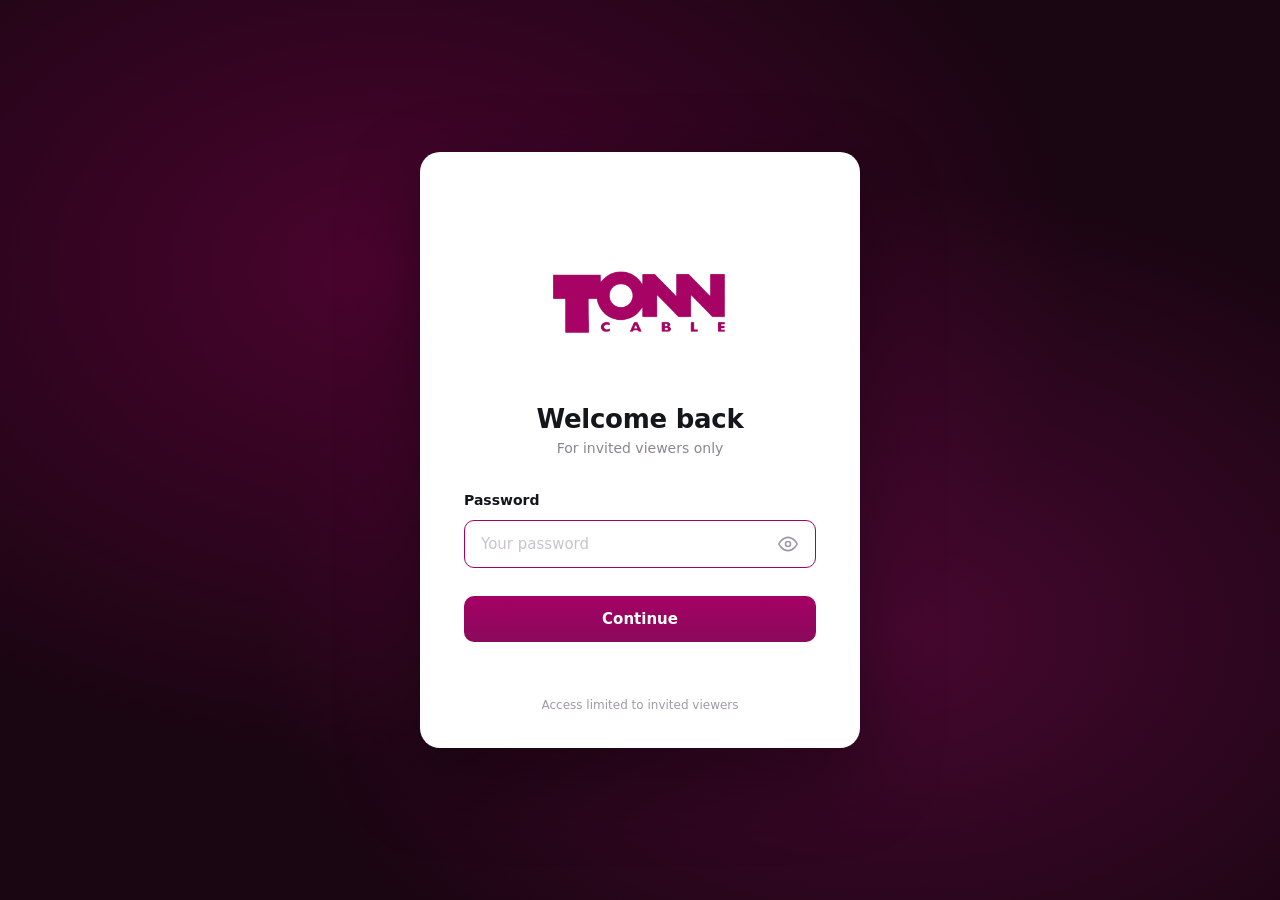
<file: index.html>
<!DOCTYPE html>
<html lang="en">
<head>
<meta charset="utf-8">
<script>(function(){function fail(){location.replace('gate.html?next=index.html');}try{var r=localStorage.getItem('tonn_gate_ok');if(!r){fail();return;}var p=r.split('|');if(p[0]!=='tonn:tonn2025'||!p[1]||Date.now()>parseInt(p[1],10)){localStorage.removeItem('tonn_gate_ok');fail();}}catch(e){fail();}})();</script>
<meta name="viewport" content="width=device-width, initial-scale=1">
<title>Tonn Cable — Get Wired with Industry</title>
<meta name="description" content="How a power cable is made and proven — an immersive look inside Tonn Cable, Malaysia.">
<meta name="theme-color" content="#08060A">
<meta property="og:title" content="Tonn Cable — Get Wired with Industry">
<meta property="og:description" content="How a power cable is made and proven — inside Tonn Cable, Malaysia.">
<meta property="og:type" content="website">
<link rel="icon" href="data:image/svg+xml,%3Csvg xmlns='http://www.w3.org/2000/svg' viewBox='0 0 32 32'%3E%3Ccircle cx='16' cy='16' r='15' fill='%23120A12'/%3E%3Ccircle cx='16' cy='16' r='11' fill='%23CB0A7C'/%3E%3Ccircle cx='16' cy='16' r='5.5' fill='%23E8743B'/%3E%3C/svg%3E">
<link rel="stylesheet" href="css/fonts.css">
<link rel="stylesheet" href="css/cinematic.css">
<link rel="stylesheet" href="css/light.css">
<script>document.documentElement.classList.add('theme-light');</script>
</head>
<body>
  <div class="loader" id="loader">
    <div class="loader__mark"><img src="assets/img/tonn-logo.png" alt="Tonn Cable"></div>
    <div class="loader__wire"><span class="loader__pulse"></span></div>
    <div class="loader__cap">Powering up…</div>
  </div>
  <div class="sbar" id="sbar"></div>
  <a class="nav" href="#welcome" aria-label="Tonn Cable — home" style="display:flex;align-items:center;gap:10px;"><img src="assets/img/tonn-logo.png" alt="Tonn Cable"></a>
  <nav class="topnav" id="topnav" aria-label="Section navigation">
    <div class="topnav__inner">
      <a class="topnav__item" href="#welcome">Welcome</a>
      <a class="topnav__item" href="#intro">Introduction</a>
      <a class="topnav__item" href="#history-title">History</a>
      <a class="topnav__item" href="#products-title">Product Type</a>
      <a class="topnav__item" href="#mfg-title">Manufacturing Process</a>
      <a class="topnav__item" href="#qc-title">QC</a>
      <a class="topnav__item" href="#ref-title">Project Reference</a>
      <a class="topnav__item" href="#insight">Insight</a>
      <a class="topnav__item" href="#reg-update">News</a>
      <a class="topnav__item" href="#contact">Contact</a>
    </div>
  </nav>
  <div class="dots" style="display:none">
    <a class="nav__dot" href="#welcome"></a>
    <a class="nav__dot" href="#intro"></a>
    <a class="nav__dot" href="#company"></a>
    <a class="nav__dot" href="#values"></a>
    <a class="nav__dot" href="#history-title"></a>
    <a class="nav__dot" href="#history"></a>
    <a class="nav__dot" href="#history-timeline"></a>
    <a class="nav__dot" href="#factory"></a>
    <a class="nav__dot" href="#corporate"></a>
    <a class="nav__dot" href="#video"></a>
    <a class="nav__dot" href="#products-title"></a>
    <a class="nav__dot" href="#products"></a>
    <a class="nav__dot" href="#line"></a>
    <a class="nav__dot" href="#process"></a>
    <a class="nav__dot" href="#process-drawing"></a>
    <a class="nav__dot" href="#trials"></a>
    <a class="nav__dot" href="#trials-checks"></a>
    <a class="nav__dot" href="#cert-title"></a>
    <a class="nav__dot" href="#certifications"></a>
    <a class="nav__dot" href="#standards"></a>
    <a class="nav__dot" href="#standard-intro"></a>
    <a class="nav__dot" href="#design-steps"></a>
    <a class="nav__dot" href="#ref-title"></a>
    <a class="nav__dot" href="#references"></a>
    <a class="nav__dot" href="#insight"></a>
    <a class="nav__dot" href="#insight-1"></a>
    <a class="nav__dot" href="#insight-2"></a>
    <a class="nav__dot" href="#undersize"></a>
    <a class="nav__dot" href="#undersize-why"></a>
    <a class="nav__dot" href="#reg-update"></a>
    <a class="nav__dot" href="#contact"></a>
  </div>

  <!-- 0 · WELCOME -->
  <section class="welcome" id="welcome">
    <div class="welcome__aura"></div>
    <svg class="welcome__lines" viewBox="0 0 1440 900" preserveAspectRatio="xMidYMid slice" aria-hidden="true">
      <path class="wl" d="M-40,300 C 360,200 620,440 900,320 S 1320,240 1500,400"/>
      <path class="wl wl--b" d="M-40,560 C 320,460 640,660 960,520 S 1320,440 1500,580"/>
      <path class="wp" d="M-40,300 C 360,200 620,440 900,320 S 1320,240 1500,400"/>
      <path class="wp wp--b" d="M-40,560 C 320,460 640,660 960,520 S 1320,440 1500,580"/>
    </svg>
    <div class="welcome__inner">
      <span class="eyebrow welcome__eyebrow" data-reveal>Power cables · Malaysia · since 2002</span>
      <h1 class="welcome__mark" data-reveal style="--d:.15s">Welcome to</h1>
      <img class="welcome__logo" src="assets/img/tonn-logo.png" alt="Tonn Cable" data-reveal style="--d:.32s">
      <div class="welcome__wire" data-reveal style="--d:.5s"><i></i></div>
    </div>
  </section>


  <!-- 1 · CHAPTER TITLE — COMPANY INTRODUCTION -->
  <section class="chaptitle" id="intro">
    <div class="chaptitle__inner">
      <h2 class="chaptitle__title" data-reveal>Company <em>Introduction</em></h2>
      <div class="chaptitle__rule" data-reveal style="--d:.2s"></div>
    </div>
  </section>


  <!-- 2 · COMPANY -->
  <section class="chapter" id="company">
    <div class="chapter__head">
      <span class="eyebrow" data-reveal>Who we are</span>
      <h2 class="display head--oneline" data-reveal style="--d:.1s">Malaysia's cable maker since <em>2002.</em></h2>
      <p class="lead" data-reveal style="--d:.2s;max-width:none;font-size:clamp(22px,2vw,32px)">Tonn Cable manufactures high-quality power cables — supplying the local market and exporting across Asia and the Middle East, for commercial, industrial and residential projects.</p>
    </div>
    <div class="stats">
      <div class="stat" data-reveal><div class="stat__num"><span data-count="6000">0</span></div><div class="stat__label">Tonnes produced a year</div></div>
      <div class="stat" data-reveal style="--d:.1s"><div class="stat__num"><span data-count="15089300">0</span></div><div class="stat__label">Metres of cable in 2025</div></div>
      <div class="stat" data-reveal style="--d:.2s"><div class="stat__num"><span data-count="470">0</span><i>+</i></div><div class="stat__label">Projects delivered</div></div>
      <div class="stat" data-reveal style="--d:.3s"><div class="stat__num"><span data-count="24">0</span></div><div class="stat__label">Years of experience</div></div>
    </div>
  </section>

  <!-- 09a · CHAPTER TITLE — CERTIFICATE & APPROVED -->
  <section class="chaptitle" id="cert-title">
    <div class="chaptitle__inner">
      <h2 class="chaptitle__title" data-reveal>Certificate &amp; <em>Approved</em></h2>
      <div class="chaptitle__rule" data-reveal style="--d:.2s"></div>
    </div>
  </section>

  <!-- 09 · CERTIFICATIONS -->
  <section class="chapter" id="certifications">
    <div class="chapter__head">
      <span class="eyebrow" data-reveal>Certified &amp; approved</span>
      <h2 class="display head--oneline" data-reveal style="--d:.1s">Every approval <em>that counts.</em></h2>
      <p class="lead" data-reveal style="--d:.2s">From national regulators to international bodies — Tonn Cable holds the certifications that open doors across Malaysia and beyond.</p>
    </div>
    <div class="certslide" style="margin-top:10px"><div class="certtrack">
      <div class="cert" data-cert="assets/img/iso-cert.jpeg"><div class="cert__img"><img loading="lazy" src="assets/img/logos/iso-t.png" alt=""></div><div class="cert__name">ISO 9001:2015</div><div class="cert__tag">Quality</div></div>
      <div class="cert" data-cert="assets/img/bomba-cert.png"><div class="cert__img"><img loading="lazy" src="assets/img/logos/bomba.png" alt=""></div><div class="cert__name">BOMBA</div><div class="cert__tag">Approved</div></div>
      <div class="cert" data-cert="assets/img/sirim-cert.jpeg"><div class="cert__img"><img loading="lazy" src="assets/img/logos/sirim-t.png" alt=""></div><div class="cert__name">SIRIM</div><div class="cert__tag">Certified</div></div>
      <div class="cert" data-cert="assets/img/sirim-eco-cert.jpeg"><div class="cert__img"><img loading="lazy" src="assets/img/logos/sirim-eco-t.png" alt=""></div><div class="cert__name">SIRIM Eco-Label</div><div class="cert__tag">Certified</div></div>
      <div class="cert" data-cert="assets/img/tnb-cert.png"><div class="cert__img"><img loading="lazy" src="assets/img/logos/tnb.png" alt=""></div><div class="cert__name">Tenaga Nasional</div><div class="cert__tag">Approved</div></div>
      <div class="cert" data-cert="assets/img/st-cert.jpeg"><div class="cert__img"><img loading="lazy" src="assets/img/logos/st-t.png" alt=""></div><div class="cert__name">Suruhanjaya Tenaga</div><div class="cert__tag">Approved</div></div>
      <div class="cert" data-cert="assets/img/sesb-cert.jpeg"><div class="cert__img"><img loading="lazy" src="assets/img/logos/sesb-t.png" alt=""></div><div class="cert__name">SESB</div><div class="cert__tag">Approved</div></div>
      <div class="cert" data-cert="assets/img/sarawak-cert.png"><div class="cert__img"><img loading="lazy" src="assets/img/logos/sarawak.svg" alt=""></div><div class="cert__name">Sarawak Energy</div><div class="cert__tag">Approved</div></div>
      <div class="cert" data-cert="assets/img/tuv-cert.png"><div class="cert__img"><img loading="lazy" src="assets/img/logos/tuv-t.png" alt=""></div><div class="cert__name">TÜV SÜD PSB</div><div class="cert__tag">Certified</div></div>
      <div class="cert" data-cert="assets/img/jkr-cert.jpeg"><div class="cert__img"><img loading="lazy" src="assets/img/logos/jkr.png" alt=""></div><div class="cert__name">JKR</div><div class="cert__tag">Listed</div></div>
    </div></div>
  </section>

  <!-- STANDARDS -->
  <section class="chapter chapter--full" id="standards">
    <div class="chapter__head">
      <span class="eyebrow" data-reveal>Standards &amp; Approvals</span>
      <h2 class="display head--oneline" data-reveal style="--d:.1s">Built to every standard <em>that matters.</em></h2>
    </div>
    <div class="stdgrid stdgrid--mini">
      <div class="stdcard" data-reveal><span class="stdcard__org">International Electrotechnical Commission</span><h3>International — IEC</h3></div>
      <div class="stdcard" data-reveal style="--d:.05s"><span class="stdcard__org">British Standards Institution</span><h3>British &amp; European — BS / BS EN</h3></div>
      <div class="stdcard" data-reveal style="--d:.1s"><span class="stdcard__org">Dept. of Standards Malaysia</span><h3>National — Malaysia &amp; Region</h3></div>
    </div>
  </section>

  <!-- 2b · OUR VALUES -->
  <section class="chapter" id="values">
    <div class="chapter__head">
      <span class="eyebrow" data-reveal>What we stand for</span>
      <h2 class="display head--oneline" data-reveal style="--d:.1s">Our <em>values.</em></h2>
      <p class="lead lead--oneline" data-reveal style="--d:.2s">Three commitments that shape how we build cables, treat our customers, and grow our business.</p>
    </div>
    <div class="values">
      <div class="value" data-reveal>
<div class="value__icon" aria-hidden="true">
          <svg viewBox="0 0 48 48" fill="none" stroke="currentColor" stroke-width="2.5" stroke-linecap="round" stroke-linejoin="round"><path d="M24 4 L8 12 v14 c0 10 7 17 16 20 9-3 16-10 16-20 V12 z"/><path d="M17 24 l5 5 9-11"/></svg>
        </div>
        <div class="value__tag">Quality &amp; R&amp;D</div>
        <h3 class="value__name">Built better, year after year</h3>
        <p class="value__body">We invest in continuous research and development so every reel of Tonn cable performs to a higher standard than the last.</p>
        <div class="value__stat"><b>6,000+</b><span>tonnes produced a year</span></div>
      </div>
      <div class="value" data-reveal style="--d:.12s">
        <div class="value__icon" aria-hidden="true">
          <svg viewBox="0 0 48 48" fill="none" stroke="currentColor" stroke-width="2.5" stroke-linecap="round" stroke-linejoin="round"><path d="M24 42 C 14 34 8 26 8 18 A 10 10 0 0 1 24 12 A 10 10 0 0 1 40 18 C 40 26 34 34 24 42 z" opacity=".25"/><path d="M12 30 C 18 24 26 22 34 24"/><path d="M16 22 C 22 18 28 16 34 18"/><circle cx="34" cy="18" r="3"/></svg>
        </div>
        <div class="value__tag">Sustainability</div>
        <h3 class="value__name">Greener cables, verified</h3>
        <p class="value__body">Certified under the SIRIM Eco-Labelling Scheme — proof our production meets Malaysia's stringent environmental standards.</p>
        <div class="value__stat"><b>SIRIM</b><span>eco-labelling certified</span></div>
      </div>
      <div class="value" data-reveal style="--d:.24s">
        <div class="value__icon" aria-hidden="true">
          <svg viewBox="0 0 48 48" fill="none" stroke="currentColor" stroke-width="2.5" stroke-linecap="round" stroke-linejoin="round"><path d="M6 20 h24 v12 h-24 z"/><path d="M30 24 h8 l4 4 v4 h-12 z"/><circle cx="14" cy="34" r="3"/><circle cx="36" cy="34" r="3"/><path d="M6 20 l4-6 h16 l4 6"/></svg>
        </div>
        <div class="value__tag">Service &amp; Delivery</div>
        <h3 class="value__name">On time, every time</h3>
        <p class="value__body">Strategically located in Beranang, backed by responsive customer service and dependable after-sales support at every stage.</p>
        <div class="value__stat"><b>470+</b><span>projects delivered on time</span></div>
      </div>
    </div>
  </section>

  <!-- 3a · CHAPTER TITLE — HISTORY -->
  <section class="chaptitle" id="history-title">
    <div class="chaptitle__inner">
      <h2 class="chaptitle__title" data-reveal>Company <em>History</em></h2>
      <div class="chaptitle__rule" data-reveal style="--d:.2s"></div>
    </div>
  </section>

  <!-- 3b · HISTORY INTRO -->
  <section class="chapter" id="history">
    <div class="chapter__head chapter__head--center">
      <span class="eyebrow" data-reveal>Our story</span>
      <h2 class="display head--oneline" data-reveal style="--d:.1s">From 15,000 to <em>250,000 sq ft.</em></h2>
      <p class="lead lead--oneline" data-reveal style="--d:.2s">Two decades of steady growth, new plants and hard-won certifications.</p>
    </div>
  </section>

  <!-- 3c · TIMELINE -->
  <section class="chapter chapter--full" id="history-timeline">
    <div class="tlhead" data-reveal>
      <span class="tlhead__eyebrow">Milestones</span>
      <h2 class="tlhead__title">Our <em>milestones.</em></h2>
    </div>
    <div class="cabletl" id="cabletl">
      <svg class="cabletl__snake" viewBox="0 0 100 800" preserveAspectRatio="none" aria-hidden="true">
        <defs>
          <linearGradient id="cablejacket" x1="0" y1="0" x2="1" y2="0">
            <stop offset="0%" stop-color="#4a0028"/>
            <stop offset="45%" stop-color="#A50064"/>
            <stop offset="55%" stop-color="#A50064"/>
            <stop offset="100%" stop-color="#4a0028"/>
          </linearGradient>
          <linearGradient id="cableshine" x1="0" y1="0" x2="1" y2="0">
            <stop offset="0%" stop-color="rgba(255,255,255,0)"/>
            <stop offset="45%" stop-color="rgba(255,190,220,.7)"/>
            <stop offset="55%" stop-color="rgba(255,190,220,.7)"/>
            <stop offset="100%" stop-color="rgba(255,255,255,0)"/>
          </linearGradient>
          <linearGradient id="cablecopper" x1="0" y1="0" x2="0" y2="1">
            <stop offset="0%" stop-color="#B87333"/>
            <stop offset="20%" stop-color="#E0974A"/>
            <stop offset="80%" stop-color="#E0974A"/>
            <stop offset="100%" stop-color="#B87333"/>
          </linearGradient>
        </defs>
        <g style="filter:drop-shadow(0 3px 6px rgba(0,0,0,.35)) drop-shadow(0 0 12px rgba(165,0,100,.4))">
          <!-- outer dark rim -->
          <path d="M50 0 C 85 60, 85 140, 50 200 S 15 340, 50 400 S 85 540, 50 600 S 15 740, 50 800"
                stroke="#1a000e" stroke-width="16" fill="none" stroke-linecap="round"/>
          <!-- main magenta jacket -->
          <path d="M50 0 C 85 60, 85 140, 50 200 S 15 340, 50 400 S 85 540, 50 600 S 15 740, 50 800"
                stroke="url(#cablejacket)" stroke-width="14" fill="none" stroke-linecap="round"/>
          <!-- copper conductor peeking through -->
          <path d="M50 0 C 85 60, 85 140, 50 200 S 15 340, 50 400 S 85 540, 50 600 S 15 740, 50 800"
                stroke="url(#cablecopper)" stroke-width="3" fill="none" stroke-linecap="round" opacity=".55"/>
          <!-- highlight shine -->
          <path d="M50 0 C 85 60, 85 140, 50 200 S 15 340, 50 400 S 85 540, 50 600 S 15 740, 50 800"
                stroke="url(#cableshine)" stroke-width="3" fill="none" stroke-linecap="round"/>
        </g>
      </svg>
      <article class="ctstop ctstop--right" data-ct>
        <div class="ctstop__node"></div>
        <div class="ctstop__media ctstop__media--fit"><img loading="lazy" src="assets/img/tl-2002.png" alt=""></div>
        <div class="ctstop__text">
          <div class="ctstop__year">2002</div>
          <div class="ctstop__body">Incorporated with a <b>15,000 sq ft</b> land area.</div>
        </div>
      </article>
      <article class="ctstop ctstop--left" data-ct>
        <div class="ctstop__node"></div>
        <div class="ctstop__media"><img loading="lazy" src="assets/img/pvc insulation.jpg" alt=""></div>
        <div class="ctstop__text">
          <div class="ctstop__year">2003</div>
          <div class="ctstop__body">PVC insulated cable production begins.</div>
        </div>
      </article>
      <article class="ctstop ctstop--right" data-ct>
        <div class="ctstop__node"></div>
        <div class="ctstop__media"><img loading="lazy" src="assets/img/xlpe.jpg" alt=""></div>
        <div class="ctstop__text">
          <div class="ctstop__year">2005–2006</div>
          <div class="ctstop__body">Expanded to a <b>50,000&nbsp;sq&nbsp;ft</b> factory; added PVC &amp; XLPE armoured cables.</div>
        </div>
      </article>
      <article class="ctstop ctstop--left" data-ct>
        <div class="ctstop__node"></div>
        <div class="ctstop__media ctstop__media--logos ctstop__media--sm"><img loading="lazy" src="assets/img/logos/jkr.png" alt=""></div>
        <div class="ctstop__text">
          <div class="ctstop__year">2007</div>
          <div class="ctstop__body">Listed as a <b>JKR-approved</b> supplier — recognised by Malaysia's Public Works Department.</div>
        </div>
      </article>
      <article class="ctstop ctstop--right" data-ct>
        <div class="ctstop__node"></div>
        <div class="ctstop__media ctstop__media--logos"><img loading="lazy" src="assets/img/logos/sirim-t.png" alt=""><img loading="lazy" src="assets/img/logos/st.png" alt=""></div>
        <div class="ctstop__text">
          <div class="ctstop__year">2008</div>
          <div class="ctstop__body">Certified by <b>SIRIM</b> and endorsed by <b>Suruhanjaya Tenaga</b> — Malaysia's cable safety and energy regulators.</div>
        </div>
      </article>
      <article class="ctstop ctstop--left" data-ct>
        <div class="ctstop__node"></div>
        <div class="ctstop__media ctstop__media--logos"><img loading="lazy" src="assets/img/logos/mcma.svg" alt=""><img loading="lazy" src="assets/img/logos/teeam.png" alt=""></div>
        <div class="ctstop__text">
          <div class="ctstop__year">2009</div>
          <div class="ctstop__body">Joined the <b>MCMA</b> and <b>TEEAM</b> — shaping standards alongside Malaysia's cable and electrical industry.</div>
        </div>
      </article>
      <article class="ctstop ctstop--right" data-ct>
        <div class="ctstop__node"></div>
        <div class="ctstop__media ctstop__media--logos ctstop__media--sm"><img loading="lazy" src="assets/img/logos/tuv-t.png" alt=""></div>
        <div class="ctstop__text">
          <div class="ctstop__year">2010</div>
          <div class="ctstop__body">Listed on <b>PLS Singapore</b> (SS 358-3, Lic 00263) via <b>TÜV SÜD PSB</b>.</div>
        </div>
      </article>
      <article class="ctstop ctstop--left" data-ct>
        <div class="ctstop__node"></div>
        <div class="ctstop__media ctstop__media--logos"><img loading="lazy" src="assets/img/brunei-des.jpeg" alt=""><img loading="lazy" src="assets/img/sni-mark.png" alt=""></div>
        <div class="ctstop__text">
          <div class="ctstop__year">2013–2014</div>
          <div class="ctstop__body">Approved by <b>Brunei DES</b>; awarded <b>SNI</b> certification (Indonesia).</div>
        </div>
      </article>
      <article class="ctstop ctstop--right" data-ct>
        <div class="ctstop__node"></div>
        <div class="ctstop__media"><img loading="lazy" src="assets/img/factory.JPG" alt=""></div>
        <div class="ctstop__text">
          <div class="ctstop__year">2015–2016</div>
          <div class="ctstop__body">Moved to a new <b>250,000&nbsp;sq&nbsp;ft</b> factory; began aluminium cable; new copper upcasting plant; <b>ISO 9001:2015</b>.</div>
        </div>
      </article>
      <article class="ctstop ctstop--left" data-ct>
        <div class="ctstop__node"></div>
        <div class="ctstop__media ctstop__media--awards"><img loading="lazy" src="assets/img/enterprise50.png" alt="Enterprise 50 Award 2017"><img loading="lazy" src="assets/img/sinchew.png" alt="Sin Chew Business Excellence Award 2017"></div>
        <div class="ctstop__text">
          <div class="ctstop__year">2017</div>
          <div class="ctstop__body">Recognised as an <b>Enterprise 50</b> winner and honoured at the <b>Sin Chew Business Excellence Awards</b> for manufacturing excellence.</div>
        </div>
      </article>
      <article class="ctstop ctstop--right" data-ct>
        <div class="ctstop__node"></div>
        <div class="ctstop__media"><img loading="lazy" src="assets/img/tonn sarawak.png" alt=""></div>
        <div class="ctstop__text">
          <div class="ctstop__year">2019</div>
          <div class="ctstop__body">Awarded <b>TNB Sijil Guna Pakai</b>; approved for <b>Sarawak Energy's SESCO</b> system; new warehouse in Kuching.</div>
        </div>
      </article>
      <article class="ctstop ctstop--left" data-ct>
        <div class="ctstop__node"></div>
        <div class="ctstop__media ctstop__media--logos"><img loading="lazy" src="assets/img/logos/mof.png" alt=""></div>
        <div class="ctstop__text">
          <div class="ctstop__year">2023</div>
          <div class="ctstop__body">Registered as an <b>MOF-approved supplier &amp; manufacturer</b> — cleared for federal procurement.</div>
        </div>
      </article>
      <article class="ctstop ctstop--right" data-ct>
        <div class="ctstop__node"></div>
        <div class="ctstop__media ctstop__media--logos"><img loading="lazy" src="assets/img/logos/sirim-eco-t.png" alt=""><img loading="lazy" src="assets/img/logos/sesb-t.png" alt=""></div>
        <div class="ctstop__text">
          <div class="ctstop__year">2024–2025</div>
          <div class="ctstop__body">Began <b>Medium Voltage</b> cable; <b>SIRIM Eco-Label</b> &amp; <b>SESB</b> certification.</div>
        </div>
      </article>
      <article class="ctstop ctstop--left" data-ct>
        <div class="ctstop__node"></div>
        <div class="ctstop__media ctstop__media--logos ctstop__media--sm"><img loading="lazy" src="assets/img/logos/tnb.png" alt=""></div>
        <div class="ctstop__text">
          <div class="ctstop__year">2026</div>
          <div class="ctstop__body">Certified for <b>TNB Sijil Guna Pakai (SGP)</b> — <span style="color:var(--fg);font-weight:800">4-core cable, XLPE cable, and underground cable.</span></div>
        </div>
      </article>
    </div>

    <style>
      /* Cable-tape snake timeline with zigzag pop-in */
      .cabletl{position:relative;max-width:1800px;margin:60px auto 0;padding:20px 4vw 60px}
      .cabletl__snake{position:absolute;left:50%;top:0;bottom:0;width:120px;height:100%;transform:translateX(-50%);z-index:1;pointer-events:none}
      .ctstop{position:relative;z-index:2;display:grid;grid-template-columns:1fr 300px 1fr;gap:0;align-items:center;padding:80px 0;min-height:280px;opacity:.22;filter:blur(4px);transition:opacity .5s ease,filter .5s ease}
      .ctstop.is-focus{opacity:1;filter:none}
      .ctstop__node{grid-column:2;justify-self:center;width:36px;height:36px;border-radius:50%;background:#fff;border:5px solid var(--magenta);box-shadow:0 0 0 4px rgba(165,0,100,.14),0 10px 26px rgba(165,0,100,.4);position:relative;z-index:3;transition:transform .3s ease;cursor:pointer}
      .ctstop__node::after{content:"";position:absolute;inset:6px;border-radius:50%;background:radial-gradient(circle,var(--magenta) 0%,#7d0a4d 100%);box-shadow:0 0 10px rgba(165,0,100,.7)}
      .ctstop:hover .ctstop__node{transform:scale(1.18)}
      .ctstop__media{grid-row:1;aspect-ratio:4/3;background:#f3f4f7;border-radius:16px;overflow:hidden;box-shadow:0 16px 40px rgba(0,0,0,.18);opacity:0;transform:translateX(-60px) scale(.9);transition:opacity .7s ease,transform .7s cubic-bezier(.22,.7,.2,1);max-width:100%;width:100%}
      .ctstop__text{grid-row:1;opacity:0;transform:translateX(60px);transition:opacity .7s ease .1s,transform .7s cubic-bezier(.22,.7,.2,1) .1s}
      .ctstop--left .ctstop__media{grid-column:1;justify-self:stretch;margin-right:0;width:100%}
      .ctstop--left .ctstop__text{grid-column:3;justify-self:start;padding-left:0}
      .ctstop--right .ctstop__media{grid-column:3;justify-self:stretch;margin-left:0;width:100%;transform:translateX(60px) scale(.9)}
      .ctstop--right .ctstop__text{grid-column:1;justify-self:end;text-align:right;padding-right:0;transform:translateX(-60px)}
      .ctstop.is-focus .ctstop__media,.ctstop.is-focus .ctstop__text{opacity:1;transform:translateX(0) scale(1)}
      .ctstop__year{font-size:clamp(60px,5.6vw,92px);font-weight:900;color:var(--magenta);letter-spacing:-.025em;line-height:1;font-variant-numeric:tabular-nums;white-space:nowrap;margin-bottom:22px}
      .ctstop__body{font-size:clamp(28px,2.3vw,40px);font-weight:800;line-height:1.35;color:var(--fg);max-width:640px;letter-spacing:-.005em}
      .ctstop--right .ctstop__body{margin-left:auto}
      .ctstop__body b{color:var(--magenta);font-weight:800}
      .ctstop__media img{width:100%;height:100%;object-fit:cover;transition:transform .6s ease}
      .ctstop:hover .ctstop__media img{transform:scale(1.05)}
      .ctstop__media--dual{display:flex;background:#fff;padding:22px;gap:18px;aspect-ratio:16/10;align-items:center;justify-content:center}
      .ctstop__media--dual img{width:auto;height:auto;max-width:45%;max-height:150px;object-fit:contain}
      .ctstop__media--fit{background:#fff;padding:22px;aspect-ratio:4/3;display:flex;align-items:center;justify-content:center}
      .ctstop__media--fit img{width:auto;height:auto;max-width:100%;max-height:100%;object-fit:contain}
      .ctstop:hover .ctstop__media--fit img{transform:none}
      html.theme-light .ctstop__media{background:#eceff3}
      @media(max-width:900px){
        .cabletl__snake{left:24px;right:auto;width:60px}
        .ctstop{grid-template-columns:60px 1fr;gap:20px;padding:36px 0;min-height:auto}
        .ctstop__node{grid-column:1;grid-row:1;align-self:start;margin-top:20px}
        .ctstop__media,.ctstop--left .ctstop__media,.ctstop--right .ctstop__media{grid-column:2;grid-row:1;justify-self:stretch;margin:0 0 16px 0;max-width:100%;transform:translateY(30px) scale(.96)}
        .ctstop__text,.ctstop--left .ctstop__text,.ctstop--right .ctstop__text{grid-column:2;grid-row:2;justify-self:stretch;text-align:left;padding:0;transform:translateY(20px)}
        .ctstop--right .ctstop__body{margin-left:0}
        .ctstop.is-focus .ctstop__media,.ctstop.is-focus .ctstop__text{transform:translateY(0) scale(1)}
        .ctstop__year{font-size:28px}
        .ctstop__body{font-size:17px}
      }
    </style>
    <script>
      (function(){
        var stops = Array.prototype.slice.call(document.querySelectorAll('#cabletl [data-ct]'));
        if (!stops.length) return;
        // Reveal on scroll
        if ('IntersectionObserver' in window) {
          var io = new IntersectionObserver(function(entries){
            entries.forEach(function(e){
              if (e.isIntersecting) { e.target.classList.add('is-in'); io.unobserve(e.target); }
            });
          }, { threshold: 0.15, rootMargin: '0px 0px -80px 0px' });
          stops.forEach(function(s){ io.observe(s); });
        } else {
          stops.forEach(function(s){ s.classList.add('is-in'); });
        }
        // Click any node -> smooth scroll to its stop centered in the viewport,
        // and replay the pop-in animation on the target year so picture + words
        // freshly appear rather than sliding into a pre-revealed state.
        function scrollToStop(i){
          var el = stops[i]; if (!el) return;
          el.classList.remove('is-in');
          void el.offsetWidth; // force reflow so the transition restarts
          var rect = el.getBoundingClientRect();
          var target = window.scrollY + rect.top - (window.innerHeight - rect.height) / 2;
          window.scrollTo({ top: Math.max(0, target), behavior: 'smooth' });
          // trigger the animation slightly after the scroll starts
          setTimeout(function(){ el.classList.add('is-in'); }, 220);
        }
        stops.forEach(function(s, i){
          var node = s.querySelector('.ctstop__node');
          if (!node) return;
          node.setAttribute('role', 'button');
          node.setAttribute('tabindex', '0');
          node.setAttribute('aria-label', 'Go to ' + (s.querySelector('.ctstop__year')||{}).textContent);
          node.addEventListener('click', function(){ scrollToStop(i); });
          node.addEventListener('keydown', function(e){ if (e.key === 'Enter' || e.key === ' ') { e.preventDefault(); scrollToStop(i); } });
        });
        // Build year jump navigator (click any year -> scroll to that stop)
        var jump = document.getElementById('tljump');
        var pills = [];
        if (jump) {
          stops.forEach(function(s, i){
            var yr = (s.querySelector('.ctstop__year')||{}).textContent || '';
            var btn = document.createElement('button');
            btn.type = 'button';
            btn.className = 'tljump__btn';
            btn.textContent = yr;
            btn.setAttribute('aria-label', 'Jump to ' + yr);
            btn.addEventListener('click', function(){ scrollToStop(i); });
            jump.appendChild(btn);
            pills.push(btn);
          });
        }
        // Keyboard: arrow keys jump year-by-year when the timeline is on screen
        var currentIdx = 0;
        function updateCurrent(){
          var mid = window.scrollY + window.innerHeight/2;
          var best = 0, bestDist = Infinity;
          stops.forEach(function(s, i){
            var r = s.getBoundingClientRect();
            var center = window.scrollY + r.top + r.height/2;
            var d = Math.abs(center - mid);
            if (d < bestDist) { bestDist = d; best = i; }
          });
          currentIdx = best;
          stops.forEach(function(s, i){ s.classList.toggle('is-focus', i === best); });
          pills.forEach(function(p, i){ p.classList.toggle('on', i === best); });
        }
        window.addEventListener('scroll', updateCurrent, { passive: true });
        window.addEventListener('resize', updateCurrent);
        updateCurrent();
        function timelineActive(){
          var section = document.getElementById('history-timeline');
          if (!section) return false;
          var r = section.getBoundingClientRect();
          return r.top < window.innerHeight * 0.6 && r.bottom > window.innerHeight * 0.4;
        }
        function firstStopFocused(){
          var el = stops[0]; if (!el) return false;
          var r = el.getBoundingClientRect();
          var center = r.top + r.height/2;
          // consider "on" 2002 if its center is within middle 50% of viewport
          return center > window.innerHeight * 0.25 && center < window.innerHeight * 0.75;
        }
        window.addEventListener('keydown', function(e){
          if (!timelineActive()) return;
          var tag = e.target && e.target.tagName;
          if (tag === 'INPUT' || tag === 'TEXTAREA' || tag === 'SELECT') return;
          var lb = document.getElementById('lightbox');
          if (lb && lb.classList.contains('open')) return;
          var next = e.key === 'ArrowDown' || e.key === 'ArrowRight' || e.key === 'PageDown' || e.key === ' ';
          var prev = e.key === 'ArrowUp' || e.key === 'ArrowLeft' || e.key === 'PageUp';
          if (next){
            // First entry into timeline — snap to 2002 instead of advancing to 2003
            if (currentIdx === 0 && !firstStopFocused()){
              e.preventDefault(); e.stopImmediatePropagation();
              scrollToStop(0);
              return;
            }
            if (currentIdx < stops.length - 1){
              e.preventDefault(); e.stopImmediatePropagation();
              scrollToStop(++currentIdx);
            }
          } else if (prev && currentIdx > 0){
            e.preventDefault(); e.stopImmediatePropagation();
            scrollToStop(--currentIdx);
          }
        }, { capture: true });
      })();
    </script>
    </style>
  </section>


  <!-- 2a · FACTORY BUILDING BAND -->
  <section class="band" id="factory">
    <div class="band__img" style="background-image:url('assets/img/factory.JPG')"></div>
    <div class="band__scrim"></div>
    <div class="band__cap">
      <span class="eyebrow" data-reveal>Our home</span>
      <h2 class="display" data-reveal style="--d:.1s">A 250,000 sq ft factory<br>in <em>Beranang, Selangor.</em></h2>
      <p class="lead" data-reveal style="--d:.2s">Where copper and aluminium are drawn, insulated, armoured and tested under one roof.</p>
    </div>
  </section>

  <!-- 2b · CORPORATE VIDEO (YouTube) -->
  <section class="chapter corp" id="corporate">
    <div class="chapter__head">
      <span class="eyebrow" data-reveal>Watch</span>
      <h2 class="display head--oneline" data-reveal style="--d:.1s">The Tonn Cable <em>corporate film.</em></h2>
    </div>
    <div class="corp__frame" data-reveal>
      <div class="ytfacade" id="ytfacade" data-id="-hvMQo7kL7o" style="background-image:url('https://i.ytimg.com/vi/-hvMQo7kL7o/maxresdefault.jpg')">
        <div class="ytplay"></div>
      </div>
    </div>
    <p class="corp__note" data-reveal>▶ Plays from YouTube — this section needs internet (the rest of the site works fully offline).</p>
  </section>

  <!-- 4b · CHAPTER TITLE — PRODUCT TYPE -->
  <section class="chaptitle" id="products-title">
    <div class="chaptitle__inner">
      <h2 class="chaptitle__title" data-reveal>Product <em>Type</em></h2>
      <div class="chaptitle__rule" data-reveal style="--d:.2s"></div>
    </div>
  </section>

  <!-- 5 · PRODUCTS -->
  <section class="chapter" id="products">
    <div class="chapter__head">
      <span class="eyebrow" data-reveal>What we make</span>
      <h2 class="display head--oneline" data-reveal style="--d:.1s">A cable for every job.</h2>
    </div>
    <div class="prodgrid">
      <div class="prod" data-reveal data-cable="lv"><span class="prod__no">01</span><span class="prod__name">Low Voltage Power Cables (CU/AL)</span><span class="prod__view">View in 3D ⤢</span></div>
      <div class="prod" data-reveal style="--d:.05s" data-cable="mv"><span class="prod__no">02</span><span class="prod__name">Medium Voltage Power Cables</span><span class="prod__view">View in 3D ⤢</span></div>
      <div class="prod" data-reveal style="--d:.1s" data-cable="abc"><span class="prod__no">03</span><span class="prod__name">Aerial Bundled Cables (ABC)</span><span class="prod__view">View in 3D ⤢</span></div>
      <div class="prod" data-reveal style="--d:.15s" data-cable="fr"><span class="prod__no">04</span><span class="prod__name">Fire Resistant (FR) Cables</span><span class="prod__view">View in 3D ⤢</span></div>
      <div class="prod" data-reveal style="--d:.2s" data-cable="frt"><span class="prod__no">05</span><span class="prod__name">Flame Retardant (FRT) Cables</span><span class="prod__view">View in 3D ⤢</span></div>
      <div class="prod" data-reveal style="--d:.25s" data-cable="solar"><span class="prod__no">06</span><span class="prod__name">Solar &amp; DC Cables</span><span class="prod__view">View in 3D ⤢</span></div>
      <div class="prod" data-reveal style="--d:.3s" data-cable="data"><span class="prod__no">07</span><span class="prod__name">Instrumentation &amp; Network</span><span class="prod__view">View in 3D ⤢</span></div>
      <div class="prod" data-reveal style="--d:.35s" data-cable="tape"><span class="prod__no">08</span><span class="prod__name">Copper &amp; Aluminium Tape</span><span class="prod__view">View in 3D ⤢</span></div>
      <div class="prod" data-reveal style="--d:.4s" data-cable="bare"><span class="prod__no">09</span><span class="prod__name">Bare Conductors</span><span class="prod__view">View in 3D ⤢</span></div>
    </div>
  </section>

  <!-- 4c · CHAPTER TITLE — MANUFACTURING PROCESS -->
  <section class="chaptitle" id="mfg-title">
    <div class="chaptitle__inner">
      <h2 class="chaptitle__title" data-reveal>Manufacturing <em>Process</em></h2>
      <div class="chaptitle__rule" data-reveal style="--d:.2s"></div>
    </div>
  </section>

  <!-- 4 · FACTORY VIDEO -->
  <section class="video-sec" id="video">
    <video id="factoryVid" src="assets/video/factory.mp4" muted loop playsinline preload="metadata"></video>
    <button class="video-sec__btn" id="soundBtn">🔊 Sound on</button>
    <div class="video-sec__in">
      <span class="eyebrow" data-reveal>Inside the plant</span>
      <h2 class="display head--oneline" data-reveal style="--d:.1s">See the line in motion.</h2>
      <p data-reveal style="--d:.2s">Real production at our Beranang factory — where copper and aluminium become finished cable.</p>
    </div>
  </section>

  <!-- 7 · THE LINE -->
  <section class="line" id="line">
    <div class="line__sticky">
      <div class="rail"><b></b><b></b><b></b><b></b><b></b></div>
      <div class="stage3d">
        <div class="cable" id="cable">
          <div class="disc disc--sheath"></div><div class="disc disc--armour"></div><div class="disc disc--bedding"></div><div class="disc disc--insulation"></div><div class="disc disc--conductor"></div>
        </div>
        <div class="charged" id="charged"><span class="charged__dot"></span> Live — now it carries power</div>
      </div>
      <div class="stations">
        <div class="station"><div class="station__no">01 / Drawing &amp; stranding</div><div class="station__name">The conductor</div><div class="station__layer"><i style="background:#E0974A"></i> Copper, drawn &amp; bunched</div><p class="station__desc">8 mm copper rod is drawn through dies and twisted into a conductor — the heart that carries the current.</p></div>
        <div class="station"><div class="station__no">02 / Insulation</div><div class="station__name">The insulation</div><div class="station__layer"><i style="background:#C9772A"></i> PVC / XLPE, extruded</div><p class="station__desc">A polymer layer is extruded over the conductor and spark-tested — it stops shock and short circuits.</p></div>
        <div class="station"><div class="station__no">03 / Inner sheath</div><div class="station__name">Inner sheath (bedding)</div><div class="station__layer"><i style="background:#3b3b44;border:1px solid #666"></i> Black PVC, extruded</div><p class="station__desc">A black PVC bedding is extruded over the laid-up cores — a smooth cushion that beds and protects the armour wires.</p></div>
        <div class="station"><div class="station__no">04 / Armouring</div><div class="station__name">The armour</div><div class="station__layer"><i style="background:#AEB6C2"></i> Galvanised Steel Wire / Aluminium Wire</div><p class="station__desc">Steel wires are wound around the bedding — mechanical protection for burial, impact and pressure.</p></div>
        <div class="station"><div class="station__no">05 / Sheathing</div><div class="station__name">The sheath</div><div class="station__layer"><i style="background:#34343c;border:1px solid #666"></i> PVC, the outer skin</div><p class="station__desc">A final sheath is extruded on — the cable's skin against weather, UV and chemicals. It's complete.</p></div>
      </div>
    </div>
  </section>

  <script>
    (function(){
      var line = document.getElementById('line');
      if (!line) return;
      var STEPS = 5, curr = 0;
      function progressAt(i){ return Math.min(0.999, Math.max(0, i / STEPS + 0.5 / STEPS)); }
      function scrollToStep(i){
        var total = line.offsetHeight - window.innerHeight;
        if (total <= 0) return;
        var lineTop = line.getBoundingClientRect().top + window.scrollY;
        var y = lineTop + progressAt(i) * total;
        window.scrollTo({ top: y, behavior: 'smooth' });
      }
      function lineActive(){
        var r = line.getBoundingClientRect();
        return r.top < window.innerHeight * 0.4 && r.bottom > window.innerHeight * 0.6;
      }
      function currentStep(){
        var r = line.getBoundingClientRect();
        var total = line.offsetHeight - window.innerHeight;
        if (total <= 0) return 0;
        var p = Math.min(1, Math.max(0, -r.top / total));
        return Math.min(STEPS - 1, Math.floor(p * STEPS * 0.999));
      }
      window.addEventListener('keydown', function(e){
        if (!lineActive()) return;
        var tag = e.target && e.target.tagName;
        if (tag === 'INPUT' || tag === 'TEXTAREA' || tag === 'SELECT') return;
        var lb = document.getElementById('lightbox');
        if (lb && lb.classList.contains('open')) return;
        var next = e.key === 'ArrowDown' || e.key === 'ArrowRight' || e.key === 'PageDown' || e.key === ' ';
        var prev = e.key === 'ArrowUp' || e.key === 'ArrowLeft' || e.key === 'PageUp';
        curr = currentStep();
        if (next && curr < STEPS - 1){
          e.preventDefault(); e.stopImmediatePropagation();
          scrollToStep(++curr);
        } else if (prev && curr > 0){
          e.preventDefault(); e.stopImmediatePropagation();
          scrollToStep(--curr);
        }
      }, { capture: true });
    })();
  </script>

  <!-- 8 · MANUFACTURING PROCESS — intro -->
  <section class="process-intro" id="process">
    <span class="eyebrow" data-reveal>On the factory floor</span>
    <h2 class="display" data-reveal style="--d:.1s">The full <em>process,</em> start to finish.</h2>
  </section>

  <!-- 8a-i · MANUFACTURING PROCESS · sticky-sidebar layout -->
  <section class="proc" id="process-body">
    <div class="proc__wrap">
      <aside class="proc__nav">
        <div class="proc__navInner">
          <div class="proc__navTitle">The line</div>
          <a class="pnav is-on" href="#process-drawing" data-pn="0"><span class="pnav__no">01</span><span class="pnav__name">Drawing</span></a>
          <a class="pnav" href="#process-bunching" data-pn="1"><span class="pnav__no">02</span><span class="pnav__name">Bunching / Stranding</span></a>
          <a class="pnav" href="#process-insulation" data-pn="2"><span class="pnav__no">03</span><span class="pnav__name">Extruding</span></a>
          <a class="pnav" href="#process-cabling" data-pn="3"><span class="pnav__no">04</span><span class="pnav__name">Cabling</span></a>
          <a class="pnav" href="#process-armouring" data-pn="4"><span class="pnav__no">05</span><span class="pnav__name">Armouring</span></a>
          <a class="pnav" href="#process-packing" data-pn="5"><span class="pnav__no">06</span><span class="pnav__name">Drum packing</span></a>
        </div>
      </aside>

      <div class="proc__content">
        <article class="pstep" id="process-drawing" data-pn="0">
          <div class="pstep__meta">
            <div class="pstep__kicker">01 / Conductor</div>
            <h3 class="pstep__name">Drawing</h3>
            <p class="pstep__desc">The wire rod is reduced through successive dies to the required diameter.</p>
          </div>
          <div class="pstep__gallery">
            <figure class="pshot" data-zoom="assets/img/image100.jpeg"><img loading="lazy" src="assets/img/image100.jpeg" alt=""><figcaption class="pshot__cap">Pay-off</figcaption></figure>
            <figure class="pshot" data-zoom="assets/img/image101.jpeg"><img loading="lazy" src="assets/img/image101.jpeg" alt=""><figcaption class="pshot__cap">Drawing machine</figcaption></figure>
            <figure class="pshot" data-zoom="assets/img/image102.jpeg"><img loading="lazy" src="assets/img/image102.jpeg" alt=""><figcaption class="pshot__cap">Drawing dies</figcaption></figure>
            <figure class="pshot" data-zoom="assets/img/image103.jpeg"><img loading="lazy" src="assets/img/image103.jpeg" alt=""><figcaption class="pshot__cap">Finishing</figcaption></figure>
            <figure class="pshot" data-zoom="assets/img/image104.jpeg"><img loading="lazy" src="assets/img/image104.jpeg" alt=""><figcaption class="pshot__cap">Drawn wires</figcaption></figure>
          </div>
        </article>

        <article class="pstep" id="process-bunching" data-pn="1">
          <div class="pstep__meta">
            <div class="pstep__kicker">02 / Conductor</div>
            <h3 class="pstep__name">Bunching / Stranding</h3>
            <p class="pstep__desc">Wires are twisted together into a flexible conductor, then compacted and stranded into the final bare conductor.</p>
          </div>
          <div class="pstep__gallery">
            <figure class="pshot" data-zoom="assets/img/image105.jpeg"><img loading="lazy" src="assets/img/image105.jpeg" alt=""><figcaption class="pshot__cap">Wire supply</figcaption></figure>
            <figure class="pshot" data-zoom="assets/img/image106.jpeg"><img loading="lazy" src="assets/img/image106.jpeg" alt=""><figcaption class="pshot__cap">Size reduction</figcaption></figure>
            <figure class="pshot" data-zoom="assets/img/image97.jpeg"><img loading="lazy" src="assets/img/image97.jpeg" alt=""><figcaption class="pshot__cap">Wire stranding</figcaption></figure>
            <figure class="pshot" data-zoom="assets/img/image99.jpeg"><img loading="lazy" src="assets/img/image99.jpeg" alt=""><figcaption class="pshot__cap">Final take-up</figcaption></figure>
          </div>
        </article>

        <article class="pstep" id="process-insulation" data-pn="2">
          <div class="pstep__meta">
            <div class="pstep__kicker">03 / Extruding</div>
            <h3 class="pstep__name">Extruding</h3>
            <p class="pstep__desc">Polymer layers are extruded at each stage — insulation over the conductor, bedding over the cores, and the outer sheath to finish.</p>
          </div>
          <div class="pstep__gallery">
            <figure class="pshot" data-zoom="assets/img/image109.jpeg"><img loading="lazy" src="assets/img/image109.jpeg" alt=""><figcaption class="pshot__cap">Wire feeding</figcaption></figure>
            <figure class="pshot" data-zoom="assets/img/image131.jpeg"><img loading="lazy" src="assets/img/image131.jpeg" alt=""><figcaption class="pshot__cap">Extrusion</figcaption></figure>
            <figure class="pshot" data-zoom="assets/img/image111.jpeg"><img loading="lazy" src="assets/img/image111.jpeg" alt=""><figcaption class="pshot__cap">Water cooling</figcaption></figure>
            <figure class="pshot" data-zoom="assets/img/image125.jpeg"><img loading="lazy" src="assets/img/image125.jpeg" alt=""><figcaption class="pshot__cap">Capstan / Pulling Unit</figcaption></figure>
            <figure class="pshot" data-zoom="assets/img/image112.jpeg"><img loading="lazy" src="assets/img/image112.jpeg" alt=""><figcaption class="pshot__cap">Spark tester</figcaption></figure>
            <figure class="pshot" data-zoom="assets/img/image128.jpeg"><img loading="lazy" src="assets/img/image128.jpeg" alt=""><figcaption class="pshot__cap">Take Up Unit</figcaption></figure>
          </div>
        </article>

        <article class="pstep" id="process-cabling" data-pn="3">
          <div class="pstep__meta">
            <div class="pstep__kicker">04 / Cabling</div>
            <h3 class="pstep__name">Cabling</h3>
            <p class="pstep__desc">Insulated cores are laid up together into the cable formation.</p>
          </div>
          <div class="pstep__gallery">
            <figure class="pshot" data-zoom="assets/img/image114.jpeg"><img loading="lazy" src="assets/img/image114.jpeg" alt=""><figcaption class="pshot__cap">Pay-off stand</figcaption></figure>
            <figure class="pshot" data-zoom="assets/img/image116.jpeg"><img loading="lazy" src="assets/img/image116.jpeg" alt=""><figcaption class="pshot__cap">Core assembly</figcaption></figure>
            <figure class="pshot" data-zoom="assets/img/image115.jpeg"><img loading="lazy" src="assets/img/image115.jpeg" alt=""><figcaption class="pshot__cap">Cabling machine</figcaption></figure>
          </div>
        </article>

        <article class="pstep" id="process-armouring" data-pn="4">
          <div class="pstep__meta">
            <div class="pstep__kicker">05 / Armour</div>
            <h3 class="pstep__name">Armouring</h3>
            <p class="pstep__desc">Galvanised steel wires are wound around the core for mechanical protection.</p>
          </div>
          <div class="pstep__gallery">
            <figure class="pshot" data-zoom="assets/img/image121.jpeg"><img loading="lazy" src="assets/img/image121.jpeg" alt=""><figcaption class="pshot__cap">Unwinding drum</figcaption></figure>
            <figure class="pshot" data-zoom="assets/img/image122.jpeg"><img loading="lazy" src="assets/img/image122.jpeg" alt=""><figcaption class="pshot__cap">Armouring machine</figcaption></figure>
            <figure class="pshot" data-zoom="assets/img/image123.jpeg"><img loading="lazy" src="assets/img/image123.jpeg" alt=""><figcaption class="pshot__cap">Guiding</figcaption></figure>
            <figure class="pshot" data-zoom="assets/img/image124.jpeg"><img loading="lazy" src="assets/img/image124.jpeg" alt=""><figcaption class="pshot__cap">Rewinding</figcaption></figure>
          </div>
        </article>

        <article class="pstep" id="process-packing" data-pn="5">
          <div class="pstep__meta">
            <div class="pstep__kicker">06 / Pack</div>
            <h3 class="pstep__name">Drum packing</h3>
            <p class="pstep__desc">Finished cable is wound onto drums, protected and sealed for delivery.</p>
          </div>
          <div class="pstep__gallery">
            <figure class="pshot" data-zoom="assets/img/image134.jpeg"><img loading="lazy" src="assets/img/image134.jpeg" alt=""><figcaption class="pshot__cap">Cable on drum</figcaption></figure>
            <figure class="pshot" data-zoom="assets/img/image135.jpeg"><img loading="lazy" src="assets/img/image135.jpeg" alt=""><figcaption class="pshot__cap">Wooden battens</figcaption></figure>
            <figure class="pshot" data-zoom="assets/img/image136.jpeg"><img loading="lazy" src="assets/img/image136.jpeg" alt=""><figcaption class="pshot__cap">Drum sealing</figcaption></figure>
            <figure class="pshot" data-zoom="assets/img/image137.jpeg"><img loading="lazy" src="assets/img/image137.jpeg" alt=""><figcaption class="pshot__cap">Packed drum</figcaption></figure>
          </div>
        </article>
      </div>
    </div>

    <style>
      .proc{padding:40px 0 140px}
      .proc__wrap{display:grid;grid-template-columns:260px 1fr;gap:80px;max-width:none;margin:0;padding:0;align-items:start}
      .proc__nav{position:sticky;top:100px;align-self:start;padding-left:3vw}
      .proc__navInner{display:flex;flex-direction:column;gap:2px;border-left:1px solid var(--hair);padding-left:0}
      .proc__navTitle{font-size:11px;letter-spacing:.28em;text-transform:uppercase;color:var(--muted);font-weight:800;margin-bottom:22px;padding-left:20px}
      .pnav{display:grid;grid-template-columns:44px 1fr;gap:12px;align-items:baseline;padding:14px 0 14px 20px;text-decoration:none;color:var(--muted);position:relative;transition:color .2s;border-left:3px solid transparent;margin-left:-1px}
      .pnav:hover{color:var(--fg)}
      .pnav.is-on{color:var(--fg);border-left-color:var(--magenta)}
      .pnav__no{font-size:13px;font-weight:900;color:var(--magenta);letter-spacing:.04em;font-variant-numeric:tabular-nums;opacity:.6;transition:opacity .2s}
      .pnav.is-on .pnav__no{opacity:1}
      .pnav__name{font-size:16px;font-weight:800;letter-spacing:-.005em;line-height:1.3}
      .proc__content{display:flex;flex-direction:column;gap:180px;min-width:0;padding-right:4vw;max-width:none}
      .pstep{scroll-margin-top:120px;padding-top:60px}
      .pstep__meta{margin-bottom:36px;padding-bottom:28px;border-bottom:2px solid var(--magenta);max-width:100%}
      .pstep__kicker{font-size:clamp(14px,1.1vw,17px);font-weight:900;letter-spacing:.22em;text-transform:uppercase;color:var(--magenta);margin-bottom:20px}
      .pstep__name{font-size:clamp(44px,4.6vw,80px);font-weight:900;line-height:1.02;letter-spacing:-.025em;color:var(--fg);margin-bottom:24px;overflow-wrap:break-word;word-break:break-word;hyphens:auto}
      .pstep__desc{font-size:clamp(20px,1.6vw,28px);font-weight:700;line-height:1.5;color:var(--fg);max-width:none}
      .pstep__gallery{display:grid;grid-template-columns:repeat(3,1fr);gap:24px}
      @media(max-width:1100px){.pstep__gallery{grid-template-columns:repeat(2,1fr)}}
      @media(max-width:640px){.pstep__gallery{grid-template-columns:1fr;gap:16px}}
      .pstep__gallery .pshot{margin:0;border-radius:14px;overflow:hidden;box-shadow:0 14px 36px rgba(0,0,0,.16);cursor:zoom-in;transition:transform .35s,box-shadow .35s;position:relative;aspect-ratio:4/3;background:#000}
      .pstep__gallery .pshot:hover{transform:translateY(-4px);box-shadow:0 22px 46px rgba(0,0,0,.22)}
      .pstep__gallery .pshot img{width:100%;height:100%;object-fit:cover;display:block;transition:transform .5s}
      .pstep__gallery .pshot:hover img{transform:scale(1.06)}
      .pstep__gallery .pshot__cap{position:absolute;left:0;right:0;bottom:0;padding:34px 22px 20px;font-size:18px;font-weight:800;letter-spacing:.02em;color:#fff;background:linear-gradient(180deg,rgba(0,0,0,0) 0%,rgba(0,0,0,.75) 65%,rgba(0,0,0,.9) 100%);text-shadow:0 2px 10px rgba(0,0,0,.5)}
      @media(max-width:1024px){
        .proc__wrap{grid-template-columns:220px 1fr;gap:40px}
        .pnav__name{font-size:14px}
      }
      @media(max-width:768px){
        .proc__wrap{grid-template-columns:1fr;gap:24px;padding:0 5vw}
        .proc__nav{position:static;margin-bottom:12px}
        .proc__navInner{flex-direction:row;overflow-x:auto;border-left:0;border-bottom:1px solid var(--hair);padding-left:0;padding-bottom:0;gap:0;-webkit-overflow-scrolling:touch;scrollbar-width:none}
        .proc__navInner::-webkit-scrollbar{display:none}
        .proc__navTitle{display:none}
        .pnav{grid-template-columns:auto;gap:2px;text-align:center;padding:12px 16px;border-left:0;border-bottom:3px solid transparent;margin-left:0;flex-shrink:0;min-width:100px}
        .pnav.is-on{border-left:0;border-bottom-color:var(--magenta)}
        .pnav__no{font-size:11px}
        .pnav__name{font-size:12px}
        .proc__content{gap:60px}
        .pstep__gallery{grid-template-columns:1fr 1fr;gap:12px}
      }
    </style>
    <script>
      (function(){
        var nav = document.querySelectorAll('#process-body .pnav');
        var steps = document.querySelectorAll('#process-body .pstep');
        if (!nav.length || !steps.length) return;
        // Highlight sidebar item matching whichever pstep is nearest viewport top
        function updateActive(){
          var y = window.scrollY + 160;
          var idx = 0;
          for (var i = 0; i < steps.length; i++) {
            var top = steps[i].getBoundingClientRect().top + window.scrollY;
            if (top <= y) idx = i; else break;
          }
          nav.forEach(function(n, i){ n.classList.toggle('is-on', i === idx); });
        }
        window.addEventListener('scroll', updateActive, { passive: true });
        window.addEventListener('resize', updateActive);
        updateActive();
        // Smooth scroll with offset for sticky top nav
        function scrollToStep(i){
          var t = steps[i]; if (!t) return;
          var y = t.getBoundingClientRect().top + window.scrollY - 30;
          window.scrollTo({ top: y, behavior: 'smooth' });
        }
        nav.forEach(function(n, i){
          n.addEventListener('click', function(e){
            e.preventDefault();
            scrollToStep(i);
          });
        });
        // Arrow-key stepping when the process section is on screen
        var proc = document.getElementById('process-body');
        function procActive(){
          if (!proc) return false;
          var r = proc.getBoundingClientRect();
          return r.top < window.innerHeight * 0.5 && r.bottom > window.innerHeight * 0.4;
        }
        function currentStep(){
          var y = window.scrollY + 160;
          var idx = 0;
          for (var i = 0; i < steps.length; i++) {
            var t = steps[i].getBoundingClientRect().top + window.scrollY;
            if (t <= y) idx = i; else break;
          }
          return idx;
        }
        window.addEventListener('keydown', function(e){
          if (!procActive()) return;
          var tag = e.target && e.target.tagName;
          if (tag === 'INPUT' || tag === 'TEXTAREA' || tag === 'SELECT') return;
          var lb = document.getElementById('lightbox');
          if (lb && lb.classList.contains('open')) return;
          var next = e.key === 'ArrowDown' || e.key === 'ArrowRight' || e.key === 'PageDown' || e.key === ' ';
          var prev = e.key === 'ArrowUp' || e.key === 'ArrowLeft' || e.key === 'PageUp';
          var curr = currentStep();
          if (next && curr < steps.length - 1){
            e.preventDefault(); e.stopImmediatePropagation();
            scrollToStep(curr + 1);
          } else if (prev && curr > 0){
            e.preventDefault(); e.stopImmediatePropagation();
            scrollToStep(curr - 1);
          }
        }, { capture: true });
      })();
    </script>
  </section>

  <!-- 9a · CHAPTER TITLE — QUALITY CONTROL -->
  <section class="chaptitle" id="qc-title">
    <div class="chaptitle__inner">
      <h2 class="chaptitle__title" data-reveal>Quality <em>Control</em></h2>
      <div class="chaptitle__rule" data-reveal style="--d:.2s"></div>
    </div>
  </section>

  <!-- 9 · QUALITY CONTROL (intro + trials + book) -->
  <section class="chapter trials-intro" id="trials">
    <div class="chapter__head">
      <span class="eyebrow" data-reveal style="font-size:32px;letter-spacing:.25em">Quality control</span>
      <h2 class="display head--oneline" data-reveal style="--d:.1s">Then we <em>prove</em> it.</h2>
      <p class="lead" data-reveal style="--d:.2s">Every cable is measured, stressed and pushed to failure before it ships — so it never fails in the field.</p>
    </div>
    <div class="trials">
      <div class="trial trial--fire" data-reveal><div class="trial__ic">🔥</div><h3>Trial by fire</h3><p>Flame &amp; heat-shock — resists ignition and stops fire spreading.</p></div>
      <div class="trial trial--force" data-reveal style="--d:.1s"><div class="trial__ic">⛓️</div><h3>Trial by force</h3><p>Tensile, elongation &amp; resistance — survives pulling without weakening.</p></div>
      <div class="trial trial--volt" data-reveal style="--d:.2s"><div class="trial__ic">⚡</div><h3>Trial by voltage</h3><p>High-voltage, PD &amp; insulation — no leakage, no breakdown under load.</p></div>
    </div>
  </section>

  <!-- 9b · QC CHECKS -->
  <section class="chapter" id="trials-checks">
    <h3 class="big-statement" data-reveal style="font-size:clamp(48px,5vw,80px);font-weight:900;letter-spacing:-.02em;margin:0 0 24px">Every check we run</h3>
    <p data-reveal style="font-size:clamp(20px,1.6vw,28px);color:var(--fg);font-weight:800;line-height:1.4;margin:0 0 56px;max-width:960px">Testing &amp; inspection grouped by discipline — from dimensional accuracy to fire-survival integrity.</p>

    <div class="qcg" data-reveal>
      <h4 class="qcg__title">Dimensional test</h4>
      <div class="qcg__grid">
        <figure class="qc" data-zoom="assets/img/image140.jpeg"><div class="qc__img"><img loading="lazy" src="assets/img/image140.jpeg" alt=""></div><figcaption class="qc__cap"><b>Projector Machine</b><span>Extruded thickness</span></figcaption></figure>
        <figure class="qc" data-zoom="assets/img/image141.jpeg"><div class="qc__img"><img loading="lazy" src="assets/img/image141.jpeg" alt=""></div><figcaption class="qc__cap"><b>Micrometer</b><span>Wire diameter</span></figcaption></figure>
        <figure class="qc" data-zoom="assets/img/image138.jpeg"><div class="qc__img"><img loading="lazy" src="assets/img/image138.jpeg" alt=""></div><figcaption class="qc__cap"><b>Vernier Caliper</b><span>Digital · conductor diameter</span></figcaption></figure>
        <figure class="qc" data-zoom="assets/img/image139.jpeg"><div class="qc__img"><img loading="lazy" src="assets/img/image139.jpeg" alt=""></div><figcaption class="qc__cap"><b>Diameter Tape</b><span>Overall cable diameter</span></figcaption></figure>
        <figure class="qc" data-zoom="assets/img/qc-tensile.jpg"><div class="qc__img"><img loading="lazy" src="assets/img/qc-tensile.jpg" alt=""></div><figcaption class="qc__cap"><b>Tensile &amp; Elongation Test</b><span>Insulation &amp; sheath strength and stretch</span></figcaption></figure>
      </div>
    </div>

    <div class="qcg" data-reveal>
      <h4 class="qcg__title">Electrical test</h4>
      <div class="qcg__grid">
        <figure class="qc" data-zoom="assets/img/image47.jpeg"><div class="qc__img"><img loading="lazy" src="assets/img/image47.jpeg" alt=""></div><figcaption class="qc__cap"><b>Insulation Resistance</b><span>No leakage current</span></figcaption></figure>
        <figure class="qc" data-zoom="assets/img/qc-pd.jpg"><div class="qc__img"><img loading="lazy" src="assets/img/qc-pd.jpg" alt=""></div><figcaption class="qc__cap"><b>High Voltage &amp; Partial Discharge Test</b><span>Detects internal insulation defects</span></figcaption></figure>
        <figure class="qc" data-zoom="assets/img/image45.jpeg"><div class="qc__img"><img loading="lazy" src="assets/img/image45.jpeg" alt=""></div><figcaption class="qc__cap"><b>Conductor Resistance</b><span>Measurement at 20°C</span></figcaption></figure>
      </div>
    </div>

    <div class="qcg" data-reveal>
      <h4 class="qcg__title">Flame retardant test</h4>
      <div class="qcg__grid">
        <figure class="qc" data-zoom="assets/img/image147.jpeg"><div class="qc__img"><img loading="lazy" src="assets/img/image147.jpeg" alt=""></div><figcaption class="qc__cap"><b>Heat Shrinkage Test</b><span>Shrinkage at 130°C</span></figcaption></figure>
        <figure class="qc" data-zoom="assets/img/image145.jpeg"><div class="qc__img"><img loading="lazy" src="assets/img/image145.jpeg" alt=""></div><figcaption class="qc__cap"><b>Hot Set Test</b><span>Insulation stretch under load, heat &amp; airflow</span></figcaption></figure>
      </div>
    </div>

    <div class="qcg" data-reveal>
      <h4 class="qcg__title">Fire resistance test</h4>
      <div class="qcg__grid">
        <figure class="qc" data-zoom="assets/img/qc-mechshock.jpg"><div class="qc__img"><img loading="lazy" src="assets/img/qc-mechshock.jpg" alt=""></div><figcaption class="qc__cap"><b>Mechanical Shock Test</b><span>Impact resistance of the cable</span></figcaption></figure>
      </div>
    </div>

    <style>
      .qcg{margin-bottom:56px}
      .qcg__title{font-size:clamp(16px,1.4vw,22px);font-weight:900;letter-spacing:.22em;text-transform:uppercase;color:var(--magenta);padding-bottom:16px;border-bottom:2px solid var(--magenta);margin:0 0 28px}
      .qcg__grid{display:grid;grid-template-columns:repeat(4,1fr);gap:22px}
      @media(max-width:1100px){.qcg__grid{grid-template-columns:repeat(3,1fr)}}
      @media(max-width:800px){.qcg__grid{grid-template-columns:repeat(2,1fr);gap:14px}}
      @media(max-width:520px){.qcg__grid{grid-template-columns:1fr}}
      .qcg__list{list-style:none;padding:0;margin:20px 0 0;display:grid;grid-template-columns:repeat(auto-fill,minmax(320px,1fr));gap:0 32px}
      .qcg__list li{padding:14px 0;border-bottom:1px solid var(--hair);display:flex;justify-content:space-between;gap:16px;align-items:baseline}
      .qcg__list b{font-size:16px;font-weight:800;color:var(--fg);flex:1;line-height:1.35}
      .qcg__list span{font-size:13px;color:var(--muted);font-weight:600;letter-spacing:.02em;text-align:right;max-width:60%}
    </style>
    <script>
      (function(){
        var qc = document.getElementById('trials-checks');
        if (!qc) return;
        var groups = Array.prototype.slice.call(qc.querySelectorAll('.qcg'));
        if (!groups.length) return;
        function scrollToGroup(i){
          var t = groups[i]; if (!t) return;
          var y = t.getBoundingClientRect().top + window.scrollY - 30;
          window.scrollTo({ top: y, behavior: 'smooth' });
        }
        function qcActive(){
          var r = qc.getBoundingClientRect();
          return r.top < window.innerHeight * 0.5 && r.bottom > window.innerHeight * 0.4;
        }
        function currentGroup(){
          var y = window.scrollY + 160;
          var idx = 0;
          for (var i = 0; i < groups.length; i++) {
            var t = groups[i].getBoundingClientRect().top + window.scrollY;
            if (t <= y) idx = i; else break;
          }
          return idx;
        }
        window.addEventListener('keydown', function(e){
          if (!qcActive()) return;
          var tag = e.target && e.target.tagName;
          if (tag === 'INPUT' || tag === 'TEXTAREA' || tag === 'SELECT') return;
          var lb = document.getElementById('lightbox');
          if (lb && lb.classList.contains('open')) return;
          var next = e.key === 'ArrowDown' || e.key === 'ArrowRight' || e.key === 'PageDown' || e.key === ' ';
          var prev = e.key === 'ArrowUp' || e.key === 'ArrowLeft' || e.key === 'PageUp';
          var curr = currentGroup();
          if (next && curr < groups.length - 1){
            e.preventDefault(); e.stopImmediatePropagation();
            scrollToGroup(curr + 1);
          } else if (prev && curr > 0){
            e.preventDefault(); e.stopImmediatePropagation();
            scrollToGroup(curr - 1);
          }
        }, { capture: true });
      })();
    </script>
  </section>

  <!-- 10a · CHAPTER TITLE — PROJECT REFERENCE -->
  <section class="chaptitle" id="ref-title">
    <div class="chaptitle__inner">
      <h2 class="chaptitle__title" data-reveal>Project <em>Reference</em></h2>
      <div class="chaptitle__rule" data-reveal style="--d:.2s"></div>
    </div>
  </section>

  <!-- 10 · PROJECT REFERENCES -->
  <section class="chapter" id="references">
    <div class="chapter__head">
      <span class="eyebrow" data-reveal>Project references</span>
      <h2 class="display head--oneline" data-reveal style="--d:.1s">Powering Malaysia's <em>landmarks.</em></h2>
      <p class="lead" data-reveal style="--d:.2s">From commercial towers to hospitals, data centres and transit lines — Tonn Cable runs through the projects the country depends on.</p>
    </div>
    <div class="projgrid">
      <figure class="pcard" data-reveal data-zoom="assets/img/image14.png"><div class="pcard__img" style="background-image:url('assets/img/image14.png')"></div><figcaption class="pcard__cap"><b>Merdeka 118</b><span>Commercial tower</span></figcaption></figure>
      <figure class="pcard" data-reveal style="--d:.05s" data-zoom="assets/img/pavilion-bukit-jalil.jpg"><div class="pcard__img" style="background-image:url('assets/img/pavilion-bukit-jalil.jpg')"></div><figcaption class="pcard__cap"><b>Pavilion Bukit Jalil</b><span>Commercial building</span></figcaption></figure>
      <figure class="pcard" data-reveal style="--d:.1s" data-zoom="assets/img/ytl-kulai.jpg"><div class="pcard__img" style="background-image:url('assets/img/ytl-kulai.jpg')"></div><figcaption class="pcard__cap"><b>YTL Kulai Data Center</b><span>Data centre</span></figcaption></figure>
      <figure class="pcard" data-reveal style="--d:.15s" data-zoom="assets/img/penjara-taiping.jpg"><div class="pcard__img" style="background-image:url('assets/img/penjara-taiping.jpg')"></div><figcaption class="pcard__cap"><b>Penjara Taiping</b><span>Government building</span></figcaption></figure>
      <figure class="pcard" data-reveal style="--d:.2s" data-zoom="assets/img/mrt-feeder-bus.jpg"><div class="pcard__img" style="background-image:url('assets/img/mrt-feeder-bus.jpg')"></div><figcaption class="pcard__cap"><b>MRT Feeder Bus Depot Desa Tun Razak</b><span>Infrastructure</span></figcaption></figure>
      <figure class="pcard" data-reveal style="--d:.25s" data-zoom="assets/img/image12.png"><div class="pcard__img" style="background-image:url('assets/img/image12.png')"></div><figcaption class="pcard__cap"><b>Sg Sireh Water Treatment Plant</b><span>Water treatment</span></figcaption></figure>
      <figure class="pcard" data-reveal style="--d:.3s" data-zoom="assets/img/ministry-home-affairs.jpg"><div class="pcard__img" style="background-image:url('assets/img/ministry-home-affairs.jpg')"></div><figcaption class="pcard__cap"><b>Ministry of Home Affairs</b><span>Government building</span></figcaption></figure>
      <figure class="pcard" data-reveal style="--d:.35s" data-zoom="assets/img/hospital-putrajaya.png"><div class="pcard__img" style="background-image:url('assets/img/hospital-putrajaya.png')"></div><figcaption class="pcard__cap"><b>Hospital Putrajaya</b><span>Government building</span></figcaption></figure>
      <figure class="pcard" data-reveal style="--d:.4s" data-zoom="assets/img/istana-kuala-kangsar.jpg"><div class="pcard__img" style="background-image:url('assets/img/istana-kuala-kangsar.jpg')"></div><figcaption class="pcard__cap"><b>Istana Kuala Kangsar</b><span>Royal palace</span></figcaption></figure>
      <figure class="pcard" data-reveal style="--d:.5s" data-zoom="assets/img/msu-medical-centre.jpg"><div class="pcard__img" style="background-image:url('assets/img/msu-medical-centre.jpg')"></div><figcaption class="pcard__cap"><b>MSU Medical Centre</b><span>Healthcare</span></figcaption></figure>
      <figure class="pcard" data-reveal style="--d:.55s" data-zoom="assets/img/mrt-sungai-buloh.jpg"><div class="pcard__img" style="background-image:url('assets/img/mrt-sungai-buloh.jpg')"></div><figcaption class="pcard__cap"><b>MRT Sungai Buloh</b><span>Infrastructure</span></figcaption></figure>
      <figure class="pcard" data-reveal style="--d:.6s" data-zoom="assets/img/razak-city-residences.jpg"><div class="pcard__img" style="background-image:url('assets/img/razak-city-residences.jpg')"></div><figcaption class="pcard__cap"><b>Razak City Residences</b><span>Residential</span></figcaption></figure>
    </div>
    <div style="text-align:center;margin-top:48px" data-reveal>
      <a href="projects/index.html" target="_blank" rel="noopener" style="display:inline-flex;align-items:center;gap:10px;padding:12px 0;background:transparent;color:var(--fg);border-bottom:2px solid var(--magenta);font-weight:700;font-size:15px;letter-spacing:.12em;text-transform:uppercase;text-decoration:none;transition:color .2s" onmouseover="this.style.color='var(--magenta)'" onmouseout="this.style.color='var(--fg)'">More project references <span style="font-size:18px;color:var(--magenta)">→</span></a>
    </div>
  </section>

  <!-- 9b · INSIGHT -->
  <section class="process-intro" id="insight">
    <span class="eyebrow" data-reveal>Before we go further</span>
    <h2 class="display" data-reveal style="--d:.1s;font-size:clamp(64px,7vw,120px);line-height:.95;letter-spacing:-.03em"><em>Insight</em></h2>
    <p class="lead" data-reveal style="--d:.2s;max-width:820px;margin:20px auto 0;text-align:center">A quick look at something most buyers never see — what really goes inside a cable, and why it matters.</p>
  </section>

  <!-- 9c · INSIGHT · 01 · PVC vs XLPE -->
  <section class="chapter insightblk" id="insight-1" data-icon="⚡">
    <div class="insightblk__in">
      <h3 class="insightblk__title" data-reveal>PVC <em>vs</em> XLPE</h3>
      <p class="insightblk__sub" data-reveal style="--d:.1s">Two insulation materials — different characteristics, different applications.</p>
      <div class="split" data-reveal style="--d:.2s">
        <div class="split__side split__side--pvc">
          <div class="split__tag">PVC</div>
          <div class="split__big">70<sup>°C</sup></div>
          <div class="split__lbl">Max operating temperature</div>
          <ul class="split__specs">
            <li>Thermoplastic</li>
            <li>Short-circuit 160°C</li>
            <li>Economical &amp; flexible</li>
            <li>Indoor · LV · control</li>
          </ul>
          <div class="split__foot">Baseline spec</div>
        </div>
        <div class="split__side split__side--xlpe">
          <div class="split__tag">XLPE</div>
          <div class="split__big">90<sup>°C</sup></div>
          <div class="split__lbl">Max operating · 130°C emergency</div>
          <ul class="split__specs">
            <li>Thermoset · high-heat capable</li>
            <li>Short-circuit 250°C</li>
            <li>15–30% higher ampacity</li>
            <li>Long runs · high load · MV</li>
          </ul>
          <div class="split__foot">Premium spec</div>
        </div>
      </div>
      <div class="insightblk__foot" data-reveal style="--d:.3s">IEC 60502-1 · MS 2103 · MS 2112</div>
    </div>
  </section>

  <!-- 9d · INSIGHT · 02 · MICA TAPE -->
  <section class="chapter insightblk" id="insight-2" data-icon="🔥">
    <div class="insightblk__in">
      <h3 class="insightblk__title" data-reveal>Fire-Resistant <em>MICA</em> Tape</h3>
      <p class="insightblk__sub" data-reveal style="--d:.1s">Circuit integrity for life-safety systems.</p>
      <div class="split" data-reveal style="--d:.2s">
        <div class="split__side split__side--pvc">
          <div class="split__tag">STANDARD CABLE</div>
          <div class="split__big">3<sup>min</sup></div>
          <div class="split__lbl">Before circuit fails under fire</div>
          <ul class="split__specs">
            <li>Insulation melts under flame</li>
            <li>Conductor exposed &amp; shorts</li>
            <li>Circuit breaks · alarm cuts out</li>
            <li>Life-safety systems go dark</li>
          </ul>
          <div class="split__foot">Fails in seconds</div>
        </div>
        <div class="split__side split__side--xlpe">
          <div class="split__tag">MICA FIRE-RESISTANT</div>
          <div class="split__big">180<sup>min</sup></div>
          <div class="split__lbl">Circuit integrity at 950°C</div>
          <ul class="split__specs">
            <li>Ceramic MICA barrier wraps the conductor</li>
            <li>Insulation burns · circuit holds</li>
            <li>Rated 950°C for 3 hours</li>
            <li>Alarms, sprinklers, lifts keep running</li>
          </ul>
          <div class="split__foot">Buys 3 hours</div>
        </div>
      </div>
      <div class="insightblk__apps insightblk__apps--chip" data-reveal style="--d:.3s">
        <span class="app-chip">
          <svg class="app-chip__icon" viewBox="0 0 24 24" fill="none" stroke="currentColor" stroke-width="2" stroke-linecap="round" stroke-linejoin="round"><path d="M18 8A6 6 0 0 0 6 8c0 7-3 9-3 9h18s-3-2-3-9"/><path d="M13.73 21a2 2 0 0 1-3.46 0"/><path d="M12 2v1"/></svg>
          Fire alarms
        </span>
        <span class="app-chip">
          <svg class="app-chip__icon" viewBox="0 0 24 24" fill="none" stroke="currentColor" stroke-width="2" stroke-linecap="round" stroke-linejoin="round"><path d="M9 18h6"/><path d="M10 22h4"/><path d="M15 8a3 3 0 1 0-6 0c0 1.66 1.34 3 3 5v2"/><line x1="12" y1="2" x2="12" y2="4"/><line x1="4.22" y1="4.22" x2="5.64" y2="5.64"/><line x1="1" y1="12" x2="3" y2="12"/><line x1="23" y1="12" x2="21" y2="12"/><line x1="19.78" y1="4.22" x2="18.36" y2="5.64"/></svg>
          Emergency lighting
        </span>
        <span class="app-chip">
          <svg class="app-chip__icon" viewBox="0 0 24 24" fill="none" stroke="currentColor" stroke-width="2" stroke-linecap="round" stroke-linejoin="round"><path d="M12 2.69l5.66 5.66a8 8 0 1 1-11.31 0z"/></svg>
          Sprinklers
        </span>
        <span class="app-chip">
          <svg class="app-chip__icon" viewBox="0 0 24 24" fill="none" stroke="currentColor" stroke-width="2" stroke-linecap="round" stroke-linejoin="round"><circle cx="12" cy="12" r="9"/><path d="M12 12l4-4"/><path d="M12 7v1"/><path d="M12 16v1"/><path d="M7 12h1"/><path d="M16 12h1"/></svg>
          Fire pumps
        </span>
        <span class="app-chip">
          <svg class="app-chip__icon" viewBox="0 0 24 24" fill="none" stroke="currentColor" stroke-width="2" stroke-linecap="round" stroke-linejoin="round"><rect x="3" y="3" width="18" height="18" rx="3"/><path d="M8 10l4-4 4 4"/><path d="M8 14l4 4 4-4"/></svg>
          Lifts
        </span>
        <span class="app-chip">
          <svg class="app-chip__icon" viewBox="0 0 24 24" fill="none" stroke="currentColor" stroke-width="2" stroke-linecap="round" stroke-linejoin="round"><path d="M17.7 7.7a2.5 2.5 0 1 1 1.8 4.3H2"/><path d="M9.6 4.6A2 2 0 1 1 11 8H2"/><path d="M12.6 19.4A2 2 0 1 0 14 16H2"/></svg>
          Smoke extraction
        </span>
        <span class="app-chip">
          <svg class="app-chip__icon" viewBox="0 0 24 24" fill="none" stroke="currentColor" stroke-width="2" stroke-linecap="round" stroke-linejoin="round"><path d="M3 11l18-5v12L3 13v-2z"/><path d="M11.6 16.8a3 3 0 1 1-5.8-1.6"/></svg>
          PA / voice evacuation
        </span>
      </div>
      <div class="insightblk__foot" data-reveal style="--d:.4s">IEC 60331 · BS 6387 CWZ</div>
    </div>
  </section>

  <!-- INSIGHT · Cable Armouring -->
  <section class="chapter insightblk" id="insight-3" data-icon="⛓">
    <div class="insightblk__in">
      <h3 class="insightblk__title" data-reveal>Cable <em>Armouring</em></h3>
      <p class="insightblk__sub" data-reveal style="--d:.1s">Mechanical protection and earth continuity.</p>

      <div class="armour__grid" data-reveal style="--d:.2s">
        <div class="armour__card">
          <div class="armour__tag">SWA</div>
          <div class="armour__name">Steel Wire Armour</div>
          <div class="armour__use">Multi-core · direct-buried · duct</div>
          <ul class="armour__pts">
            <li>Made of steel — safe for multi-core AC circuits</li>
            <li>Resists crushing, impact &amp; rodents</li>
            <li>Earth-continuity return path</li>
          </ul>
        </div>
        <div class="armour__card armour__card--hi">
          <div class="armour__tag">AWA</div>
          <div class="armour__name">Aluminium Wire Armour</div>
          <div class="armour__use">Single-core AC · non-magnetic</div>
          <ul class="armour__pts">
            <li>Made of aluminium — no wasted heat on single-core</li>
            <li>Lighter than SWA</li>
            <li>Required for single-core AC circuits</li>
          </ul>
        </div>
        <div class="armour__card">
          <div class="armour__tag">STA</div>
          <div class="armour__name">Steel Tape Armour</div>
          <div class="armour__use">Light protection · flexible runs</div>
          <ul class="armour__pts">
            <li>Thinner profile than SWA</li>
            <li>Indoor tray or conduit with light mechanical risk</li>
            <li>Flexible routing</li>
          </ul>
        </div>
        <div class="armour__card armour__card--note">
          <div class="armour__tag armour__tag--muted">WHEN NOT NEEDED</div>
          <div class="armour__name">Unarmoured</div>
          <div class="armour__use">Indoor tray · conduit · protected routes</div>
          <ul class="armour__pts">
            <li>Mechanical protection provided externally</li>
            <li>Not all underground installations require armour</li>
            <li>Select based on installation environment</li>
          </ul>
        </div>
      </div>

      <div class="armour__foot" data-reveal style="--d:.35s">
        <span class="armour__std">IEC 60502-1 · MS 2103 · BS 6346</span>
        <span class="armour__earth">Earthing — bonded at both ends (typical)</span>
      </div>
    </div>
  </section>

  <style>
    .armour__grid{display:grid;grid-template-columns:repeat(4,1fr);gap:20px;margin:0 0 36px}
    @media(max-width:1100px){.armour__grid{grid-template-columns:repeat(2,1fr)}}
    @media(max-width:640px){.armour__grid{grid-template-columns:1fr}}
    .armour__card{background:rgba(165,0,100,.06);border:1px solid var(--magenta);border-radius:18px;padding:32px 28px;display:flex;flex-direction:column;gap:12px;box-shadow:0 0 0 1px var(--magenta),0 12px 40px rgba(165,0,100,.15);transition:transform .3s,box-shadow .3s}
    html.theme-light .armour__card{background:rgba(165,0,100,.06)}
    .armour__card--note{opacity:1}
    .armour__tag{font-size:14px;font-weight:900;letter-spacing:.26em;text-transform:uppercase;color:var(--magenta);margin-bottom:6px}
    .armour__tag--muted{color:var(--muted)}
    .armour__name{font-size:clamp(26px,2.1vw,36px);font-weight:900;color:var(--fg);line-height:1.05;letter-spacing:-.015em}
    .armour__use{font-size:17px;font-weight:800;color:var(--magenta);letter-spacing:.03em;margin-bottom:8px}
    .armour__card--hi .armour__use{color:var(--magenta)}
    .armour__card--note .armour__use{color:var(--muted)}
    .armour__pts{list-style:none;padding:0;margin:0;display:flex;flex-direction:column;gap:12px}
    .armour__pts li{font-size:clamp(17px,1.35vw,21px);font-weight:700;color:var(--fg);line-height:1.4;padding-left:20px;position:relative}
    .armour__pts li::before{content:"·";position:absolute;left:0;color:var(--magenta);font-weight:900;font-size:1.4em;line-height:1}
    .armour__foot{display:flex;gap:40px;align-items:center;flex-wrap:wrap;padding-top:28px;border-top:1px solid var(--hair)}
    .armour__std{font-size:15px;font-weight:900;letter-spacing:.06em;color:var(--muted)}
    .armour__earth{font-size:15px;font-weight:700;color:var(--muted)}
  </style>

  <style>
    .insightblk{position:relative;overflow:hidden;min-height:88vh;display:flex;align-items:center;padding:6vh 0}
    .insightblk::before{content:attr(data-icon);position:absolute;right:-60px;top:50%;transform:translateY(-50%);font-size:min(52vw,720px);opacity:.045;line-height:1;pointer-events:none;filter:blur(1px);z-index:0}
    .insightblk__in{position:relative;z-index:1;display:block;width:100%;max-width:1600px;margin:0 auto;padding:0 6vw}
    .insightblk__num{display:inline-block;font-size:.55em;font-weight:900;color:var(--magenta);letter-spacing:-.02em;font-variant-numeric:tabular-nums;margin-right:.5em;vertical-align:baseline;opacity:.85}
    .insightblk__title{font-size:clamp(52px,6.2vw,88px);margin:6px 0 22px;line-height:1;font-weight:900;color:var(--fg);letter-spacing:-.015em}
    .insightblk__title--nowrap{white-space:nowrap;font-size:clamp(32px,4.4vw,64px)}
    .insightblk__title em{color:var(--magenta);font-style:italic;font-weight:800}
    .insightblk__sub{color:var(--fg);font-weight:700;font-size:clamp(22px,1.7vw,28px);border-bottom:2px solid rgba(255,45,120,.35);padding-bottom:24px;margin:0 0 44px;max-width:1200px;line-height:1.4}
    .insightblk__cmp{display:grid;grid-template-columns:1fr 80px 1fr;gap:40px;align-items:center;margin-bottom:34px;width:100%}
    .insightblk__side{padding:6px 4px}
    .insightblk__tag{display:inline-block;padding:7px 20px;border-radius:99px;background:rgba(150,150,160,.15);font-size:15px;font-weight:800;letter-spacing:.16em;color:var(--muted)}
    .insightblk__tag--hi{background:var(--magenta);color:#fff}
    .insightblk__big{font-size:clamp(70px,7.5vw,110px);font-weight:900;line-height:.95;margin:14px 0 18px;letter-spacing:-.025em;color:var(--fg)}
    .insightblk__side--hi .insightblk__big{color:var(--magenta)}
    .insightblk__side ul{list-style:none;padding:0;margin:0;font-size:clamp(18px,1.35vw,22px);line-height:1.7;color:var(--muted);font-weight:700}
    .insightblk__side ul li{position:relative;padding-left:20px}
    .insightblk__side ul li::before{content:"•";position:absolute;left:0;color:var(--magenta);font-weight:900;font-size:1.2em;line-height:1.4}
    .insightblk__vs{font-size:32px;color:var(--magenta);font-weight:800;font-style:italic;opacity:.5;display:flex;align-items:center;justify-content:center;align-self:center;width:100%}
    .insightblk__stats{display:grid;grid-template-columns:repeat(3,1fr);gap:40px;margin:0 0 40px;width:100%}
    .insightblk__stat b{display:block;font-size:clamp(70px,7.5vw,110px);font-weight:900;color:var(--magenta);line-height:.95;letter-spacing:-.025em}
    .insightblk__stat b i{font-size:.4em;font-style:normal;opacity:.7;margin-left:6px}
    .insightblk__stat span{display:block;margin-top:10px;font-size:13px;letter-spacing:.24em;text-transform:uppercase;color:var(--muted)}
    .insightblk__line{font-size:clamp(20px,1.5vw,24px);line-height:1.55;color:var(--fg);opacity:.92;margin:0 0 30px;max-width:900px}
    .insightblk__line b{color:var(--fg);font-weight:800;opacity:1}
    .insightblk__line b.mica-grey{color:var(--muted);font-weight:700;opacity:.85}
    .insightblk__apps{display:flex;flex-wrap:wrap;gap:10px;margin-bottom:32px;max-width:1000px}
    .insightblk__apps span{font-size:14px;padding:8px 16px;background:rgba(20,20,30,.45);border:1px solid rgba(255,45,120,.3);border-radius:99px;color:var(--fg);letter-spacing:.03em;font-weight:600;box-shadow:0 2px 8px rgba(0,0,0,.12)}
    html.theme-light .insightblk__apps span{background:#fff;border-color:rgba(255,45,120,.35);color:var(--fg);box-shadow:0 2px 10px rgba(0,0,0,.07)}
    .insightblk__apps--chip{display:flex;flex-wrap:wrap;gap:12px 16px;max-width:100%;background:transparent;border:0;padding:24px 0;margin:28px 0;border-top:1px solid var(--hair);border-bottom:1px solid var(--hair)}
    .insightblk__apps--chip span{background:rgba(255,45,120,.06);border:1px solid rgba(255,45,120,.22);border-radius:10px;padding:9px 18px;font-size:13px;font-weight:700;letter-spacing:.05em;color:var(--fg);text-transform:uppercase;position:relative;display:inline-flex;align-items:center;gap:10px;box-shadow:0 2px 8px rgba(0,0,0,.04);transition:all .25s ease}
    .insightblk__apps--chip span::before{display:none}
    .insightblk__apps--chip span:hover{color:var(--magenta);background:rgba(255,45,120,.14);border-color:rgba(255,45,120,.45);transform:translateY(-2px);box-shadow:0 4px 14px rgba(255,45,120,.15)}
    .app-chip__icon{width:18px;height:18px;flex-shrink:0;color:var(--magenta);transition:transform .25s ease}
    .insightblk__apps--chip span:hover .app-chip__icon{transform:scale(1.15)}
    html.theme-light .insightblk__apps--chip{background:transparent}
    html.theme-light .insightblk__apps--chip span{background:rgba(255,255,255,.9);border-color:rgba(255,45,120,.25);box-shadow:0 2px 10px rgba(0,0,0,.05)}
    html.theme-light .insightblk__apps--chip span:hover{background:#fff;border-color:var(--magenta);box-shadow:0 4px 16px rgba(255,45,120,.2)}
    .insightblk__foot{font-size:13px;letter-spacing:.3em;text-transform:uppercase;color:var(--muted);padding-top:24px;border-top:1px solid var(--hair);max-width:1000px}
    .insightblk__2col{display:grid;grid-template-columns:1.05fr 1fr;gap:clamp(32px,4vw,64px);align-items:center}
    .insightblk__right{display:flex;flex-direction:column;gap:24px;align-items:center;width:100%}
    .insightblk__stats--vert{display:flex;justify-content:space-between;gap:clamp(12px,1.5vw,20px);width:100%;max-width:600px}
    .insightblk__stats--vert .insightblk__stat{text-align:center;flex:1;padding:22px 10px;background:linear-gradient(180deg,rgba(255,45,120,.09),rgba(255,45,120,.02));border:1px solid rgba(255,45,120,.25);border-radius:14px;box-shadow:0 6px 20px rgba(0,0,0,.08)}
    html.theme-light .insightblk__stats--vert .insightblk__stat{background:linear-gradient(180deg,#fff,#fdf5f8);border-color:rgba(255,45,120,.28);box-shadow:0 8px 22px rgba(0,0,0,.06)}
    .insightblk__stats--vert .insightblk__stat b{font-size:clamp(48px,5vw,72px);font-weight:900;background:linear-gradient(180deg,var(--magenta),#c01a70);-webkit-background-clip:text;background-clip:text;-webkit-text-fill-color:transparent;line-height:1;letter-spacing:-.03em}
    .insightblk__stats--vert .insightblk__stat b i{font-size:.35em;color:var(--magenta);-webkit-text-fill-color:var(--magenta);opacity:.8;margin-left:4px}
    .insightblk__stats--vert .insightblk__stat span{display:block;font-size:11px;letter-spacing:.28em;margin-top:10px;text-transform:uppercase;font-weight:800;color:var(--fg);opacity:.75}
    .mica-xsec{width:100%;display:flex;flex-direction:column;align-items:center;gap:8px}
    #micaCable3d{width:100%;aspect-ratio:1/1;max-width:520px;cursor:grab;background:transparent}
    .mica-xsec__hint{font-size:11px;letter-spacing:.2em;text-transform:uppercase;color:var(--muted);opacity:.7}
    @media(max-width:900px){.insightblk{min-height:auto;padding:8vh 0}.insightblk__in{padding:0 6vw}.insightblk__2col{grid-template-columns:1fr;gap:32px}.insightblk__cmp{grid-template-columns:1fr;gap:28px}.insightblk__vs{display:none;padding-top:0}.insightblk__num{font-size:110px}.insightblk__stats{gap:36px}.insightblk__stats--vert{flex-wrap:wrap}}

    /* PVC vs XLPE — split-screen face-off */
    .split{display:grid;grid-template-columns:1fr 1fr;gap:2px;border-radius:22px;overflow:hidden;box-shadow:0 24px 60px rgba(0,0,0,.08);margin:34px 0 32px;position:relative;background:var(--hair)}
    .split__side{padding:clamp(36px,4.5vw,64px) clamp(28px,3.5vw,52px);display:flex;flex-direction:column;gap:18px;position:relative;transition:transform .4s ease}
    .split__side--pvc{background:linear-gradient(180deg,#eeeef2 0%,#e4e4ea 100%);color:#15151c}
    .split__side--xlpe{background:linear-gradient(180deg,#fff5fa 0%,#ffe1ef 100%);color:#15151c;position:relative}
    .split__side--xlpe::before{content:"";position:absolute;left:0;top:0;bottom:0;width:6px;background:var(--magenta)}
    .split__tag{font-size:15px;font-weight:900;letter-spacing:.32em;text-transform:uppercase;color:#57525d}
    .split__side--xlpe .split__tag{color:var(--magenta)}
    .split__big{font-size:clamp(90px,10vw,150px);font-weight:900;line-height:.9;letter-spacing:-.03em;color:#15151c;margin-top:-4px}
    .split__big sup{font-size:.32em;vertical-align:top;top:.6em;position:relative;font-weight:800;color:#57525d;margin-left:6px}
    .split__side--xlpe .split__big{color:var(--magenta)}
    .split__side--xlpe .split__big sup{color:var(--magenta);opacity:.7}
    .split__lbl{font-size:13px;letter-spacing:.16em;text-transform:uppercase;color:#57525d;font-weight:800;padding-bottom:20px;border-bottom:1px solid rgba(0,0,0,.12);margin-bottom:6px}
    .split__side--xlpe .split__lbl{border-color:rgba(165,0,100,.22)}
    .split__specs{list-style:none;padding:0;margin:0;display:flex;flex-direction:column;gap:12px}
    .split__specs li{font-size:clamp(18px,1.5vw,24px);font-weight:800;color:#15151c;line-height:1.35;padding-left:26px;position:relative}
    .split__specs li::before{content:"";position:absolute;left:0;top:.7em;width:10px;height:2px;background:#57525d}
    .split__side--xlpe .split__specs li::before{background:var(--magenta);height:3px}
    .split__foot{margin-top:auto;padding-top:24px;font-size:11px;letter-spacing:.28em;text-transform:uppercase;color:#57525d;font-weight:800}
    .split__side--xlpe .split__foot{color:var(--magenta)}
    html.theme-light .split{box-shadow:0 20px 50px rgba(0,0,0,.10)}
    html.theme-light .split__side--pvc{background:linear-gradient(180deg,#f6f6f8 0%,#eceef2 100%)}
    html.theme-light .split__side--xlpe{background:linear-gradient(180deg,#fff8fb 0%,#ffe4ef 100%)}
    @media(max-width:800px){.split{grid-template-columns:1fr;gap:2px}.split__side--xlpe::before{width:100%;height:4px;top:0;bottom:auto}}
  </style>


  <!-- 10 · UNDERSIZED CABLE — intro -->
  <section class="process-intro" id="undersize">
    <span class="eyebrow undersize__eyebrow" data-reveal>A hidden danger</span>
    <h2 class="display" data-reveal style="--d:.1s;font-size:clamp(52px,5.5vw,96px);line-height:.95;letter-spacing:-.03em"><em>Sub-Standard</em> Cable<span style="display:block;font-size:.42em;font-weight:600;opacity:.75;margin-top:.4em;letter-spacing:.06em;color:var(--muted)">Undersize Cable</span></h2>
  </section>

  <!-- 10b · UNDERSIZED CABLE — content -->
  <section class="chapter" id="undersize-content" style="padding-top:6vh">
    <div class="chapter__head">
      <h2 class="display head--oneline" data-reveal>Same outside. <em>Less inside.</em></h2>
      <p class="lead" data-reveal style="--d:.1s">An <strong style="color:var(--magenta);font-weight:900;font-style:normal">undersized cable</strong> carries less copper than the standard requires — yet looks identical from the outside. You can't tell by eye; you only find out when it fails.</p>
    </div>
    <p class="cmp__lead" data-reveal>Same cable, same outer diameter — only the copper inside is different.</p>
    <div class="cmp">
      <figure class="cmp__item cmp__item--bad" data-reveal>
        <div class="cmp__pic" id="us3dBad"></div>
        <figcaption><span class="cmp__tag cmp__tag--bad">Undersized</span><b>Less copper inside — smaller conductor, lower purity</b></figcaption>
      </figure>
      <figure class="cmp__item cmp__item--good" data-reveal style="--d:.1s">
        <div class="cmp__pic" id="us3dGood"></div>
        <figcaption><span class="cmp__tag cmp__tag--good">Standard size</span><b>Full copper — built to the rated size &amp; purity</b></figcaption>
      </figure>
    </div>
  </section>

  <!-- 10c · WHY IS IT STILL AROUND — root-cause chain -->
  <section class="chapter undersize-risks" id="undersize-why">
    <h3 class="undersize__sub" data-reveal>Why is it still around?</h3>
    <div class="chain" data-reveal style="--d:.1s">
      <div class="chain__step">
        <div class="chain__num">01</div>
        <b>Cost-cutting</b>
        <span>Copper is expensive, so some makers quietly use less of it — and the outside diameter still looks the same.</span>
      </div>
      <div class="chain__step">
        <div class="chain__num">02</div>
        <b>Price pressure</b>
        <span>In a crowded, price-driven market, quality gets compromised to stay the cheapest quote.</span>
      </div>
      <div class="chain__step">
        <div class="chain__num">03</div>
        <b>Low awareness</b>
        <span>Many buyers don't check the current rating, standard or conductor size — so undersized cable slips through.</span>
      </div>
      <div class="chain__step">
        <div class="chain__num">04</div>
        <b>Weak enforcement</b>
        <span>Standards exist but aren't strictly policed, so non-compliant cable keeps circulating.</span>
      </div>
    </div>
    <p class="chain__caption" data-reveal style="--d:.35s">Cheap copper wins because nobody checks — and nobody enforces.</p>
  </section>

  <!-- 10d · WHAT IT CAN CAUSE — escalation ladder -->
  <section class="chapter undersize-risks" id="undersize-causes">
    <h3 class="undersize__sub" data-reveal>If you choose undersized, here's what it can cause</h3>
    <div class="ladder" data-reveal style="--d:.1s">
      <div class="rung rung--l1">
        <div class="rung__bar"><span></span></div>
        <div class="rung__lvl">Mild</div>
        <b>Voltage drop</b>
        <span>Resistance steals voltage at the load — motors run slow, lights dim, sensitive equipment misbehaves.</span>
      </div>
      <div class="rung rung--l2">
        <div class="rung__bar"><span></span><span></span></div>
        <div class="rung__lvl">Damaging</div>
        <b>Overheating</b>
        <span>Too small to carry the full current → higher resistance → more heat → melted insulation.</span>
      </div>
      <div class="rung rung--l3">
        <div class="rung__bar"><span></span><span></span><span></span></div>
        <div class="rung__lvl">Costly</div>
        <b>Shorter lifespan</b>
        <span>Constant overheating ages the insulation faster, so the cable fails years earlier than it should.</span>
      </div>
      <div class="rung rung--l4">
        <div class="rung__bar"><span></span><span></span><span></span><span></span></div>
        <div class="rung__lvl">Worst case</div>
        <b>Fire hazard</b>
        <span>Worst case — the insulation burns through, the conductor is exposed, and a fire can start.</span>
      </div>
    </div>
    <p class="undersize__note" data-reveal>Tonn Cable supplies full-size conductors, built to standard — what's marked on the cable is what's inside.</p>
  </section>

  <style>
    /* WHY — 2×2 grid */
    .chain{display:grid;grid-template-columns:repeat(2,1fr);gap:26px;align-items:stretch;margin:24px 0 30px}
    @media(max-width:700px){.chain{grid-template-columns:1fr}}
    .chain__step{background:#fff;border:2px solid var(--magenta);border-radius:20px;padding:44px 40px;display:flex;flex-direction:column;gap:16px;box-shadow:0 12px 36px rgba(0,0,0,.08);color:#15151c}
    .chain__num{font-size:15px;font-weight:900;letter-spacing:.28em;color:var(--magenta)}
    .chain__step b{font-size:clamp(30px,2.6vw,44px);font-weight:900;color:#15151c;line-height:1.05;letter-spacing:-.015em}
    .chain__step span{font-size:clamp(18px,1.4vw,22px);font-weight:700;color:#15151c;line-height:1.5;opacity:.92}
    .chain__caption{font-size:clamp(22px,1.8vw,32px);font-weight:800;color:var(--magenta);font-style:italic;text-align:center;margin:10px 0 0;padding-top:24px;border-top:1px solid var(--hair)}

    /* CAUSES — escalation ladder */
    .ladder{display:flex;flex-direction:column;gap:18px;margin:24px 0 30px}
    .rung{display:grid;grid-template-columns:140px 160px minmax(240px,1fr) 2fr;gap:32px;align-items:center;background:rgba(0,0,0,.03);border:1px solid var(--hair);border-radius:18px;padding:32px 36px;transition:transform .3s ease,box-shadow .3s ease}
    html.theme-light .rung{background:#f7f7fa}
    @media(max-width:900px){.rung{grid-template-columns:1fr;gap:14px;padding:26px 26px}}
    .rung__bar{display:flex;gap:7px;align-items:center}
    .rung__bar span{display:block;width:20px;height:44px;border-radius:5px;background:var(--magenta);opacity:.9}
    .rung__lvl{font-size:15px;font-weight:900;letter-spacing:.24em;text-transform:uppercase;color:var(--magenta)}
    .rung b{font-size:clamp(30px,2.6vw,44px);font-weight:900;color:var(--fg);line-height:1.05;letter-spacing:-.015em}
    .rung span:last-child{font-size:clamp(17px,1.35vw,22px);font-weight:700;color:var(--fg);line-height:1.5;opacity:.9}
    .rung--l1{opacity:.9}
    .rung--l2{background:rgba(165,0,100,.05);border-color:rgba(165,0,100,.35)}
    html.theme-light .rung--l2{background:rgba(165,0,100,.05)}
    .rung--l3{background:rgba(165,0,100,.09);border-color:rgba(165,0,100,.6)}
    html.theme-light .rung--l3{background:rgba(165,0,100,.09)}
    .rung--l4{background:rgba(165,0,100,.14);border:1px solid var(--magenta);box-shadow:0 0 0 1px var(--magenta),0 16px 40px rgba(165,0,100,.22);transform:scale(1.01)}
    html.theme-light .rung--l4{background:rgba(165,0,100,.12)}
    .rung--l4 b{color:var(--magenta)}
  </style>

  <!-- 11a · DESIGN TO STANDARD (intro) -->
  <section class="chapter chapter--full stdintro" id="standard-intro">
    <div class="stdintro__in">
      <h2 class="display stdintro__title">We don't just design a cable.<br>We design to <em>standard.</em></h2>
      <p class="lead stdintro__cap">Every conductor size, insulation thickness and test is fixed by published standards and specifications — not guesswork. That discipline is what separates a manufacturer from a maker.</p>
    </div>
  </section>

  <!-- 11b · SIX STEPS -->
  <section class="chapter chapter--full" id="design-steps">
    <div class="chapter__head">
      <span class="eyebrow" data-reveal>How we design a cable</span>
      <h2 class="display head--oneline" data-reveal style="--d:.1s">Six steps — every one <em>governed.</em></h2>
    </div>
    <div class="govgrid">
      <div class="govcard" data-reveal><div class="govcard__no">01</div><h3>Define Requirements</h3><p>Voltage, current &amp; load, environment and installation method — set by the project and customer spec.</p><span class="govtag">Project spec</span></div>
      <div class="govcard" data-reveal style="--d:.05s"><div class="govcard__no">02</div><h3>Select Governing Standard</h3><p>Match the cable type to its standard before a single dimension is fixed.</p><span class="govtag">IEC · BS · MS</span></div>
      <div class="govcard" data-reveal style="--d:.1s"><div class="govcard__no">03</div><h3>Size the Conductor</h3><p>Cross-section chosen for current-carrying capacity and maximum resistance limits.</p><span class="govtag">IEC 60228 · 60287</span></div>
      <div class="govcard" data-reveal style="--d:.15s"><div class="govcard__no">04</div><h3>Design Insulation, Sheath &amp; Armour</h3><p>Material and minimum thickness set by the standard for the voltage class.</p><span class="govtag">IEC 60502 · BS 5467</span></div>
      <div class="govcard" data-reveal style="--d:.2s"><div class="govcard__no">05</div><h3>Verify by Testing</h3><p>Type, routine and sample tests prove the design actually meets the standard.</p><span class="govtag">IEC 60332 · 60331</span></div>
      <div class="govcard" data-reveal style="--d:.25s"><div class="govcard__no">06</div><h3>Certify &amp; Approve</h3><p>Third-party certification and utility approval before it reaches the market.</p><span class="govtag">SIRIM · TÜV SÜD · TNB</span></div>
    </div>
  </section>

  <!-- 11b-news · REGULATORY UPDATE -->
  <section class="chapter newsflash" id="reg-update">
    <span class="newsflash__bar" aria-hidden="true"></span>
    <div class="chapter__head">
      <span class="newsbadge" data-reveal><span class="newsbadge__dot"></span>Updated news</span>
      <h2 class="display head--oneline newsflash__title" data-reveal style="--d:.1s">New cable colours, <em>by 2029.</em></h2>
      <span class="newssrc" data-reveal style="--d:.18s">Industry update · Suruhanjaya Tenaga</span>
    </div>
    <div class="newsgrid">
      <article class="newscard newscard--lead" data-reveal style="--d:.15s">
        <span class="newscard__kicker">Directive ST No. 11/2026 · Electricity Supply Act 1990 [Act&nbsp;447]</span>
        <p class="newscard__body">The Energy Commission has adopted the <b>IEC&nbsp;60445</b> cable colour code for all electrical wiring in Malaysia. From <b>1&nbsp;January&nbsp;2026</b> the old or new colours may be used — a grace period to switch over.</p>
        <div class="newsdate">
          <span class="newsdate__label">Mandatory from</span>
          <span class="newsdate__day">1 Jan 2029</span>
          <span class="newsdate__note">Every new, additional or upgraded installation must follow the new colour code.</span>
        </div>
      </article>
      <article class="newscard newscard--swap" data-reveal style="--d:.2s">
        <span class="newscard__kicker">Old → New · per IEC&nbsp;60445</span>
        <ul class="swaplist">
          <li class="swap"><span class="swap__role">Phase L1</span><span class="sw" style="--c:#CB3B2E">Red</span><span class="swap__arr">→</span><span class="sw" style="--c:#6B4327">Brown</span></li>
          <li class="swap"><span class="swap__role">Phase L2</span><span class="sw" style="--c:#E0A93B">Yellow</span><span class="swap__arr">→</span><span class="sw" style="--c:#1C1C1C">Black</span></li>
          <li class="swap"><span class="swap__role">Phase L3</span><span class="sw" style="--c:#2E6FC0">Blue</span><span class="swap__arr">→</span><span class="sw" style="--c:#9AA0A6">Grey</span></li>
          <li class="swap"><span class="swap__role">Neutral N</span><span class="sw" style="--c:#1C1C1C">Black</span><span class="swap__arr">→</span><span class="sw" style="--c:#2E6FC0">Blue</span></li>
          <li class="swap"><span class="swap__role">Earth PE</span><span class="sw sw--ge">Green-Yellow</span><span class="swap__arr swap__arr--same">=</span><span class="swap__same">Unchanged</span></li>
        </ul>
      </article>
    </div>
    <p class="newsfoot" data-reveal style="--d:.3s">Source — Suruhanjaya Tenaga, Arahan ST No.&nbsp;11/2026. Non-compliance is an offence under s.50E of Act&nbsp;447.<span class="newsfoot__pen">(fine up to RM200,000, up to 2 years' imprisonment, or both).</span></p>
  </section>

  <!-- 13 · CONTACT -->
  <section class="contact" id="contact">
    <div class="contact__glow"></div>
    <h2 class="contact__hero" data-reveal>
      <span class="contact__l1">Let's get wired,</span>
      <span class="contact__l2">with <img class="contact__logo" src="assets/img/tonn-logo.png" alt="Tonn Cable"></span>
    </h2>
    <div class="contact__rows">
      <div class="crow" data-reveal style="--d:.2s"><span>Email</span><a href="mailto:enquiry@tonncable.com">enquiry@tonncable.com</a></div>
      <div class="crow" data-reveal style="--d:.3s"><span>Phone</span><b>(603) 8766 9888</b></div>
      <div class="crow" data-reveal style="--d:.4s"><span>Web</span><a href="https://www.tonncable.com">www.tonncable.com</a></div>
    </div>
    <p class="contact__by" data-reveal style="--d:.5s">by Business Development Department</p>
    <p class="foot" data-reveal style="--d:.6s">Tonn Cable Sdn Bhd · Beranang, Selangor, Malaysia</p>
  </section>
  <style>
    .contact__hero{display:flex;flex-direction:column;align-items:center;gap:16px;font-size:clamp(64px,8vw,128px);font-weight:900;letter-spacing:-.02em;line-height:1.02;margin-bottom:56px}
    .contact__l1{color:var(--fg)}
    .contact__l2{display:inline-flex;align-items:center;gap:24px;color:var(--magenta);font-style:italic}
    .contact__logo{height:.9em;width:auto;display:inline-block;vertical-align:middle}
    .contact__by{margin-top:80px;font-size:17px;font-weight:800;letter-spacing:.24em;text-transform:uppercase;color:var(--magenta);text-align:center}
  </style>

  <div class="certmodal" id="certmodal">
    <button class="certmodal__close" type="button" aria-label="Close">×</button>
    <div class="certmodal__inner">
      <div class="certmodal__logo"><img alt=""><div class="certmodal__title"></div></div>
      <div class="certmodal__doc"><img alt="Certificate"></div>
    </div>
  </div>

  <div class="lightbox" id="lightbox"><div class="lightbox__stage"><img class="lightbox__img" alt=""></div><div class="lightbox__3d" id="lb3d"></div><div class="lightbox__cap" id="lbCap"></div><span class="lightbox__hint">Arrow keys to navigate · Esc or click to close</span><button class="lb-prev" id="lbPrev" aria-label="Previous">&#8592;</button><button class="lb-next" id="lbNext" aria-label="Next">&#8594;</button></div>
  <style>
    .lightbox__cap{position:absolute;left:0;right:0;bottom:76px;text-align:center;color:#fff;font-size:17px;font-weight:800;letter-spacing:.04em;padding:0 40px;text-shadow:0 2px 12px rgba(0,0,0,.8);pointer-events:none;opacity:0;transition:opacity .25s}
    .lightbox.has-gallery .lightbox__cap,.lightbox.open:not(.mode3d) .lightbox__cap{opacity:1}
    .lightbox__cap:empty{opacity:0}
  </style>

  <script src="assets/js/three.min.js"></script>
  <script src="js/cable3d.js"></script>
  <script src="js/products3d.js"></script>
  <script src="js/undersize3d.js"></script>
  <script src="js/cinematic.js"></script>
  <script src="js/presenter.js"></script>
  <button class="theme-toggle" id="themeToggle" title="Toggle light/dark">🌙</button>
  <script>
    (function(){
      var btn = document.getElementById('themeToggle');
      var light = localStorage.getItem('theme') === 'light';
      if(light){ document.documentElement.classList.add('theme-light'); btn.textContent='☀️'; }
      btn.addEventListener('click', function(){
        light = !light;
        document.documentElement.classList.toggle('theme-light', light);
        btn.textContent = light ? '☀️' : '🌙';
        localStorage.setItem('theme', light ? 'light' : 'dark');
      });
    })();
  </script>
  <script>
    (function(){
      var el = document.getElementById('micaCable3d');
      if (!el || !window.ProductCable3D) return;
      var P = window.ProductCable3D, lb3d = document.getElementById('lb3d'), inMica = false, didMount = false;
      function showInMica() {
        if (inMica) { P.start(); return; }
        if (!didMount) { P.mount(el); didMount = true; } else { P.remount(el); }
        P.show('fr'); P.setZoom(6); P.resize(); P.start(); inMica = true;
      }
      new IntersectionObserver(function(es){
        es.forEach(function(e){
          if (e.isIntersecting) showInMica();
          else if (inMica) { P.stop(); }
        });
      }, {threshold: 0.15}).observe(el);
      document.querySelectorAll('[data-cable]').forEach(function(card){
        card.addEventListener('click', function(){
          if (inMica && lb3d) { P.remount(lb3d); inMica = false; }
        });
      });
    })();
  </script>
  <script>
    (function(){
      var sec = document.getElementById('standard-intro');
      if(!sec) return;
      var title = sec.querySelector('.stdintro__title');
      var cap = sec.querySelector('.stdintro__cap');
      // build token list from the title (preserving <br> and <em>)
      var tokens = [];
      (function walk(node, em){
        Array.prototype.forEach.call(node.childNodes, function(n){
          if(n.nodeType === 3){ n.textContent.split('').forEach(function(ch){ tokens.push({ch:ch, em:em}); }); }
          else if(n.tagName === 'BR'){ tokens.push({br:true}); }
          else if(n.tagName === 'EM'){ walk(n, true); }
          else walk(n, em);
        });
      })(title, false);
      // prep caption words
      var words = cap.textContent.trim().split(/\s+/);
      cap.innerHTML = words.map(function(w){ return '<span class="ww">'+w+'</span>'; }).join(' ');
      Array.prototype.forEach.call(cap.querySelectorAll('.ww'), function(s, i){ s.style.animationDelay = (i*0.09)+'s'; });

      function typeTitle(done){
        title.innerHTML = ''; title.classList.add('typing');
        var i = 0, emSpan = null;
        var timer = setInterval(function(){
          if(i >= tokens.length){ clearInterval(timer); title.classList.remove('typing'); done && done(); return; }
          var t = tokens[i++];
          if(t.br){ title.appendChild(document.createElement('br')); emSpan = null; return; }
          if(t.em){ if(!emSpan){ emSpan = document.createElement('em'); title.appendChild(emSpan); } emSpan.appendChild(document.createTextNode(t.ch)); }
          else { emSpan = null; title.appendChild(document.createTextNode(t.ch)); }
        }, 75);
      }
      var played = false;
      var io = new IntersectionObserver(function(entries){
        entries.forEach(function(e){
          if(e.isIntersecting && !played){ played = true; typeTitle(function(){ cap.classList.add('wave-go'); }); }
        });
      }, { threshold: 0.4 });
      io.observe(sec);
    })();
  </script>

  <script>
  /* Top nav — smooth scroll + scrollspy highlight */
  (function(){
    var nav = document.getElementById('topnav');
    if (!nav) return;
    var items = [].slice.call(nav.querySelectorAll('.topnav__item'));
    var targets = items.map(function(a){
      var id = a.getAttribute('href').replace('#','');
      return document.getElementById(id);
    });

    items.forEach(function(a, i){
      a.addEventListener('click', function(e){
        var t = targets[i]; if (!t) return;
        e.preventDefault();
        var y = t.getBoundingClientRect().top + window.scrollY - 60;
        window.scrollTo({top: Math.max(0, y), behavior: 'instant'});
        // Immediately mark clicked tab as active (don't wait for scrollspy to catch up)
        items.forEach(function(x, j){ x.classList.toggle('on', j === i); });
        window.__navLock = i;
        setTimeout(function(){ window.__navLock = null; }, 800);
      });
    });

    function update(){
      // Respect a fresh tab click (navLock) so the clicked tab stays highlighted briefly
      if (window.__navLock != null) {
        items.forEach(function(a, i){ a.classList.toggle('on', i === window.__navLock); });
        return;
      }
      var line = window.scrollY + 120;
      var best = 0;
      targets.forEach(function(t, i){
        if (!t) return;
        var top = window.scrollY + t.getBoundingClientRect().top;
        if (top <= line) best = i;
      });
      items.forEach(function(a, i){ a.classList.toggle('on', i === best); });
    }
    window.addEventListener('scroll', update, {passive:true});
    window.addEventListener('resize', update);
    update();
  })();
  </script>

  <script>
  /* Chapter-bounded scrolling — user can only scroll within one chapter; must click a tab to switch */
  (function(){
    var chapters = [
      ['welcome'],
      ['intro','company','cert-title','certifications','standards','values'],
      ['history-title','history','history-timeline','factory','corporate'],
      ['products-title','products'],
      ['mfg-title','video','line','process','process-body'],
      ['qc-title','trials','trials-checks'],
      ['ref-title','references'],
      ['insight','insight-1','insight-2','insight-3','undersize','undersize-why','standard-intro','design-steps'],
      ['reg-update'],
      ['contact']
    ];
    var sectionToChap = {};
    chapters.forEach(function(c, i){ c.forEach(function(id){ sectionToChap[id] = i; }); });
    var currentChap = 0;

    function getBounds(){
      var ids = chapters[currentChap];
      var first = document.getElementById(ids[0]);
      var last = document.getElementById(ids[ids.length - 1]);
      if (!first || !last) return null;
      var topOff = first.getBoundingClientRect().top + window.scrollY;
      var lastRect = last.getBoundingClientRect();
      var botOff = lastRect.top + window.scrollY + lastRect.height - window.innerHeight;
      return {top: Math.max(0, topOff - 20), bot: Math.max(0, botOff + 20)};
    }

    // Sync current chapter based on where user is (initial load, tab click, hash change)
    function syncFromScroll(){
      var y = window.scrollY + window.innerHeight/3;
      var found = 0;
      chapters.forEach(function(c, i){
        var first = document.getElementById(c[0]);
        if (first && first.getBoundingClientRect().top + window.scrollY <= y) found = i;
      });
      currentChap = found;
    }
    syncFromScroll();

    document.querySelectorAll('.topnav__item').forEach(function(a){
      a.addEventListener('click', function(){
        var id = a.getAttribute('href').replace('#','');
        if (id in sectionToChap) currentChap = sectionToChap[id];
      });
    });

    // Block wheel past chapter boundary
    window.addEventListener('wheel', function(e){
      var b = getBounds(); if (!b) return;
      var y = window.scrollY;
      if (e.deltaY < 0 && y <= b.top + 2) e.preventDefault();
      if (e.deltaY > 0 && y >= b.bot - 2) e.preventDefault();
    }, {passive: false});

    // Block keyboard scroll past boundary
    window.addEventListener('keydown', function(e){
      var tag = e.target && e.target.tagName;
      if (tag === 'INPUT' || tag === 'TEXTAREA' || tag === 'SELECT') return;
      var down = e.key === 'ArrowDown' || e.key === 'PageDown' || e.key === ' ';
      var up = e.key === 'ArrowUp' || e.key === 'PageUp';
      if (!down && !up) return;
      var b = getBounds(); if (!b) return;
      var y = window.scrollY;
      if (down && y >= b.bot - 2) e.preventDefault();
      if (up && y <= b.top + 2) e.preventDefault();
    });

    // Fallback: clamp scroll position on any overshoot (touch, momentum, etc.)
    var raf = null;
    window.addEventListener('scroll', function(){
      if (raf) return;
      raf = requestAnimationFrame(function(){
        var b = getBounds();
        if (b) {
          var y = window.scrollY;
          if (y < b.top - 10) window.scrollTo(0, b.top);
          else if (y > b.bot + 10) window.scrollTo(0, b.bot);
        }
        raf = null;
      });
    }, {passive: true});
  })();
  </script>
</body>
</html>
</file>
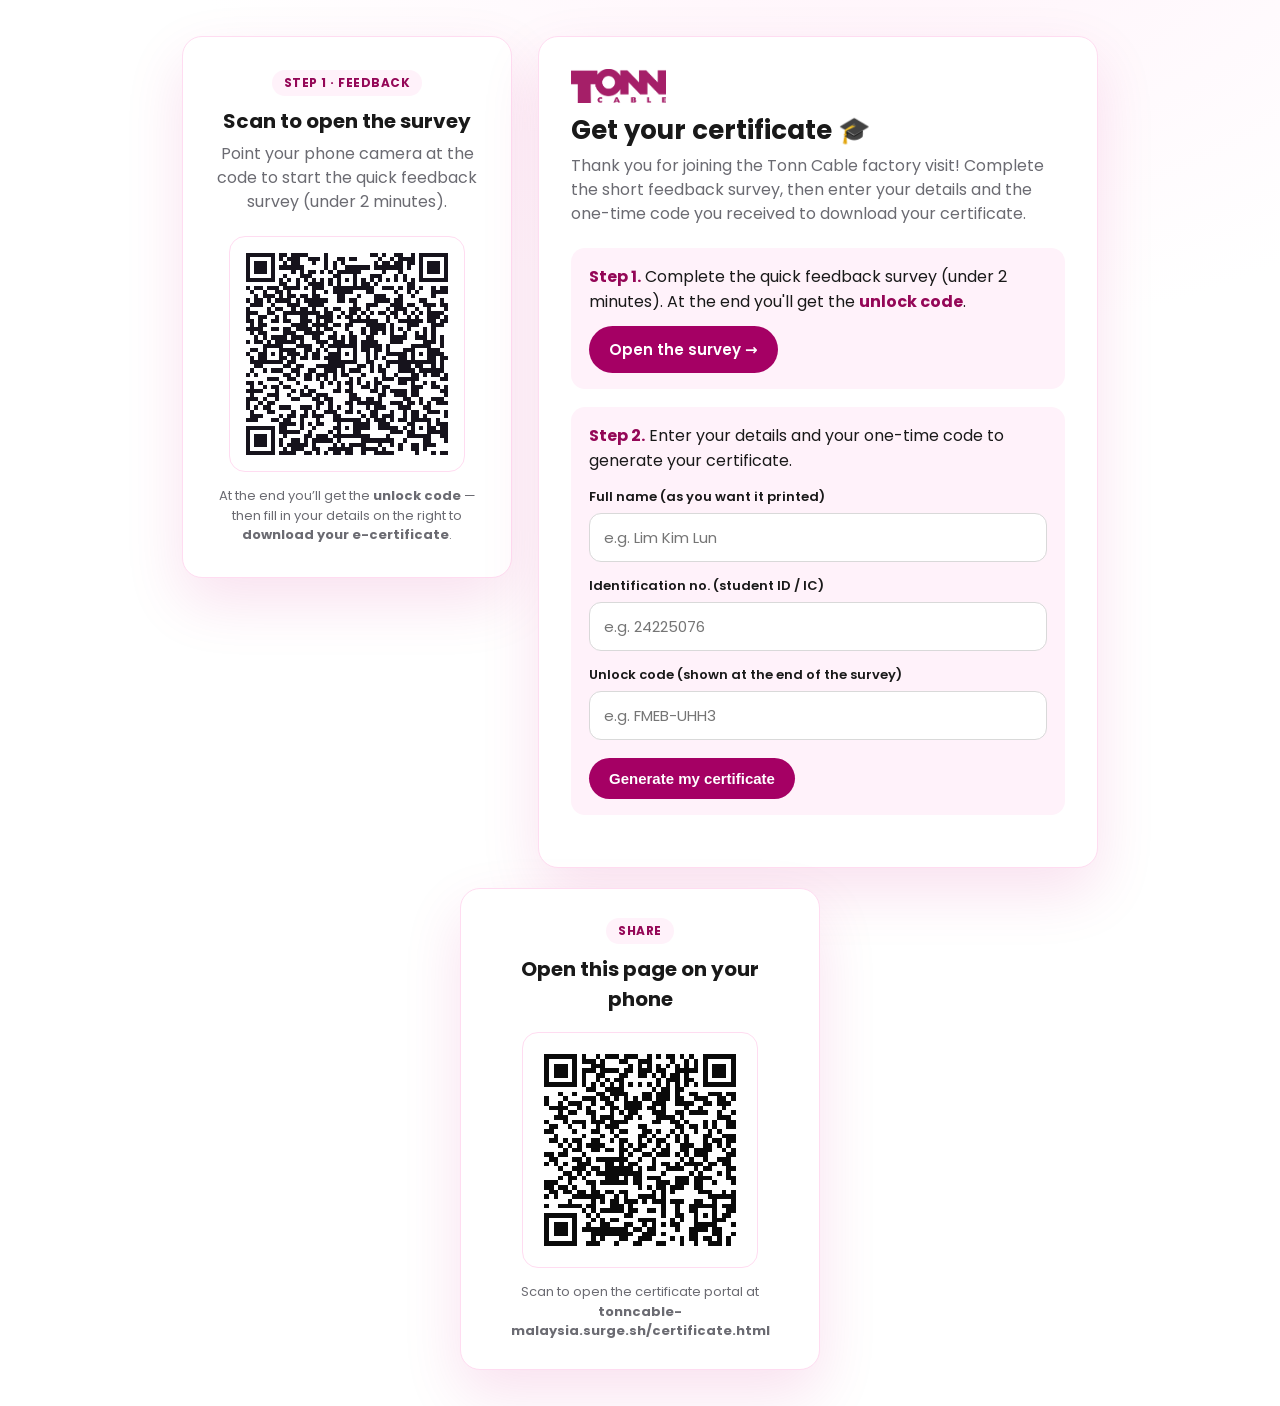
<file: certificate.html>
<!DOCTYPE html>
<html lang="en">
<head>
<meta charset="utf-8">
<meta name="viewport" content="width=device-width, initial-scale=1">
<title>Tonn Cable — Get Your Certificate</title>
<meta name="theme-color" content="#A50064">
<link rel="icon" href="data:image/svg+xml,%3Csvg xmlns='http://www.w3.org/2000/svg' viewBox='0 0 32 32'%3E%3Ccircle cx='16' cy='16' r='15' fill='%23120A12'/%3E%3Ccircle cx='16' cy='16' r='11' fill='%23CB0A7C'/%3E%3Ccircle cx='16' cy='16' r='5.5' fill='%23E8743B'/%3E%3C/svg%3E">
<link rel="stylesheet" href="css/fonts.css">
<link rel="stylesheet" href="css/tokens.css">

<!-- ============ CONFIG: paste your links between the quotes ============ -->
<script>
  // Your Microsoft Form (feedback survey)
  window.SURVEY_URL  = "https://forms.office.com/Pages/ResponsePage.aspx?id=DQSIkWdsW0yxEjajBLZtrQAAAAAAAAAAAAN__mQrYoxUOVFCMFBGUTRSR0hNVllIWVFUV0cwRFhEWC4u";
  // The unlock code students see at the end of the survey (same for everyone).
  window.UNLOCK_CODE = "FMEB-UHH3";
</script>
<!-- ==================================================================== -->

<script src="assets/js/pdf-lib.min.js"></script>
<style>
  * { box-sizing: border-box; }
  body {
    margin: 0; min-height: 100vh; font-family: var(--font);
    background: radial-gradient(1200px 800px at 70% -10%, var(--pink-100), #fff 60%);
    color: var(--ink); display: flex; flex-direction: column; align-items: center; justify-content: flex-start; padding: 24px;
  }
  .card {
    width: 100%; max-width: 560px; background: #fff; border: 1px solid var(--pink-200);
    border-radius: 20px; box-shadow: 0 24px 60px rgba(205,10,124,.12); padding: 32px; margin: 12px 0;
  }
  .brand { display: flex; align-items: center; gap: 12px; margin-bottom: 8px; }
  .brand img { height: 34px; }
  h1 { font-size: 26px; margin: 8px 0 4px; }
  p.lead { color: var(--muted); margin: 0 0 22px; line-height: 1.5; }
  .step { background: var(--pink-100); border-radius: 14px; padding: 16px 18px; margin-bottom: 18px; }
  .step b { color: var(--magenta-700); }
  .btn {
    display: inline-block; background: var(--magenta); color: #fff; text-decoration: none;
    font-weight: 600; padding: 12px 20px; border-radius: 999px; border: 0; cursor: pointer; font-size: 15px;
  }
  .btn:hover { background: var(--magenta-bright); }
  .btn[disabled] { opacity: .55; cursor: default; }
  label { display: block; font-weight: 600; font-size: 13px; margin: 14px 0 6px; }
  input {
    width: 100%; padding: 12px 14px; border: 1.5px solid var(--grey-300); border-radius: 12px;
    font-family: var(--font); font-size: 15px;
  }
  input:focus { outline: none; border-color: var(--magenta); }
  .hint { font-size: 12px; color: var(--muted); margin-top: 4px; }
  #result { margin-top: 20px; }
  .ok  { background: #ecfdf3; border: 1px solid #abefc6; color: #067647; padding: 16px; border-radius: 12px; }
  .err { background: #fef3f2; border: 1px solid #fecdca; color: #b42318; padding: 14px; border-radius: 12px; }
  /* live certificate preview */
  #certWrap { position: relative; max-width: 460px; margin: 16px auto 4px; border-radius: 8px;
              overflow: hidden; box-shadow: 0 18px 50px rgba(0,0,0,.18); }
  #certWrap img { width: 100%; display: block; }
  .ov { position: absolute; left: 4%; right: 4%; text-align: center; font-family: Arial, Helvetica, sans-serif;
        line-height: 1; white-space: nowrap; overflow: hidden; }
  #ovName { top: 37.6%; font-weight: 700; color: #1a1a1a; }
  #ovId   { top: 41.3%; font-weight: 700; color: #333; }
  /* QR feedback panel (left) */
  .layout { display: flex; gap: 26px; align-items: flex-start; justify-content: center; flex-wrap: wrap; width: 100%; }
  .qrcard { max-width: 330px; text-align: center; }
  .qrcard h2 { font-size: 20px; margin: 10px 0 6px; }
  .qrstep { display: inline-block; font-size: 12px; font-weight: 700; letter-spacing: .04em; text-transform: uppercase;
            color: var(--magenta-700); background: var(--pink-100); padding: 4px 12px; border-radius: 999px; }
  .qrbox { display: block; width: 236px; height: 236px; margin: 18px auto 14px; background: #fff;
           border: 1px solid var(--pink-200); border-radius: 16px; padding: 12px; }
  .qrbox svg { width: 100%; height: 100%; display: block; }
  .qrbox img { width: 100%; height: 100%; display: block; }
  .qrnote { font-size: 13px; color: var(--muted); line-height: 1.5; margin: 0; }
  /* "open this page" QR panel */
  .pageqr { width: 100%; max-width: 360px; background: #fff; border: 1px solid var(--pink-200);
            border-radius: 20px; box-shadow: 0 24px 60px rgba(205,10,124,.12); padding: 28px; margin: 8px 0 12px; text-align: center; }
  .pageqr h2 { font-size: 20px; margin: 10px 0 6px; }
  .pageqr .qrbox { margin-bottom: 14px; }
</style>
</head>
<body>
  <div class="layout">
  <aside class="card qrcard">
    <span class="qrstep">Step 1 · Feedback</span>
    <h2>Scan to open the survey</h2>
    <p class="lead">Point your phone camera at the code to start the quick feedback survey (under 2 minutes).</p>
    <a class="qrbox" href="https://forms.office.com/Pages/ResponsePage.aspx?id=DQSIkWdsW0yxEjajBLZtrQAAAAAAAAAAAAN__mQrYoxUOVFCMFBGUTRSR0hNVllIWVFUV0cwRFhEWC4u" target="_blank" rel="noopener" aria-label="Open feedback survey"><svg xmlns="http://www.w3.org/2000/svg" viewBox="0 0 51 51" shape-rendering="crispEdges"><path fill="#FFFFFF" d="M0 0h51v51H0z"/><path stroke="#16131C" d="M1 1.5h7m1 0h2m1 0h4m4 0h1m10 0h2m1 0h1m2 0h2m2 0h1m1 0h7M1 2.5h1m5 0h1m1 0h1m1 0h3m2 0h3m1 0h1m2 0h2m1 0h2m5 0h1m2 0h1m1 0h4m1 0h1m5 0h1M1 3.5h1m1 0h3m1 0h1m2 0h1m1 0h2m3 0h1m2 0h1m1 0h1m1 0h1m7 0h1m1 0h2m1 0h2m1 0h2m1 0h1m1 0h3m1 0h1M1 4.5h1m1 0h3m1 0h1m1 0h6m5 0h1m1 0h1m2 0h6m1 0h7m1 0h1m2 0h1m1 0h3m1 0h1M1 5.5h1m1 0h3m1 0h1m4 0h1m1 0h1m1 0h2m1 0h1m1 0h1m1 0h6m5 0h1m3 0h1m4 0h1m1 0h3m1 0h1M1 6.5h1m5 0h1m2 0h1m3 0h3m5 0h2m3 0h1m3 0h3m3 0h1m1 0h1m3 0h1m5 0h1M1 7.5h7m1 0h1m1 0h1m1 0h1m1 0h1m1 0h1m1 0h1m1 0h1m1 0h1m1 0h1m1 0h1m1 0h1m1 0h1m1 0h1m1 0h1m1 0h1m1 0h1m1 0h1m1 0h7M9 8.5h2m2 0h1m2 0h4m1 0h1m1 0h1m3 0h1m1 0h2m1 0h1m7 0h2M1 9.5h1m1 0h2m1 0h3m1 0h4m1 0h1m1 0h3m2 0h10m2 0h3m1 0h1m1 0h2m1 0h1m2 0h1m1 0h2M2 10.5h1m2 0h1m2 0h2m1 0h1m5 0h1m2 0h1m1 0h5m3 0h2m5 0h1m2 0h1m1 0h1m3 0h4M3 11.5h1m1 0h3m1 0h1m1 0h2m1 0h2m1 0h2m4 0h2m3 0h1m3 0h3m3 0h1m2 0h1m4 0h1M1 12.5h1m1 0h2m1 0h1m1 0h4m1 0h1m1 0h6m2 0h2m1 0h2m4 0h4m1 0h2m4 0h2m3 0h1M2 13.5h3m2 0h1m3 0h3m2 0h4m7 0h1m2 0h3m3 0h3m1 0h2m2 0h3m1 0h2M1 14.5h1m4 0h1m1 0h2m2 0h1m1 0h2m1 0h1m2 0h1m1 0h2m2 0h3m1 0h1m4 0h1m1 0h3m2 0h1m2 0h1m3 0h1M1 15.5h3m2 0h2m2 0h9m1 0h2m2 0h1m1 0h2m1 0h1m1 0h1m1 0h2m1 0h2m1 0h1m1 0h1m1 0h1m1 0h4M1 16.5h1m2 0h2m2 0h1m1 0h1m3 0h2m2 0h4m1 0h1m1 0h2m1 0h1m1 0h1m4 0h1m1 0h1m2 0h1m1 0h1m2 0h3m1 0h1M1 17.5h2m1 0h1m2 0h2m1 0h2m2 0h3m1 0h1m1 0h2m4 0h7m2 0h1m2 0h6m1 0h2m1 0h2M2 18.5h1m1 0h2m6 0h4m1 0h4m1 0h2m1 0h2m3 0h5m1 0h1m3 0h3m3 0h3M1 19.5h4m2 0h2m1 0h2m1 0h4m1 0h1m1 0h2m3 0h1m3 0h1m1 0h4m1 0h1m1 0h1m1 0h1m3 0h1m1 0h1M2 20.5h1m1 0h2m4 0h3m2 0h5m2 0h1m3 0h1m2 0h1m1 0h2m1 0h1m1 0h1m2 0h1m2 0h1m1 0h1m1 0h1M3 21.5h1m1 0h1m1 0h4m1 0h3m2 0h2m2 0h2m1 0h1m1 0h2m2 0h2m4 0h4m2 0h3m1 0h1m1 0h1M1 22.5h1m1 0h2m1 0h1m1 0h5m1 0h1m3 0h3m1 0h3m1 0h2m1 0h4m3 0h3m5 0h3m1 0h1M5 23.5h5m3 0h4m2 0h1m1 0h7m1 0h5m1 0h1m5 0h5m2 0h1M2 24.5h2m1 0h1m3 0h4m2 0h2m1 0h1m1 0h1m2 0h1m3 0h1m1 0h2m1 0h2m1 0h1m3 0h3m3 0h3M1 25.5h1m2 0h2m1 0h1m1 0h1m1 0h3m1 0h1m1 0h2m2 0h3m1 0h1m1 0h1m2 0h1m1 0h1m2 0h5m1 0h1m1 0h1m1 0h4M2 26.5h1m1 0h2m3 0h2m1 0h1m1 0h2m1 0h2m1 0h4m3 0h1m2 0h1m1 0h1m1 0h1m3 0h2m1 0h1m3 0h2m1 0h2M2 27.5h8m1 0h2m8 0h7m2 0h2m3 0h12m1 0h1M3 28.5h2m5 0h2m1 0h2m3 0h7m3 0h2m1 0h1m1 0h1m1 0h1m2 0h3m1 0h2m2 0h1m1 0h1M2 29.5h1m2 0h1m1 0h3m2 0h2m2 0h2m2 0h3m1 0h1m1 0h3m2 0h1m1 0h2m3 0h4m1 0h6M1 30.5h1m1 0h1m6 0h2m1 0h1m1 0h2m1 0h3m1 0h1m1 0h2m3 0h1m4 0h1m2 0h1m3 0h2m1 0h1m1 0h2m1 0h1M6 31.5h3m2 0h2m2 0h2m1 0h1m1 0h1m1 0h1m3 0h1m1 0h1m3 0h1m1 0h3m1 0h5m5 0h2M1 32.5h2m1 0h1m4 0h1m3 0h1m5 0h1m1 0h1m1 0h1m1 0h2m1 0h1m1 0h1m1 0h2m4 0h2m1 0h1m2 0h1m1 0h1M2 33.5h1m2 0h1m1 0h2m1 0h2m3 0h1m3 0h1m3 0h1m2 0h1m2 0h2m1 0h1m1 0h2m5 0h3m2 0h2m1 0h1M1 34.5h4m3 0h1m3 0h1m1 0h1m1 0h2m4 0h2m1 0h2m4 0h2m1 0h1m1 0h4m1 0h2m5 0h2M2 35.5h1m3 0h3m2 0h1m2 0h3m1 0h3m5 0h2m5 0h2m2 0h3m1 0h2m6 0h1M1 36.5h3m1 0h1m2 0h1m3 0h2m3 0h2m1 0h2m4 0h3m1 0h2m1 0h1m5 0h2m2 0h1m2 0h3M1 37.5h1m2 0h1m1 0h2m10 0h2m1 0h1m3 0h2m1 0h6m2 0h3m1 0h2m1 0h1m1 0h1m1 0h3M1 38.5h1m1 0h1m1 0h2m2 0h3m2 0h3m1 0h1m2 0h1m1 0h1m2 0h1m3 0h1m1 0h3m3 0h3m3 0h2M2 39.5h1m3 0h2m4 0h1m2 0h1m1 0h1m2 0h3m2 0h2m1 0h1m2 0h2m3 0h1m2 0h1m1 0h2m2 0h3m1 0h1M2 40.5h3m4 0h1m1 0h2m1 0h2m1 0h3m2 0h2m5 0h1m1 0h2m1 0h3m2 0h1m1 0h2m1 0h1m4 0h1M1 41.5h3m3 0h2m1 0h2m2 0h1m3 0h1m3 0h7m1 0h1m1 0h3m1 0h1m1 0h2m1 0h5m1 0h1M9 42.5h4m1 0h1m1 0h1m1 0h2m3 0h1m3 0h4m2 0h3m4 0h2m3 0h1m1 0h3M1 43.5h7m1 0h2m3 0h1m2 0h1m4 0h2m1 0h1m1 0h4m2 0h5m1 0h1m1 0h1m1 0h1m1 0h2m1 0h2M1 44.5h1m5 0h1m1 0h5m2 0h1m4 0h1m1 0h1m3 0h2m7 0h3m1 0h2m3 0h5M1 45.5h1m1 0h3m1 0h1m2 0h1m4 0h2m1 0h3m1 0h9m4 0h1m4 0h6m2 0h2M1 46.5h1m1 0h3m1 0h1m1 0h1m2 0h2m1 0h1m1 0h5m1 0h1m5 0h8m2 0h1m4 0h2m3 0h1M1 47.5h1m1 0h3m1 0h1m1 0h1m1 0h5m1 0h1m4 0h1m1 0h1m1 0h4m3 0h1m2 0h1m1 0h1m2 0h2m1 0h3M1 48.5h1m5 0h1m2 0h1m1 0h3m2 0h2m2 0h6m2 0h4m1 0h1m3 0h1m2 0h2m1 0h1M1 49.5h7m1 0h4m2 0h2m1 0h1m1 0h1m1 0h2m1 0h2m2 0h1m2 0h5m5 0h1m3 0h1m1 0h2"/></svg>
</a>
    <p class="qrnote">At the end you&rsquo;ll get the <b>unlock code</b> — then fill in your details on the right to <b>download your e-certificate</b>.</p>
  </aside>
  <main class="card">
    <div class="brand"><img src="assets/img/tonn-logo.png" alt="Tonn Cable"></div>
    <h1>Get your certificate 🎓</h1>
    <p class="lead">Thank you for joining the Tonn Cable factory visit! Complete the short feedback survey, then enter your details and the one-time code you received to download your certificate.</p>

    <div class="step">
      <b>Step 1.</b> Complete the quick feedback survey (under 2 minutes). At the end you'll get the <b>unlock code</b>.
      <div style="margin-top:12px"><a id="surveyBtn" class="btn" target="_blank" rel="noopener">Open the survey →</a></div>
    </div>

    <div class="step">
      <b>Step 2.</b> Enter your details and your one-time code to generate your certificate.
      <label for="name">Full name (as you want it printed)</label>
      <input id="name" autocomplete="off" placeholder="e.g. Lim Kim Lun">
      <label for="idno">Identification no. (student ID / IC)</label>
      <input id="idno" autocomplete="off" placeholder="e.g. 24225076">
      <label for="code">Unlock code (shown at the end of the survey)</label>
      <input id="code" autocomplete="off" placeholder="e.g. FMEB-UHH3">
      <div style="margin-top:18px"><button class="btn" id="go">Generate my certificate</button></div>
    </div>

    <div id="result"></div>
  </main>
  </div>

  <footer class="pageqr">
    <span class="qrstep">Share</span>
    <h2>Open this page on your phone</h2>
    <a class="qrbox" href="https://tonncable-malaysia.surge.sh/certificate.html" target="_blank" rel="noopener" aria-label="Open the Tonn Cable certificate page">
      <img src="assets/img/cert-qr.svg" alt="QR code to open the Tonn Cable certificate page">
    </a>
    <p class="qrnote">Scan to open the certificate portal at <b>tonncable-malaysia.surge.sh/certificate.html</b></p>
  </footer>

  <script>
    var surveyBtn = document.getElementById('surveyBtn');
    if (window.SURVEY_URL && window.SURVEY_URL.indexOf('http') === 0) surveyBtn.href = window.SURVEY_URL;
    else { surveyBtn.removeAttribute('href'); surveyBtn.style.opacity = .5; surveyBtn.textContent = 'Survey link coming soon'; }

    var TEMPLATE = 'assets/img/cert-template.png';
    var PAGE_W = 595.5, PAGE_H = 842.2;     // A4 portrait, matches the template
    var NAME_BASELINE = 506, ID_BASELINE = 487;  // PDF y (from bottom)

    function show(html, cls) {
      document.getElementById('result').innerHTML = '<div class="' + cls + '">' + html + '</div>';
    }
    function sanitize(s) { return String(s).replace(/[\\/:*?"<>|]+/g, ' ').replace(/\s+/g, ' ').trim(); }

    // --- shared unlock code check (from the survey); ignores case, dashes and spaces ---
    function codeKey(s) { return String(s == null ? '' : s).toUpperCase().replace(/[^A-Z0-9]/g, ''); }

    // --- build the certificate PDF with pdf-lib ---
    function fitSize(font, text, start, min, maxW) {
      var sz = start;
      while (sz > min && font.widthOfTextAtSize(text, sz) > maxW) sz -= 0.5;
      return sz;
    }
    function generateCertPdf(nameUpper, idno) {
      return fetch(TEMPLATE).then(function (r) { return r.arrayBuffer(); }).then(function (png) {
        return PDFLib.PDFDocument.create().then(function (doc) {
          var page = doc.addPage([PAGE_W, PAGE_H]);
          return doc.embedPng(png).then(function (img) {
            page.drawImage(img, { x: 0, y: 0, width: PAGE_W, height: PAGE_H });
            return doc.embedFont(PDFLib.StandardFonts.HelveticaBold).then(function (fb) {
              var maxW = PAGE_W - 110;
              var ns = fitSize(fb, nameUpper, 17, 10, maxW);
              var nw = fb.widthOfTextAtSize(nameUpper, ns);
              page.drawText(nameUpper, { x: (PAGE_W - nw) / 2, y: NAME_BASELINE, size: ns, font: fb, color: PDFLib.rgb(0.1, 0.1, 0.1) });
              if (idno) {
                var is = fitSize(fb, idno, 12, 8, maxW);
                var iw = fb.widthOfTextAtSize(idno, is);
                page.drawText(idno, { x: (PAGE_W - iw) / 2, y: ID_BASELINE, size: is, font: fb, color: PDFLib.rgb(0.25, 0.25, 0.25) });
              }
              return doc.save();
            });
          });
        });
      });
    }

    // --- on-page visual preview (so they SEE the certificate before downloading) ---
    function renderPreview(displayName, idno) {
      var wrap = document.createElement('div'); wrap.id = 'certWrap';
      wrap.innerHTML = '<img src="' + TEMPLATE + '" alt="Your certificate">'
        + '<div class="ov" id="ovName"></div><div class="ov" id="ovId"></div>';
      var holder = document.getElementById('preview'); holder.innerHTML = ''; holder.appendChild(wrap);
      var img = wrap.querySelector('img');
      function place() {
        var w = wrap.clientWidth || 460;
        document.getElementById('ovName').textContent = displayName;
        document.getElementById('ovName').style.fontSize = (w * 17 / PAGE_W) + 'px';
        document.getElementById('ovId').textContent = idno || '';
        document.getElementById('ovId').style.fontSize = (w * 12 / PAGE_W) + 'px';
      }
      if (img.complete) place(); else img.onload = place;
      window.addEventListener('resize', place);
    }

    function downloadPdf(displayName, nameUpper, idno, btn) {
      var old = btn.textContent; btn.disabled = true; btn.textContent = 'Preparing…';
      generateCertPdf(nameUpper, idno).then(function (bytes) {
        var blob = new Blob([bytes], { type: 'application/pdf' });
        var url = URL.createObjectURL(blob);
        var a = document.createElement('a');
        a.href = url; a.download = sanitize(displayName) + ' - Tonn Cable Certificate.pdf';
        document.body.appendChild(a); a.click(); a.remove();
        setTimeout(function () { URL.revokeObjectURL(url); }, 4000);
        btn.disabled = false; btn.textContent = old;
      }).catch(function () { btn.disabled = false; btn.textContent = old; alert('Sorry, something went wrong generating the PDF. Please try again.'); });
    }

    function onSuccess(displayName, nameUpper, idno) {
      show('Verified — here is your certificate, ' + displayName + '! 🎉'
        + '<div id="preview"></div>'
        + '<div style="margin-top:14px;text-align:center"><button class="btn" id="dlBtn">Download my certificate (PDF)</button></div>', 'ok');
      renderPreview(nameUpper, idno);
      document.getElementById('dlBtn').addEventListener('click', function () { downloadPdf(displayName, nameUpper, idno, this); });
    }

    document.getElementById('go').addEventListener('click', function () {
      var displayName = (document.getElementById('name').value || '').trim();
      var idno = (document.getElementById('idno').value || '').trim();
      var code = (document.getElementById('code').value || '').trim();
      var nameUpper = displayName.toUpperCase();

      if (!displayName) { show('Please enter your full name.', 'err'); return; }
      if (!idno)        { show('Please enter your identification number.', 'err'); return; }
      if (!code)        { show('Please enter your unlock code.', 'err'); return; }

      if (codeKey(code) !== codeKey(window.UNLOCK_CODE)) {
        show('That code is not correct. Finish the feedback survey to get the unlock code.', 'err'); return;
      }
      onSuccess(displayName, nameUpper, idno);
    });
  </script>
</body>
</html>
</file>
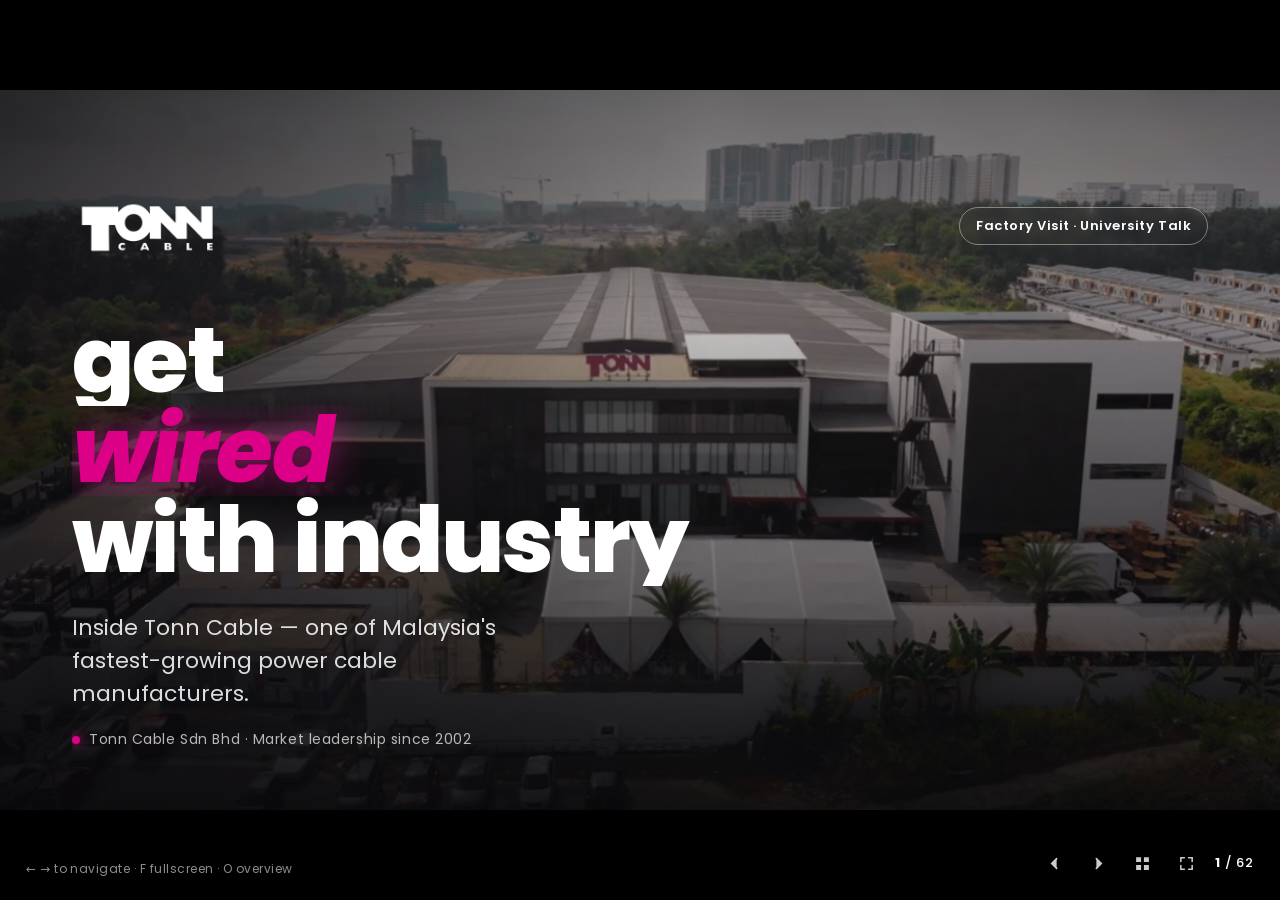
<file: deck.html>
<!DOCTYPE html>
<html lang="en">
<head>
<meta charset="utf-8">
<meta name="viewport" content="width=device-width, initial-scale=1, viewport-fit=cover">
<title>Tonn Cable — Get Wired with Industry</title>
<meta name="description" content="Tonn Cable factory visit & university talk — power cables, manufacturing and careers.">
<link rel="stylesheet" href="css/fonts.css"><!-- self-hosted Poppins (offline) -->
<link rel="stylesheet" href="css/tokens.css">
<link rel="stylesheet" href="css/base.css">
<link rel="stylesheet" href="css/slides.css">
<link rel="stylesheet" href="css/motion.css">
</head>
<body>
  <div class="deck">
    <div class="stage-wrap">
      <div class="stage" id="stage"><!-- slides injected by deck.js --></div>
    </div>
  </div>

  <!-- UI overlay -->
  <div class="ui">
    <div class="progress" id="progress"></div>
    <div class="hint">← → to navigate · F fullscreen · O overview</div>
    <div class="hud">
      <button class="hud__btn" data-action="prev" title="Previous (←)" aria-label="Previous">
        <svg viewBox="0 0 24 24" fill="none" stroke="currentColor" stroke-width="2.4" stroke-linecap="round" stroke-linejoin="round"><path d="M15 5l-7 7 7 7"/></svg>
      </button>
      <button class="hud__btn" data-action="next" title="Next (→)" aria-label="Next">
        <svg viewBox="0 0 24 24" fill="none" stroke="currentColor" stroke-width="2.4" stroke-linecap="round" stroke-linejoin="round"><path d="M9 5l7 7-7 7"/></svg>
      </button>
      <button class="hud__btn" data-action="overview" title="Overview (O)" aria-label="Overview">
        <svg viewBox="0 0 24 24"><path d="M3 3h7v7H3zM14 3h7v7h-7zM14 14h7v7h-7zM3 14h7v7H3z"/></svg>
      </button>
      <button class="hud__btn" data-action="fullscreen" title="Fullscreen (F)" aria-label="Fullscreen">
        <svg viewBox="0 0 24 24"><path d="M4 9V4h5M20 9V4h-5M4 15v5h5M20 15v5h-5" fill="none" stroke="currentColor" stroke-width="2.2" stroke-linecap="round"/></svg>
      </button>
      <span class="hud__count"><b id="count">1</b> / <span id="total">6</span></span>
    </div>
  </div>

  <!-- overview grid -->
  <div class="overview" id="overview">
    <div class="overview__grid" id="ovGrid"></div>
  </div>

  <script src="js/templates.js"></script>
  <script src="js/slides.js"></script>
  <script src="js/deck.js"></script>
</body>
</html>
</file>
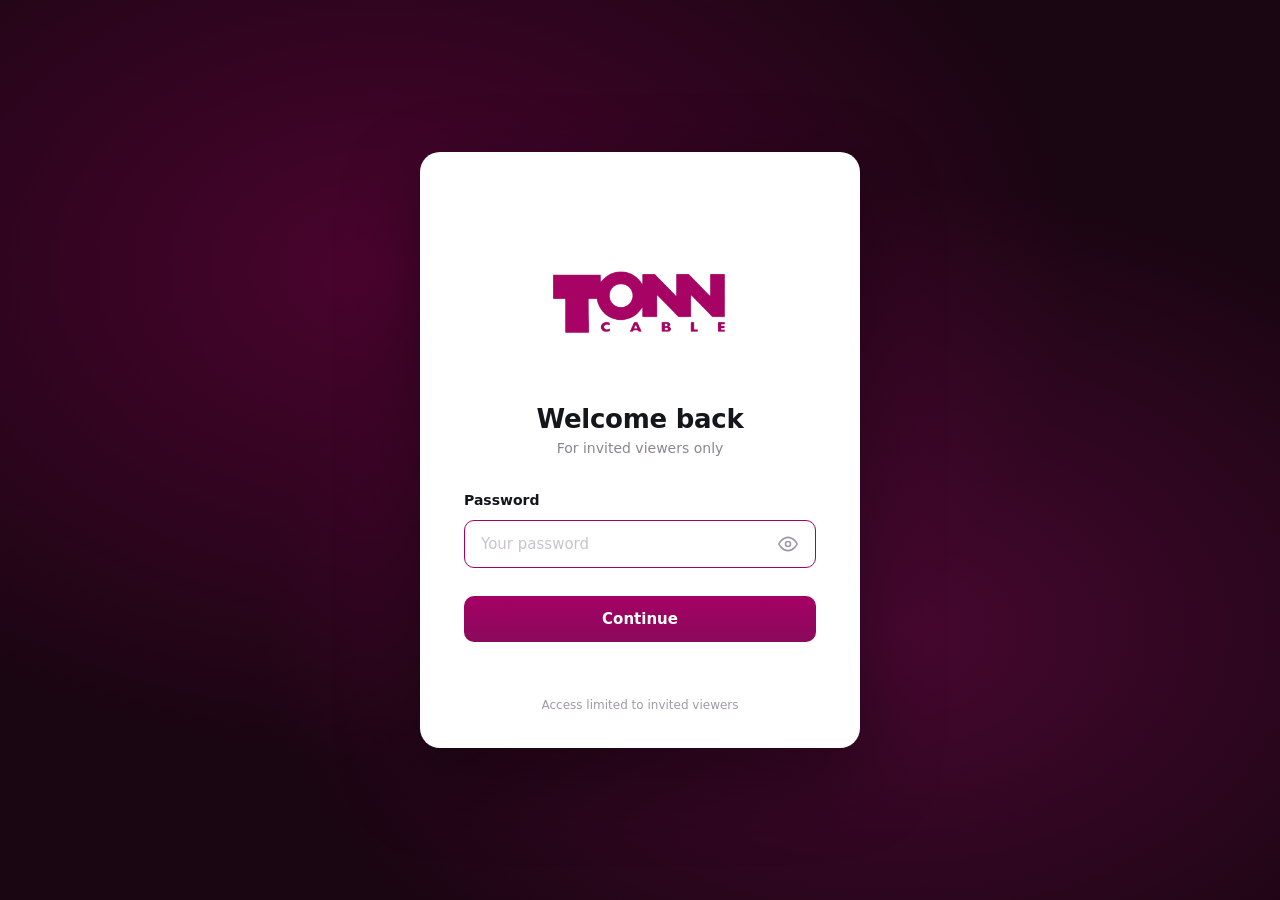
<file: gate.html>
<!DOCTYPE html>
<html lang="en">
<head>
<meta charset="utf-8">
<meta name="viewport" content="width=device-width, initial-scale=1">
<title>Tonn Cable — Access</title>
<link rel="icon" href="data:image/svg+xml,%3Csvg xmlns='http://www.w3.org/2000/svg' viewBox='0 0 32 32'%3E%3Ccircle cx='16' cy='16' r='15' fill='%23120A12'/%3E%3Ccircle cx='16' cy='16' r='11' fill='%23CB0A7C'/%3E%3Ccircle cx='16' cy='16' r='5.5' fill='%23E8743B'/%3E%3C/svg%3E">
<style>
  *{box-sizing:border-box;margin:0;padding:0}
  html,body{height:100%;font-family:'Inter',system-ui,-apple-system,sans-serif;-webkit-font-smoothing:antialiased}
  body{
    background:
      radial-gradient(ellipse at 30% 30%, rgba(165,0,100,.35) 0%, transparent 55%),
      radial-gradient(ellipse at 70% 70%, rgba(138,10,92,.4) 0%, transparent 50%),
      #1a0512;
    color:#15151c;
    display:flex;align-items:center;justify-content:center;
    padding:20px;
  }
  .gate{
    width:100%;max-width:440px;
    background:#fff;
    border-radius:20px;
    padding:48px 44px 36px;
    text-align:center;
    box-shadow:0 30px 80px rgba(0,0,0,.35);
  }
  .gate__logo{margin-bottom:4px;display:flex;justify-content:center}
  .gate__logo img{max-width:200px;height:auto;display:block}
  .gate__title{font-size:26px;font-weight:800;letter-spacing:-.01em;color:#15151c;margin-bottom:6px}
  .gate__sub{font-size:14px;color:#8a8590;margin-bottom:28px}
  .gate__form{display:flex;flex-direction:column;gap:8px;text-align:left}
  .gate__label{font-size:14px;font-weight:700;color:#15151c;margin-bottom:4px;margin-top:8px}
  .gate__field{position:relative}
  .gate__input{
    width:100%;padding:14px 44px 14px 16px;
    background:#fff;
    border:1.5px solid #f5c8dd;
    border-radius:10px;
    color:#15151c;font-size:15px;font-family:inherit;
    outline:none;transition:border-color .2s;
  }
  .gate__input:focus{border-color:#A50064}
  .gate__input::placeholder{color:#c9c3ce}
  .gate__eye{
    position:absolute;right:14px;top:50%;transform:translateY(-50%);
    background:none;border:0;cursor:pointer;padding:4px;
    color:#a09aa8;display:flex;align-items:center;
  }
  .gate__eye:hover{color:#A50064}
  .gate__eye svg{width:20px;height:20px}
  .gate__btn{
    width:100%;padding:14px 20px;margin-top:20px;
    background:linear-gradient(180deg,#A50064 0%,#8A0A5C 100%);
    border:0;border-radius:10px;
    color:#fff;font-size:15px;font-weight:700;
    cursor:pointer;font-family:inherit;
    transition:transform .12s,box-shadow .2s,filter .2s;
  }
  .gate__btn:hover{filter:brightness(1.05);box-shadow:0 10px 24px rgba(165,0,100,.35)}
  .gate__btn:active{transform:translateY(1px)}
  .gate__err{
    color:#e11436;font-size:13px;font-weight:600;
    text-align:center;margin-top:12px;min-height:18px;
    opacity:0;transition:opacity .2s;
  }
  .gate__err.show{opacity:1}
  .gate__hint{margin-top:18px;font-size:12px;color:#a09aa8}
</style>
</head>
<body>
  <div class="gate">
    <div class="gate__logo">
      <img src="assets/img/image2.png" alt="Tonn Cable">
    </div>
    <h1 class="gate__title">Welcome back</h1>
    <p class="gate__sub">For invited viewers only</p>
    <form class="gate__form" id="gateForm">
      <label class="gate__label" for="gatePw">Password</label>
      <div class="gate__field">
        <input type="password" class="gate__input" id="gatePw" placeholder="Your password" autocomplete="off" autofocus required>
        <button type="button" class="gate__eye" id="gateEye" aria-label="Show password">
          <svg viewBox="0 0 24 24" fill="none" stroke="currentColor" stroke-width="2" stroke-linecap="round" stroke-linejoin="round"><path d="M1 12s4-8 11-8 11 8 11 8-4 8-11 8-11-8-11-8z"/><circle cx="12" cy="12" r="3"/></svg>
        </button>
      </div>
      <button type="submit" class="gate__btn">Continue</button>
      <div class="gate__err" id="gateErr">Incorrect password. Try again.</div>
    </form>
    <div class="gate__hint">Access limited to invited viewers</div>
  </div>

<script>
(function(){
  var PASSWORD = 'tonn2025';
  var TOKEN_KEY = 'tonn_gate_ok';
  var TOKEN_VAL = 'tonn:' + PASSWORD;
  var TTL_MS   = 24 * 60 * 60 * 1000; // 24 hours

  function isUnlocked(){
    try {
      var raw = localStorage.getItem(TOKEN_KEY);
      if (!raw) return false;
      var parts = raw.split('|');
      if (parts[0] !== TOKEN_VAL) return false;
      var exp = parseInt(parts[1], 10);
      if (!exp || Date.now() > exp) { localStorage.removeItem(TOKEN_KEY); return false; }
      return true;
    } catch(e){ return false; }
  }

  function getDest(){
    try {
      var params = new URLSearchParams(location.search);
      var n = params.get('next');
      if (n && /^[\/\w][\w\-\.\/]*$/.test(n)) return n;
    } catch(e){}
    return 'index.html';
  }
  var dest = getDest();

  if (isUnlocked()) { location.replace(dest); return; }

  var form = document.getElementById('gateForm');
  var pw = document.getElementById('gatePw');
  var err = document.getElementById('gateErr');
  var eye = document.getElementById('gateEye');

  eye.addEventListener('click', function(){
    pw.type = pw.type === 'password' ? 'text' : 'password';
    pw.focus();
  });

  form.addEventListener('submit', function(e){
    e.preventDefault();
    if (pw.value === PASSWORD) {
      try { localStorage.setItem(TOKEN_KEY, TOKEN_VAL + '|' + (Date.now() + TTL_MS)); } catch(e){}
      location.replace(dest);
    } else {
      err.classList.add('show');
      pw.value = '';
      pw.focus();
      setTimeout(function(){ err.classList.remove('show'); }, 2400);
    }
  });
})();
</script>
</body>
</html>
</file>
<file: css/fonts.css>
/* ============================================================
   fonts.css — self-hosted Poppins (works fully offline)
   Generated from Google Fonts (latin subset). 9 files.
   ============================================================ */

@font-face {
  font-family: 'Poppins';
  font-style: italic;
  font-weight: 400;
  font-display: swap;
  src: url('../assets/fonts/poppins-400i.woff2') format('woff2');
}

@font-face {
  font-family: 'Poppins';
  font-style: italic;
  font-weight: 600;
  font-display: swap;
  src: url('../assets/fonts/poppins-600i.woff2') format('woff2');
}

@font-face {
  font-family: 'Poppins';
  font-style: italic;
  font-weight: 800;
  font-display: swap;
  src: url('../assets/fonts/poppins-800i.woff2') format('woff2');
}

@font-face {
  font-family: 'Poppins';
  font-style: normal;
  font-weight: 300;
  font-display: swap;
  src: url('../assets/fonts/poppins-300.woff2') format('woff2');
}

@font-face {
  font-family: 'Poppins';
  font-style: normal;
  font-weight: 400;
  font-display: swap;
  src: url('../assets/fonts/poppins-400.woff2') format('woff2');
}

@font-face {
  font-family: 'Poppins';
  font-style: normal;
  font-weight: 500;
  font-display: swap;
  src: url('../assets/fonts/poppins-500.woff2') format('woff2');
}

@font-face {
  font-family: 'Poppins';
  font-style: normal;
  font-weight: 600;
  font-display: swap;
  src: url('../assets/fonts/poppins-600.woff2') format('woff2');
}

@font-face {
  font-family: 'Poppins';
  font-style: normal;
  font-weight: 700;
  font-display: swap;
  src: url('../assets/fonts/poppins-700.woff2') format('woff2');
}

@font-face {
  font-family: 'Poppins';
  font-style: normal;
  font-weight: 800;
  font-display: swap;
  src: url('../assets/fonts/poppins-800.woff2') format('woff2');
}
</file>
<file: css/cinematic.css>
/* ============================================================
   cinematic.css — Tonn Cable scroll site · dark + magenta brand
   ============================================================ */
:root{
  --bg:#08060A; --bg2:#120A12; --bg3:#1A0F18;
  --fg:#F4F1F4; --muted:#9A8F96; --hair:rgba(255,255,255,.10);
  --magenta:#A50064; --magenta-bright:#DB0085; --pink:#E484BD; --pink-soft:#F7C8E4;
  --copper:#E8743B; --steel:#AEB6C2;
  --font:'Poppins',system-ui,-apple-system,'Segoe UI',sans-serif;
  --e:cubic-bezier(.2,.7,.2,1);
}
body.light{
  --bg:#f5f5f7; --bg2:#ffffff; --bg3:#ececf0;
  --fg:#000; --muted:#444; --hair:rgba(0,0,0,.10);
}
/* light mode — only target text on plain backgrounds, leave image-overlay text white */
body.light .band *,body.light .pcard__cap *,body.light .video-sec *,body.light .traintl *{color:#fff!important;-webkit-text-fill-color:#fff!important}
body.light .tstop__year{color:var(--magenta)!important;-webkit-text-fill-color:transparent!important;background:linear-gradient(180deg,#ff5fb0,var(--magenta) 55%,#a00862)!important;-webkit-background-clip:text!important;background-clip:text!important;font-weight:900!important;-webkit-text-stroke:1px rgba(160,8,98,.35)}
body.light .tstop__text,body.light .tnode__yr{color:#000!important;-webkit-text-fill-color:#000!important}
body.light .tstop__text b{color:#7a0a4a!important;-webkit-text-fill-color:#7a0a4a!important}
body.light .band em,body.light .video-sec em,body.light .traintl em{color:var(--magenta)!important;-webkit-text-fill-color:var(--magenta)!important}
body.light .band__cap .lead{color:#fff!important;-webkit-text-fill-color:#fff!important}
body.light .band__cap em,body.light .band__cap .eyebrow{color:var(--magenta)!important;-webkit-text-fill-color:var(--magenta)!important}
body.light .video-sec__in p,body.light .pcard__cap span{color:var(--pink-soft)!important;-webkit-text-fill-color:var(--pink-soft)!important}
body.light .stat__num,body.light .stat__num i{color:var(--magenta)!important;-webkit-text-fill-color:var(--magenta)!important}
body.light .chapter__head *,
body.light .stat__label,
body.light .lead,body.light .chip,
body.light .stdcard h3,body.light .stdcard li,
body.light .govcard h3,body.light .govcard p,body.light .govcard__no,
body.light .contact__label,body.light .contact__val,
body.light .trial h3,body.light .trial p,
body.light .prod__name,body.light .prod__sub,
body.light .process__label,body.light .qc__label,
body.light .risk b,body.light .risk span{color:#000!important;-webkit-text-fill-color:#000!important;background-image:none!important}
body.light .eyebrow,body.light em,body.light .cert__tag,body.light .govtag,body.light .chapter__head em,body.light .chapter__head .eyebrow,body.light .govcard__no,body.light .stdcard__org{color:var(--magenta)!important;-webkit-text-fill-color:var(--magenta)!important;background-image:none!important}
body.light nav{background:rgba(245,245,247,.92)!important}
body.light .nav__dot{background:rgba(0,0,0,.3)!important}
body.light .nav__dot.on{background:var(--magenta-bright)!important}
body.light .cert{background:#fff!important;border-color:rgba(0,0,0,.9)!important;box-shadow:0 0 0 1px rgba(0,0,0,.5),0 0 18px rgba(0,0,0,.3)!important}
body.light .cert__name{color:#fff!important;-webkit-text-fill-color:#fff!important}
body.light .cert__img img{filter:none!important;opacity:1!important}
body.light .stdcard{background:#fff!important}
body.light .govcard{background:#fff!important;border-color:var(--magenta)!important;box-shadow:0 0 0 1px var(--magenta),0 0 20px rgba(165,0,100,.12)!important}
body.light .prod{background:#fff!important;border-color:var(--magenta)!important;box-shadow:0 0 0 1px var(--magenta),0 0 20px rgba(165,0,100,.12)!important}
body.light .traintl__bg.is-full::after{background:linear-gradient(90deg,rgba(245,245,247,.85) 0,rgba(245,245,247,.45) 30%,rgba(245,245,247,.1) 55%,transparent 80%)!important}
/* theme toggle button */
.theme-toggle{position:fixed;bottom:24px;right:78px;z-index:200;width:44px;height:44px;border-radius:50%;border:none;cursor:pointer;background:var(--magenta);color:#fff;font-size:18px;display:flex;align-items:center;justify-content:center;box-shadow:0 4px 14px rgba(0,0,0,.3);transition:background .3s}
*{box-sizing:border-box;margin:0;padding:0}
html{scroll-behavior:smooth}
body{background:var(--bg);color:var(--fg);font-family:var(--font);-webkit-font-smoothing:antialiased;overflow-x:hidden;line-height:1.5}
img{display:block;max-width:100%}
a{color:inherit;text-decoration:none}
.display{font-weight:800;letter-spacing:-.03em;line-height:.98}
em{font-style:normal;color:var(--magenta-bright)}
.muted{color:var(--muted)}

/* film grain */
body::after{content:"";position:fixed;inset:0;pointer-events:none;z-index:60;opacity:.045;mix-blend-mode:overlay;
  background-image:url("data:image/svg+xml;utf8,<svg xmlns='http://www.w3.org/2000/svg' width='140' height='140'><filter id='n'><feTurbulence type='fractalNoise' baseFrequency='0.9' numOctaves='2'/></filter><rect width='100%25' height='100%25' filter='url(%23n)'/></svg>");
  animation:grain 1.2s steps(3) infinite}
@keyframes grain{0%{background-position:0 0}50%{background-position:40px -30px}100%{background-position:-30px 20px}}

/* progress bar + nav */
.sbar{position:fixed;top:0;left:0;height:3px;width:100%;transform:scaleX(0);transform-origin:left;z-index:70;
  background:linear-gradient(90deg,var(--magenta),var(--magenta-bright));box-shadow:0 0 14px rgba(237,27,156,.7)}
.nav{position:fixed;top:24px;right:6vw;z-index:65;display:block;line-height:0}
.nav img{height:28px;width:auto;display:block;filter:drop-shadow(0 1px 5px rgba(0,0,0,.6))}
.dots{position:fixed;right:30px;top:50%;transform:translateY(-50%);z-index:65;display:flex;flex-direction:column;gap:14px}
.nav__dot{width:9px;height:9px;border-radius:50%;background:rgba(255,255,255,.22);transition:.3s}
.nav__dot.on{background:var(--magenta-bright);box-shadow:0 0 12px var(--magenta);transform:scale(1.35)}

/* reveal */
[data-reveal]{opacity:0;transform:translateY(44px);transition:opacity 1s var(--e),transform 1s var(--e);transition-delay:var(--d,0s)}
[data-reveal="left"]{transform:translateX(-50px)}
[data-reveal="right"]{transform:translateX(50px)}
[data-reveal="scale"]{transform:scale(.9)}
[data-reveal="fade"]{transform:none}
[data-reveal].in{opacity:1;transform:none}

/* shared */
.eyebrow{display:inline-flex;align-items:center;gap:13px;font-size:13px;font-weight:700;letter-spacing:.3em;text-transform:uppercase;color:var(--magenta-bright)}
.eyebrow::before{content:"";width:40px;height:1px;background:var(--magenta)}
.lead{font-size:clamp(22px,1.8vw,28px);font-weight:700;color:var(--muted);max-width:80ch;line-height:1.5}
.chapter{position:relative;padding:16vh 3vw;max-width:1800px;margin:0 auto}
#process-drawing,#process-bunching,#process-stranding,#process-insulation,#process-cabling,#process-bedding,#process-armouring,#process-sheathing,#process-packing{height:100vh;min-height:100vh;max-height:100vh;display:flex;flex-direction:column;justify-content:center;padding:4vh 3vw;overflow:hidden;box-sizing:border-box}
#process-drawing .pstage,#process-bunching .pstage,#process-stranding .pstage,#process-insulation .pstage,#process-cabling .pstage,#process-bedding .pstage,#process-armouring .pstage,#process-sheathing .pstage,#process-packing .pstage{flex:1;min-height:0;display:flex;flex-direction:column;justify-content:center}
#process-drawing .pstage__photos,#process-bunching .pstage__photos,#process-insulation .pstage__photos,#process-armouring .pstage__photos,#process-packing .pstage__photos{flex:1;min-height:0}
#process-drawing .pshot,#process-bunching .pshot,#process-insulation .pshot,#process-cabling .pshot,#process-armouring .pshot,#process-packing .pshot{height:100%;max-height:32vh}
.chapter__head{margin-bottom:64px;max-width:1300px}
.chapter__head .display{font-size:clamp(62px,5.5vw,82px);margin:18px 0;max-width:15ch}
/* heading that stays on ONE line across all desktops, but wraps on mobile */
.head--oneline{max-width:none;white-space:nowrap;font-size:clamp(48px,4.8vw,78px)}
.lead--oneline{max-width:none;white-space:nowrap}
@media(max-width:820px){.lead--oneline{white-space:normal}}
@media(max-width:820px){.head--oneline{white-space:normal;font-size:clamp(40px,9vw,60px)}}

/* ---------- HERO ---------- */
.hero{height:100vh;min-height:640px;display:flex;flex-direction:column;justify-content:center;padding:0 6vw;position:relative;overflow:hidden}
.hero__glow{position:absolute;width:65vw;height:65vw;right:-18vw;top:-15vw;border-radius:50%;pointer-events:none;
  background:radial-gradient(circle,rgba(165,0,100,.30),transparent 60%);filter:blur(34px);
  transform:translate(calc(var(--mx,0)*-26px),calc(var(--my,0)*-26px));animation:pulse 9s ease-in-out infinite alternate}
@keyframes pulse{from{opacity:.55;transform:scale(1)}to{opacity:1;transform:scale(1.18)}}
.hero .eyebrow{margin-bottom:26px}
.hero__title{font-size:clamp(100px,8.8vw,132px)}
.hero p{margin-top:30px;font-size:clamp(19px,1.6vw,22px);color:var(--muted);max-width:44ch}
.scrollcue{position:absolute;bottom:40px;left:6vw;font-size:12px;letter-spacing:.22em;text-transform:uppercase;color:var(--muted);display:flex;align-items:center;gap:11px}
.scrollcue i{width:1px;height:36px;background:linear-gradient(var(--magenta-bright),transparent);animation:drop 1.9s ease-in-out infinite}
@keyframes drop{0%{transform:scaleY(0);transform-origin:top}50%{transform:scaleY(1);transform-origin:top}51%{transform-origin:bottom}100%{transform:scaleY(0);transform-origin:bottom}}

/* ---- 0 · welcome cover (first scroll view) ---- */
.welcome{position:relative;height:100vh;min-height:620px;display:flex;align-items:center;justify-content:center;text-align:center;padding:0 6vw;overflow:hidden}
.welcome__aura{position:absolute;left:50%;top:50%;width:86vw;height:86vw;max-width:1120px;max-height:1120px;transform:translate(-50%,-50%);border-radius:50%;pointer-events:none;z-index:0;
  background:radial-gradient(circle,rgba(237,27,156,.24),rgba(165,0,100,.07) 42%,transparent 68%);animation:wpulse 6.5s ease-in-out infinite}
@keyframes wpulse{0%,100%{transform:translate(-50%,-50%) scale(1);opacity:.85}50%{transform:translate(-50%,-50%) scale(1.07);opacity:1}}
.welcome__lines{position:absolute;inset:0;width:100%;height:100%;pointer-events:none;opacity:.42;z-index:0}
.welcome__lines .wl{fill:none;stroke-width:1.2;opacity:.12;stroke:var(--magenta)}
.welcome__lines .wl--b{stroke:var(--copper)}
.welcome__lines .wp{fill:none;stroke-width:2.6;stroke-linecap:round;stroke-dasharray:6 232;stroke:var(--magenta-bright);filter:drop-shadow(0 0 6px var(--magenta-bright));animation:flow 6s linear infinite}
.welcome__lines .wp--b{stroke:var(--copper);filter:drop-shadow(0 0 6px var(--copper));animation:flow 7.5s linear infinite 1s}
.welcome__inner{position:relative;z-index:2;max-width:1320px}
.welcome__eyebrow{justify-content:center;font-size:clamp(14px,1.1vw,18px)}
.welcome__eyebrow::after{content:"";width:40px;height:1px;background:var(--magenta)}
.welcome__mark{margin-top:22px;font-weight:700;letter-spacing:-.01em;line-height:1.04;font-size:clamp(56px,5vw,78px);color:var(--fg)}
.welcome__logo{display:block;margin:60px auto 0;width:min(1140px,94vw);height:auto;filter:drop-shadow(0 8px 34px rgba(237,27,156,.28))}
.welcome__wire{position:relative;margin:36px auto 0;width:min(320px,62vw);height:2px;background:rgba(255,255,255,.12);border-radius:2px}
.welcome__wire i{position:absolute;inset:0;border-radius:2px;background:linear-gradient(90deg,transparent,var(--magenta),var(--magenta-bright),var(--magenta),transparent);box-shadow:0 0 14px var(--magenta-bright);animation:wglow 3s ease-in-out infinite}
@keyframes wglow{0%,100%{opacity:.55;transform:scaleX(.82)}50%{opacity:1;transform:scaleX(1)}}
.welcome__sub{margin:30px auto 0;max-width:60ch;font-size:clamp(24px,2.1vw,30px);font-weight:700;color:var(--muted);line-height:1.5}
.welcome__session{display:flex;align-items:center;justify-content:center;gap:18px;margin:80px auto 0;max-width:1040px}
.welcome__session-line{flex:1;height:1.5px;background:linear-gradient(90deg,transparent,var(--magenta),transparent);opacity:.6}
.welcome__session-text{font-size:clamp(18px,2vw,26px);letter-spacing:.12em;text-transform:uppercase;color:var(--muted);white-space:nowrap;font-weight:700}
.welcome__session img{height:140px;width:auto;opacity:.9;filter:drop-shadow(0 2px 10px rgba(0,0,0,.15))}
.welcome__cue{position:absolute;left:50%;bottom:36px;transform:translateX(-50%);z-index:3;display:flex;flex-direction:column;align-items:center;gap:11px;
  font-size:12px;letter-spacing:.22em;text-transform:uppercase;color:var(--muted);text-decoration:none;transition:color .3s var(--e)}
.welcome__cue:hover{color:var(--fg)}
.welcome__cue i{width:1px;height:40px;background:linear-gradient(var(--magenta-bright),transparent);animation:drop 1.9s ease-in-out infinite}

/* ---------- COMPANY ---------- */
.stats{display:grid;grid-template-columns:repeat(4,auto);justify-content:space-between;gap:30px;margin:20px 0 70px;border-top:1px solid var(--hair);padding-top:46px}
.stat__num{font-size:clamp(64px,5.4vw,84px);font-weight:900;color:var(--magenta);letter-spacing:-.02em;line-height:1}
.stat__num i{font-style:normal}
.stat__label{margin-top:14px;font-size:18px;font-weight:700;color:var(--muted);white-space:nowrap}
.marquee{position:relative;overflow:hidden;-webkit-mask-image:linear-gradient(90deg,transparent,#000 8%,#000 92%,transparent);mask-image:linear-gradient(90deg,transparent,#000 8%,#000 92%,transparent)}
.marquee__track{display:flex;gap:16px;width:max-content;animation:marq 36s linear infinite}
.chip{flex:none;padding:14px 26px;border:1px solid var(--hair);border-radius:100px;font-size:15px;font-weight:600;color:var(--fg);background:rgba(255,255,255,.03);white-space:nowrap}
.chip b{color:var(--magenta-bright);margin-right:8px}
@keyframes marq{to{transform:translateX(-50%)}}

/* ---------- CABLE 101 ---------- */
.basics{display:grid;gap:40px}
.big-statement{font-size:clamp(46px,4vw,58px);font-weight:700;line-height:1.12;letter-spacing:-.02em;max-width:18ch}
.volt{display:flex;flex-wrap:wrap;gap:14px;margin-top:10px}
.vchip{flex:1;min-width:180px;padding:22px 24px;border-radius:16px;color:#fff}
.vchip b{display:block;font-size:24px;font-weight:800}
.vchip span{display:block;font-size:13px;opacity:.9;margin-top:6px}
.vchip small{display:block;font-size:12px;opacity:.8;margin-top:12px}
.v0{background:#3a2230;color:var(--pink-soft)}.v1{background:linear-gradient(160deg,var(--magenta-bright),var(--magenta))}
.v2{background:linear-gradient(160deg,var(--magenta),#7d0a4d)}.v3{background:linear-gradient(160deg,#7d0a4d,#46072c)}

/* ---------- THE LINE (pinned, scroll-build) ---------- */
.line{height:560vh;position:relative}
.line__sticky{position:sticky;top:0;height:100vh;display:grid;grid-template-columns:1.1fr 1fr;align-items:center;overflow:hidden}
.stage3d{position:relative;height:100%;display:grid;place-items:center;perspective:1600px}
.stage3d::before{content:"";position:absolute;width:42vw;height:42vw;max-width:600px;max-height:600px;border-radius:50%;
  background:radial-gradient(circle,rgba(165,0,100,.18),rgba(232,116,59,.10) 42%,transparent 66%);filter:blur(22px)}
.cable{position:relative;width:min(42vw,440px);height:min(42vw,440px);transform-style:preserve-3d;transform:rotateX(var(--tilt,15deg)) rotateY(var(--spin,0deg));will-change:transform;cursor:grab;touch-action:none}
.cable:active{cursor:grabbing}
.disc{position:absolute;inset:0;margin:auto;border-radius:50%;transform-style:preserve-3d;opacity:0;
  transition:opacity .6s var(--e),transform .6s var(--e)}
.disc.is-built{opacity:1;transform:translateZ(var(--zb)) scale(1)}
.disc--sheath{width:95%;height:95%;transform:translateZ(0) scale(.6);--zb:0;background:radial-gradient(circle at 38% 30%,#34343c,#121216 72%);box-shadow:0 50px 90px rgba(0,0,0,.7),inset 0 3px 10px rgba(255,255,255,.12),inset 0 -8px 18px rgba(0,0,0,.7)}
.disc--armour{width:80%;height:80%;transform:translateZ(22px) scale(.6);--zb:22px;background:transparent;box-shadow:none}
.disc--bedding{width:68%;height:68%;transform:translateZ(40px) scale(.6);--zb:40px;background:radial-gradient(circle at 40% 32%,#3b3b44,#16161b 80%);box-shadow:inset 0 2px 9px rgba(255,255,255,.12),inset 0 -7px 15px rgba(0,0,0,.55)}
.disc--insulation{width:56%;height:56%;transform:translateZ(58px) scale(.6);--zb:58px;background:radial-gradient(circle at 40% 33%,#FCFAF4,#EFE8D9 55%,#D8CCB4 88%);box-shadow:inset 0 2px 10px rgba(255,255,255,.6),inset 0 -6px 14px rgba(0,0,0,.22)}
.disc--conductor{width:38%;height:38%;transform:translateZ(80px) scale(.6);--zb:80px;background:transparent;box-shadow:0 0 50px rgba(224,151,74,.5)}
.disc--conductor::after{content:"";position:absolute;inset:0;border-radius:50%;pointer-events:none;background:radial-gradient(circle at 44% 34%,rgba(255,255,255,.20),transparent 56%)}
/* discrete round wires (61-strand conductor + single-ring wire armour), injected by cinematic.js */
.strands{position:absolute;inset:0;width:100%;height:100%;display:block;overflow:visible}
.stations{position:relative;padding-right:6vw;height:320px}
.station{position:absolute;inset:0;display:flex;flex-direction:column;justify-content:center;opacity:0;transform:translateY(30px);transition:opacity .5s,transform .5s;pointer-events:none}
.station.is-active{opacity:1;transform:none;pointer-events:auto}
.station__no{font-size:24px;font-weight:900;letter-spacing:.18em;color:var(--magenta-bright);margin-bottom:16px}
.station__name{font-size:clamp(70px,6.2vw,96px);font-weight:800;letter-spacing:-.02em;line-height:1}
.station__layer{display:inline-flex;align-items:center;gap:10px;margin-top:16px;font-size:22px;color:var(--muted)}
.station__layer i{width:16px;height:16px;border-radius:50%}
.station__desc{margin-top:18px;font-size:clamp(24px,2vw,32px);font-weight:700;line-height:1.55;color:var(--pink-soft);max-width:44ch;padding-right:60px}
.rail{position:absolute;left:6vw;top:50%;transform:translateY(-50%);display:flex;flex-direction:column;gap:14px}
.rail b{width:9px;height:9px;border-radius:50%;background:rgba(255,255,255,.18);transition:.3s}
.rail b.on{background:var(--magenta-bright);box-shadow:0 0 14px var(--magenta);transform:scale(1.3)}

/* ---------- TRIALS ---------- */
.trials{display:flex;gap:24px;flex-wrap:wrap;margin-top:30px}
.trial{flex:1;min-width:240px;padding:38px 30px;border-radius:20px;background:var(--bg2);border:1px solid var(--hair);position:relative;overflow:hidden;transition:transform .4s var(--e)}
.trial:hover{transform:translateY(-6px)}
.trial__ic{font-size:34px;margin-bottom:18px}
.trial h3{font-size:28px;font-weight:800}
.trial p{margin-top:12px;font-size:19px;font-weight:600;color:var(--muted);line-height:1.55}
.trial--fire{box-shadow:inset 0 -50px 70px rgba(232,116,59,.20)}
.trial--force{box-shadow:inset 0 -50px 70px rgba(174,182,194,.14)}
.trial--volt{box-shadow:inset 0 -50px 70px rgba(165,0,100,.24)}

/* ---------- photo cards (why / careers) ---------- */
.cards{display:grid;grid-template-columns:repeat(3,1fr);gap:20px;margin-top:30px}
.projgrid{display:grid;grid-template-columns:repeat(4,1fr);gap:18px;margin-top:30px}
.projgrid .pcard{aspect-ratio:4/3}
@media(max-width:960px){.projgrid{grid-template-columns:repeat(2,1fr)}}
.pcard{position:relative;aspect-ratio:3/4;border-radius:18px;overflow:hidden;cursor:zoom-in;background:var(--bg2)}
.pcard__img{position:absolute;inset:0;background-size:cover;background-position:center;transform:scale(1.04);transition:transform .6s var(--e)}
.pcard:hover .pcard__img{transform:scale(1.12)}
.pcard::after{content:"";position:absolute;inset:0;background:linear-gradient(180deg,rgba(8,6,10,0) 35%,rgba(8,6,10,.55) 65%,rgba(8,6,10,.95) 100%)}
.pcard__cap{position:absolute;left:24px;right:24px;bottom:24px;z-index:2}
.pcard__cap b{display:block;font-size:clamp(18px,1.35vw,24px);font-weight:900;line-height:1.15}
.pcard__cap span{display:block;font-size:clamp(13px,1vw,16px);font-weight:700;color:var(--pink-soft);margin-top:5px;letter-spacing:.04em}
/* recognitions logo marquee */
.logomq{position:relative;overflow:hidden;margin-top:34px;-webkit-mask-image:linear-gradient(90deg,transparent,#000 7%,#000 93%,transparent);mask-image:linear-gradient(90deg,transparent,#000 7%,#000 93%,transparent)}
.logomq__track{display:flex;width:max-content;animation:mqscroll 48s linear infinite}
.logomq:hover .logomq__track{animation-play-state:paused}
.logomq__item{flex:0 0 auto;height:90px;min-width:158px;margin-right:18px;display:flex;align-items:center;justify-content:center;padding:0 28px;background:#fff;border-radius:16px;box-shadow:0 12px 32px rgba(0,0,0,.4)}
.logomq__item img{max-height:58px;max-width:130px;object-fit:contain;display:block}
.logomq__item b{display:none;align-items:center;color:#16161a;font-weight:700;font-size:15px;letter-spacing:.01em;text-align:center;white-space:nowrap}
@keyframes mqscroll{to{transform:translateX(-50%)}}
.cert{opacity:0;transform:scale(.8);transition:transform .55s cubic-bezier(.2,.9,.25,1.35),opacity .5s,box-shadow .35s}
.cert.in{opacity:1;transform:scale(1)}
.cert:hover{transform:translateY(-7px) scale(1.04);box-shadow:0 24px 50px rgba(0,0,0,.5)}
/* presenter controls */
.fsbtn{position:fixed;right:22px;bottom:22px;z-index:120;width:46px;height:46px;border-radius:50%;border:1px solid var(--hair);background:rgba(20,16,22,.66);backdrop-filter:blur(6px);color:#fff;font-size:20px;line-height:1;cursor:pointer;display:grid;place-items:center;transition:transform .25s var(--e),background .25s var(--e),border-color .25s var(--e)}
.fsbtn:hover{background:var(--magenta);border-color:var(--magenta-bright);transform:scale(1.07)}
.fsbtn.on{background:var(--magenta);border-color:var(--magenta-bright)}
.themebtn{position:fixed;right:80px;bottom:22px;z-index:120;width:46px;height:46px;border-radius:50%;border:1px solid var(--hair);background:rgba(20,16,22,.66);backdrop-filter:blur(6px);color:#fff;font-size:20px;line-height:1;cursor:pointer;display:grid;place-items:center;transition:transform .25s var(--e),background .25s var(--e),border-color .25s var(--e)}
.themebtn:hover{background:var(--magenta);border-color:var(--magenta-bright);transform:scale(1.07)}
.preshint{position:fixed;left:50%;bottom:30px;transform:translate(-50%,18px);z-index:120;padding:11px 20px;border-radius:30px;background:rgba(20,16,22,.82);backdrop-filter:blur(8px);border:1px solid var(--hair);color:var(--fg);font-size:13px;letter-spacing:.02em;opacity:0;pointer-events:none;transition:opacity .5s var(--e),transform .5s var(--e)}
.preshint.show{opacity:1;transform:translate(-50%,0)}
.preshint b{display:inline-block;min-width:20px;text-align:center;padding:1px 6px;margin:0 1px;border-radius:6px;background:rgba(237,27,156,.22);color:var(--magenta-bright);font-weight:700}
/* undersized vs standard comparison */
.cmp{display:grid;grid-template-columns:1fr 1fr;gap:22px;margin-top:30px}
@media(max-width:760px){.cmp{grid-template-columns:1fr}}
.cmp__lead{margin-top:24px;font-size:clamp(20px,1.7vw,26px);letter-spacing:.01em;color:var(--magenta-bright)!important;-webkit-text-fill-color:var(--magenta-bright)!important;font-weight:800}
.cmp__item{margin:0;border-radius:18px;overflow:hidden;border:3px solid var(--hair);background:var(--bg2)}
.cmp__item--bad{border-color:#E2A33C}
.cmp__item--good{border-color:var(--magenta-bright)}
.cmp__pic{aspect-ratio:4/3;position:relative;overflow:hidden;background:radial-gradient(circle at 50% 42%,#17171d,#0c0c10)}
.cmp__pic canvas{position:absolute;inset:0;width:100%!important;height:100%!important;display:block}
.cmp__item figcaption{padding:24px 28px}
.cmp__tag{display:inline-block;font-size:16px;font-weight:800;letter-spacing:.14em;text-transform:uppercase;padding:7px 18px;border-radius:20px;margin-bottom:14px}
.cmp__tag--bad{background:rgba(226,163,60,.16);color:#E2A33C}
.cmp__tag--good{background:rgba(237,27,156,.16);color:var(--magenta-bright)}
.cmp__item figcaption b{display:block;font-size:clamp(22px,2vw,32px);color:var(--fg);font-weight:700;line-height:1.5}
/* undersized-cable risks */
.riskgrid{display:grid;grid-template-columns:repeat(4,1fr);gap:18px;margin-top:30px}
.riskgrid--2col{grid-template-columns:repeat(2,1fr)}
@media(max-width:960px){.riskgrid{grid-template-columns:repeat(2,1fr)}}
.risk{position:relative;background:var(--bg2);border:1px solid var(--hair);border-radius:18px;padding:46px 38px;overflow:hidden}
.risk::before{content:"";position:absolute;left:0;top:0;width:100%;height:3px;background:linear-gradient(90deg,var(--magenta),var(--magenta-bright))}
.risk b{display:block;font-size:clamp(28px,2.2vw,36px);font-weight:800;color:#fff;margin-bottom:16px}
.risk span{display:block;font-size:clamp(18px,1.4vw,24px);font-weight:600;line-height:1.6;color:var(--muted)}
.undersize__sub{margin-top:56px;margin-bottom:-12px;font-size:clamp(30px,2.8vw,42px);font-weight:800;letter-spacing:-.01em;color:var(--fg)}
.riskgrid--why{margin-top:30px}
.undersize__note{margin-top:40px;font-size:clamp(20px,1.8vw,28px);color:var(--fg);font-weight:700;line-height:1.4}
.undersize__note::before{content:"\2713  ";color:var(--magenta-bright)}

/* ---------- CONTACT ---------- */
.contact{position:relative;min-height:90vh;display:flex;flex-direction:column;justify-content:center;align-items:center;text-align:center;padding:16vh 6vw;overflow:hidden}
.contact__glow{position:absolute;inset:0;pointer-events:none;background:radial-gradient(60% 60% at 50% 40%,rgba(165,0,100,.22),transparent 60%)}
.contact .display{font-size:clamp(108px,9.5vw,140px);position:relative}
.contact__utp{display:block;width:auto;height:clamp(180px,20vw,320px);margin:30px auto 44px;filter:drop-shadow(0 6px 22px rgba(237,27,156,.22));position:relative}
.contact__rows{display:flex;gap:56px;flex-wrap:wrap;justify-content:center;margin-top:56px;position:relative}
.crow{display:flex;flex-direction:column;gap:8px}
.crow span{font-size:15px;font-weight:800;letter-spacing:.18em;text-transform:uppercase;color:var(--magenta-bright)}
.crow a,.crow b{font-size:clamp(22px,2.2vw,30px);font-weight:700}
.foot{margin-top:80px;font-size:16px;font-weight:600;letter-spacing:.16em;text-transform:uppercase;color:var(--muted);position:relative}

/* ---------- HISTORY / TRAIN-TRACK TIMELINE ---------- */
/* tall scroll-track; the stage sticks while you scroll through the years */
.traintl{position:relative;height:calc(var(--n) * 62vh + 40vh);margin-top:10px}
.traintl__stage{position:sticky;top:13vh;height:74vh;display:flex;flex-direction:column;justify-content:center}
.traintl__bg{position:absolute;inset:0;background-position:56% 64%;background-repeat:no-repeat;background-size:auto 46%;
  filter:brightness(1.25) saturate(1.05) drop-shadow(0 6px 26px rgba(237,27,156,.45));
  opacity:0;transform:scale(.94) translateX(20px);transition:opacity .6s ease,transform .7s cubic-bezier(.18,.9,.25,1.15);
  z-index:0;pointer-events:none;
  -webkit-mask-image:linear-gradient(90deg,transparent 0,transparent 38%,#000 78%);mask-image:linear-gradient(90deg,transparent 0,transparent 38%,#000 78%)}
.traintl__bg.is-on{opacity:var(--bgop,.55);transform:none}
.traintl__bg.is-full{left:50%!important;right:auto!important;width:100vw!important;margin-left:-50vw!important;background-position:center;-webkit-mask-image:linear-gradient(90deg,transparent 0%,#000 22%,#000 78%,transparent 100%);mask-image:linear-gradient(90deg,transparent 0%,#000 22%,#000 78%,transparent 100%);filter:brightness(.92) saturate(1.05) blur(0px)}
.traintl__bg.is-full::after{content:"";position:absolute;inset:0;background:linear-gradient(90deg,rgba(8,8,10,.94) 0,rgba(8,8,10,.7) 38%,rgba(8,8,10,.35) 70%,rgba(8,8,10,.2) 100%)}
.traintl__now,.traintl__rail{position:relative;z-index:1}
.traintl__bg.is-blur::before{content:"";position:absolute;inset:0;background-image:inherit;background-size:cover;background-position:center;filter:blur(22px) brightness(.7) saturate(1.2);transform:scale(1.08);z-index:0}
.traintl__bg.is-blur::after{content:"";position:absolute;inset:0;background:rgba(255,255,255,.18);backdrop-filter:blur(2px);-webkit-backdrop-filter:blur(2px);z-index:1}
.traintl__bg.is-blur{background-repeat:no-repeat;background-size:65% auto;background-position:center 20%;-webkit-mask-image:none;mask-image:none;filter:none;z-index:2;opacity:var(--bgop,1)}

/* big "now showing" year + caption (stacked panels, active one shows) */
.traintl__now{position:relative;flex:1;min-height:0;display:flex;align-items:center}
.tstop{position:absolute;left:0;right:0;top:34%;transform:translateY(-40%) scale(.94);opacity:0;pointer-events:none;
  transition:opacity .55s ease,transform .55s cubic-bezier(.18,.9,.25,1.2)}
.tstop.is-on{opacity:1;transform:translateY(-50%) scale(1);pointer-events:auto}
.tstop__year{font-size:clamp(52px,8vw,124px);font-weight:800;letter-spacing:-.03em;line-height:.9;
  background:linear-gradient(180deg,#ff7ac7,var(--magenta-bright) 55%,var(--magenta));-webkit-background-clip:text;background-clip:text;color:transparent;
  filter:drop-shadow(0 0 40px rgba(237,27,156,.35))}
/* 2013-2014 logo layout */
.tstop--logos{position:relative}
.tstop__logo-bg{position:absolute;right:2%;top:50%;transform:translateY(-50%);display:flex;gap:40px;align-items:center;opacity:.1;filter:blur(30px);pointer-events:none;z-index:0}
.tstop__logo-bg img{height:400px;width:auto;object-fit:contain}
.tstop__logos{position:absolute;right:4%;top:50%;transform:translateY(-50%);display:flex;gap:48px;align-items:center;z-index:2}
.tstop__logos img{height:120px;width:auto;object-fit:contain;filter:drop-shadow(0 6px 20px rgba(0,0,0,.35))}
.tstop__card{position:absolute;right:5%;top:54%;transform:translateY(-50%);display:flex;gap:40px;align-items:center;padding:38px 50px;border-radius:24px;background:rgba(255,255,255,.72);backdrop-filter:blur(14px);-webkit-backdrop-filter:blur(14px);box-shadow:0 24px 60px rgba(0,0,0,.18),inset 0 1px 0 rgba(255,255,255,.6);border:1px solid rgba(255,255,255,.5)}
.tstop__card img{height:150px;width:auto;object-fit:contain}
.tstop__text{margin-top:22px;font-size:clamp(26px,2.4vw,38px);font-weight:700;color:var(--fg);max-width:42ch;line-height:1.45}
.tstop__text b{color:#7a0a4a;font-weight:900;text-shadow:0 0 10px rgba(237,27,156,.55),0 1px 2px rgba(255,255,255,.5)}

/* the rail / track — gentle wave (SVG path drawn by JS) */
.traintl__rail{position:relative;margin-top:30px;height:150px}
.traintl__svg{position:absolute;left:0;top:0;width:100%;height:120px;overflow:visible}
.traintl__base{fill:none;stroke:rgba(165,0,100,.20);stroke-width:4;stroke-linecap:round}
.traintl__fill{fill:none;stroke:var(--magenta-bright);stroke-width:4;stroke-linecap:round;
  filter:drop-shadow(0 0 8px var(--magenta-bright));transition:stroke-dashoffset .12s linear}
.traintl__train{position:absolute;left:0;top:0;width:40px;height:18px;border-radius:9px;transform:translate(-50%,-50%);z-index:4;
  background:linear-gradient(90deg,#ff8fd0,var(--magenta-bright));box-shadow:0 0 10px 2px var(--magenta-bright),0 0 28px 6px rgba(237,27,156,.55);
  transition:left .12s linear,top .12s linear}
.traintl__nodes{position:absolute;left:0;top:0;width:100%;height:120px}
.tnode{appearance:none;background:none;border:0;cursor:pointer;padding:0;position:absolute;left:0;top:0;transform:translate(-50%,-8px);
  display:flex;flex-direction:column;align-items:center;gap:10px}
.tnode__dot{width:16px;height:16px;border-radius:50%;background:var(--bg);border:3px solid var(--magenta);transition:transform .4s,background .4s,box-shadow .4s}
.tnode__yr{font-size:20px;font-weight:900;letter-spacing:.02em;color:var(--muted);white-space:nowrap;transition:color .4s,transform .4s}
.tnode:hover .tnode__yr{color:var(--fg)}
.tnode.is-on .tnode__dot{background:var(--magenta-bright);transform:scale(1.3);box-shadow:0 0 0 6px rgba(165,0,100,.22),0 0 18px var(--magenta-bright)}
.tnode.is-on .tnode__yr{color:var(--fg);transform:scale(1.12)}
@media(max-width:820px){
  .traintl{height:calc(var(--n) * 40vh + 24vh)}
  .tstop__year{font-size:clamp(56px,18vw,96px)}
  .tnode__yr{font-size:10px}
}
@media(prefers-reduced-motion:reduce){.tstop,.traintl__fill,.traintl__train,.tnode__dot,.tnode__yr{transition:none}}

/* ---------- DESIGN TO STANDARD ---------- */
.stdintro{text-align:center}
.stdintro__in{max-width:1100px;margin:0 auto}
.partlabel{display:inline-block;font-family:ui-monospace,Menlo,Consolas,monospace;letter-spacing:.42em;text-transform:uppercase;font-size:13px;color:var(--muted);margin-bottom:16px}
.stdintro .display{margin:0 auto;font-size:clamp(48px,6.2vw,92px);white-space:nowrap;text-align:center}
@media(max-width:820px){.stdintro .display{white-space:normal}}
.stdintro .partlabel{font-size:clamp(14px,1.2vw,17px)}
.stdintro .lead{font-size:clamp(22px,2vw,30px)}
.stdintro .lead{margin:24px auto 0}
.stdintro__in{text-align:center;width:100%}
.stdintro .stdintro__title{display:block;width:100%;text-align:left;margin:0 auto}
.stdintro__title.typing::after{content:'|';color:var(--magenta-bright);-webkit-text-fill-color:var(--magenta-bright);animation:caretblink .7s step-end infinite}
@keyframes caretblink{50%{opacity:0}}
.stdintro__cap .ww{display:inline-block;opacity:0;transform:translateY(16px)}
.stdintro__cap.wave-go .ww{animation:wordwave .55s cubic-bezier(.2,.8,.2,1) forwards}
@keyframes wordwave{to{opacity:1;transform:none}}
.govgrid{display:grid;grid-template-columns:repeat(3,1fr);gap:16px;margin-top:30px}
.govcard{background:var(--bg2);border:1px solid var(--hair);border-radius:18px;padding:38px;display:flex;flex-direction:column}
.govcard__no{font-size:46px;font-weight:800;color:var(--magenta-bright);line-height:1;margin-bottom:16px}
.govcard h3{font-size:31px;font-weight:900;color:var(--fg);margin:0 0 14px;line-height:1.15}
.govcard p{font-size:21px;font-weight:700;color:var(--muted);line-height:1.5;margin:0 0 26px;flex:1}
.govtag{align-self:flex-start;font-family:ui-monospace,Menlo,Consolas,monospace;font-size:20px;font-weight:900;letter-spacing:.12em;text-transform:uppercase;color:var(--copper);border:2.5px solid rgba(224,151,74,.6);border-radius:8px;padding:13px 20px}

/* ---------- REGULATORY UPDATE / NEWS FLASH ---------- */
.newsflash{position:relative}
.newsflash__bar{position:absolute;top:0;left:0;right:0;height:3px;background:linear-gradient(90deg,var(--magenta),var(--magenta-bright),var(--magenta));background-size:200% 100%;animation:newsbar 3.5s linear infinite}
.newsbadge{display:inline-flex;align-items:center;gap:10px;padding:10px 20px 10px 16px;border-radius:9px;background:linear-gradient(90deg,#E11436,var(--magenta-bright));color:#fff;font-size:15px;font-weight:900;letter-spacing:.24em;text-transform:uppercase;box-shadow:0 8px 24px rgba(225,20,54,.38);animation:newsbadge 2.4s ease-in-out infinite}
.newsbadge__dot{width:10px;height:10px;border-radius:50%;background:#fff;flex:none;animation:newspulse 1.4s ease-out infinite}
.newssrc{display:block;margin-top:18px;font-size:14px;font-weight:800;letter-spacing:.18em;text-transform:uppercase;color:var(--magenta-bright)}
.newsflash__title{margin-top:18px}
body.light .newsbadge{background:linear-gradient(90deg,#E11436,var(--magenta-bright))!important;color:#fff!important;-webkit-text-fill-color:#fff!important}
body.light .newsbadge__dot{background:#fff!important}
.newsgrid{display:grid;grid-template-columns:1fr 1.15fr;gap:16px;margin-top:30px;align-items:stretch}
@media(max-width:1400px){.newsgrid{grid-template-columns:1fr}}
.newscard{background:var(--bg2);border:1px solid var(--hair);border-radius:18px;padding:38px;display:flex;flex-direction:column}
.newscard__kicker{font-family:ui-monospace,Menlo,Consolas,monospace;font-size:15px;font-weight:800;letter-spacing:.05em;text-transform:uppercase;color:var(--magenta-bright);margin-bottom:18px}
.newscard__body{font-size:21px;font-weight:700;color:var(--muted);line-height:1.55;margin:0}
.newscard__body b{color:var(--fg)}
.newsdate{margin-top:26px;padding:22px 24px;border-radius:14px;background:linear-gradient(135deg,rgba(237,27,156,.16),rgba(165,0,100,.05));border:1px solid rgba(237,27,156,.35);display:flex;flex-direction:column;gap:4px}
.newsdate__label{font-size:14px;font-weight:800;letter-spacing:.2em;text-transform:uppercase;color:var(--magenta-bright)}
.newsdate__day{font-size:clamp(46px,5vw,66px);font-weight:900;line-height:1;color:var(--fg);letter-spacing:-.02em;transform-origin:left center}
@keyframes datePop{0%{opacity:0;transform:scale(.55)}55%{opacity:1;transform:scale(1.14)}100%{opacity:1;transform:scale(1)}}
.newscard--lead.in .newsdate__day{animation:datePop .7s cubic-bezier(.2,.85,.3,1.3) .25s both;text-shadow:0 6px 30px rgba(237,27,156,.42)}
.newsdate__note{margin-top:6px;font-size:16px;font-weight:600;color:var(--muted);line-height:1.45}
.swaplist{list-style:none;margin:0;padding:0;display:flex;flex-direction:column;gap:11px;flex:1;justify-content:center}
.swap{display:grid;grid-template-columns:110px 1.5fr auto 0.95fr;align-items:center;gap:14px;padding:15px 18px;border-radius:13px;background:var(--bg3);border:1px solid var(--hair);box-shadow:0 2px 10px rgba(0,0,0,.18);transition:transform .25s var(--e),border-color .25s,box-shadow .25s}
.swap:hover{transform:translateY(-2px);border-color:rgba(237,27,156,.55);box-shadow:0 10px 26px rgba(0,0,0,.35)}
.swap__role{font-size:16.5px;font-weight:900;letter-spacing:.05em;text-transform:uppercase;color:var(--magenta-bright);white-space:nowrap}
.sw{display:inline-flex;align-items:center;gap:12px;font-size:26px;font-weight:900;color:var(--fg);letter-spacing:-.01em}
.sw::before{content:"";width:34px;height:34px;border-radius:9px;background:var(--c);border:2px solid rgba(255,255,255,.4);flex:none;box-shadow:0 4px 12px rgba(0,0,0,.5)}
.swap .sw:last-of-type::before{box-shadow:0 4px 14px rgba(0,0,0,.5),0 0 0 4px rgba(237,27,156,.2)}
.sw--ge::before{background:linear-gradient(135deg,#3FA14A 0 50%,#E0C53B 50% 100%)}
.swap__arr{font-size:33px;font-weight:900;color:var(--magenta-bright);text-align:center;line-height:1}
.swap__arr--same{color:var(--muted)}
.swap__same{font-size:20px;font-weight:900;color:var(--muted)}
.newscard--swap .newscard__kicker{font-size:17px;letter-spacing:.06em}
.newsfoot{margin-top:22px;font-size:15px;font-weight:600;color:var(--muted);line-height:1.5;max-width:92ch}
.newsfoot__pen{display:block;margin-top:4px}
body.light .newscard{background:#fff;border-color:var(--magenta);box-shadow:0 0 0 1px var(--magenta),0 0 20px rgba(165,0,100,.12)}
html.theme-light .newscard{box-shadow:0 10px 28px rgba(0,0,0,.07)}
body.light .sw::before,html.theme-light .sw::before{border-color:rgba(0,0,0,.32)}
body.light .swap,html.theme-light .swap{background:#fdf4fa;border-color:rgba(165,0,100,.22);box-shadow:0 4px 14px rgba(165,0,100,.1)}
body.light .swap:hover,html.theme-light .swap:hover{border-color:var(--magenta);box-shadow:0 10px 26px rgba(165,0,100,.18)}
@keyframes newspulse{0%{box-shadow:0 0 0 0 rgba(255,255,255,.7)}70%{box-shadow:0 0 0 9px rgba(255,255,255,0)}100%{box-shadow:0 0 0 0 rgba(255,255,255,0)}}
@keyframes newsbadge{0%,100%{box-shadow:0 8px 24px rgba(225,20,54,.3)}50%{box-shadow:0 8px 30px rgba(225,20,54,.6)}}
@keyframes newsbar{0%{background-position:0 0}100%{background-position:-200% 0}}
.stdgrid{display:grid;grid-template-columns:1fr 1fr;gap:20px;margin-top:34px}
.stdgrid--mini{grid-template-columns:repeat(3,1fr);gap:16px;margin-top:16px}
.stdgrid--mini .stdcard{padding:36px 32px;font-size:1rem}
.stdgrid--mini .stdcard h3{font-size:clamp(20px,1.8vw,26px);font-weight:800;margin-bottom:14px}
.stdgrid--mini .stdcard ul{gap:10px}
.stdgrid--mini .stdcard li{font-size:clamp(16px,1.3vw,20px);font-weight:700;padding-left:0}
.stdgrid--mini .stdcard li::before{display:none}
.stdgrid--mini .stdcard__org{font-size:clamp(14px,1.1vw,18px);font-weight:800}
.stdcard{background:var(--bg2);border:1px solid var(--hair);border-radius:18px;padding:40px}
.stdcard--hi,.stdgrid--mini .stdcard{border-color:var(--magenta);box-shadow:0 0 0 1px var(--magenta),0 0 30px rgba(165,0,100,.18)}
.stdcard__org{font-family:ui-monospace,Menlo,Consolas,monospace;font-size:14px;font-weight:800;letter-spacing:.1em;text-transform:uppercase;color:var(--copper)}
.stdcard h3{font-size:28px;font-weight:800;margin:10px 0 22px;line-height:1.15}
.stdcard ul{list-style:none;padding:0;margin:0;display:grid;gap:14px}
.stdcard li{position:relative;padding-left:24px;color:var(--fg);font-size:28px}
.stdcard li::before{content:"";position:absolute;left:0;top:9px;width:8px;height:8px;border-radius:50%;background:var(--magenta-bright)}
@media(max-width:820px){.govgrid{grid-template-columns:1fr}.stdgrid{grid-template-columns:1fr}.newsgrid{grid-template-columns:1fr}.swap{grid-template-columns:104px 1fr auto 1fr;gap:10px}}

/* ---------- VIDEO ---------- */
.video-sec{position:relative;height:100vh;min-height:560px;overflow:hidden;display:flex;align-items:flex-end}
.video-sec video{position:absolute;inset:0;width:100%;height:100%;object-fit:cover;image-rendering:high-quality;transform:translateZ(0);will-change:transform;filter:contrast(1.08) saturate(1.12)}
.video-sec::after{content:"";position:absolute;inset:0;background:linear-gradient(180deg,rgba(8,6,10,.55) 0%,rgba(8,6,10,.1) 40%,rgba(8,6,10,.85) 100%)}
.video-sec__in{position:relative;z-index:2;padding:0 6vw 9vh;max-width:1320px;margin:0 auto;width:100%}
.video-sec h2{font-size:clamp(68px,6.6vw,108px)}
.video-sec .eyebrow{font-size:clamp(18px,1.5vw,22px);font-weight:800}
.video-sec__in p{font-size:clamp(22px,1.9vw,28px);font-weight:700;line-height:1.45}
.video-sec p{margin-top:14px;color:var(--pink-soft);max-width:60ch}
.video-sec__btn{position:absolute;top:30px;right:6vw;z-index:3;display:flex;align-items:center;gap:9px;padding:11px 18px;border-radius:100px;
  background:rgba(0,0,0,.4);border:1px solid rgba(255,255,255,.3);color:#fff;font-size:13px;font-weight:600;letter-spacing:.04em;cursor:pointer;backdrop-filter:blur(6px)}
.video-sec__btn:hover{background:rgba(165,0,100,.4)}

/* ---------- PRODUCTS ---------- */
.prodgrid__hint{margin-top:18px;font-size:13px;letter-spacing:.04em;color:var(--magenta-bright);font-weight:600}
.prodgrid{display:grid;grid-template-columns:repeat(3,1fr);gap:16px;margin-top:14px}
.prod{position:relative;padding:32px 28px;border-radius:16px;background:var(--bg2);border:1px solid var(--hair);min-height:160px;display:flex;flex-direction:column;justify-content:space-between;overflow:hidden;transition:transform .35s var(--e),border-color .35s}
.prod::before{content:"";position:absolute;left:0;top:0;width:4px;height:100%;background:var(--magenta);transform:scaleY(0);transform-origin:top;transition:transform .35s var(--e)}
.prod:hover{transform:translateY(-5px);border-color:transparent}.prod:hover::before{transform:scaleY(1)}
.prod__no{font-size:36px;font-weight:700;color:var(--magenta-bright);letter-spacing:.1em}
.prod__name{font-size:26px;font-weight:700;margin-top:12px;line-height:1.35;max-width:14ch;letter-spacing:0.02em}
.prod[data-zoom]{cursor:zoom-in}
.prod__view{position:absolute;right:22px;bottom:20px;font-size:12px;font-weight:600;letter-spacing:.03em;color:var(--magenta-bright);opacity:0;transform:translateX(-6px);transition:opacity .3s var(--e),transform .3s var(--e)}
.prod[data-zoom]:hover .prod__view{opacity:1;transform:none}

/* ---------- MANUFACTURING PROCESS ---------- */
.pstage{display:flex;flex-direction:column;gap:0;padding:0;align-items:center;text-align:center;width:100%;max-width:1400px;margin:0 auto}
.pstage__info{margin-bottom:36px;display:flex;flex-direction:column;align-items:center}
.pstage__no{font-size:18px;font-weight:900;letter-spacing:.18em;color:var(--magenta-bright);margin-bottom:8px}
.pstage__name{font-size:clamp(52px,5vw,80px);font-weight:800;letter-spacing:-.02em;margin:6px 0 18px;line-height:1.0}
.pstage__desc{font-size:clamp(18px,1.4vw,24px);font-weight:600;color:var(--muted);line-height:1.6;max-width:56ch}
/* process photo collage */
.pstage__photos{display:grid;gap:8px;padding:0;width:100%}
#process-drawing .pstage__photos,#process-bunching .pstage__photos,#process-insulation .pstage__photos,#process-cabling .pstage__photos,#process-armouring .pstage__photos{grid-template-columns:repeat(3,1fr)!important}
#process-packing .pstage__photos{grid-template-columns:repeat(3,1fr)!important}
.pstage__photos[data-cols="3"]{grid-template-columns:repeat(3,1fr)}
.pstage__photos[data-cols="4"]{grid-template-columns:repeat(4,1fr)}
.pstage__photos[data-cols="5"]{grid-template-columns:repeat(5,1fr)}
.pstage__photos[data-cols="6"]{grid-template-columns:repeat(3,1fr)}
.pstage__photos[data-cols="8"]{grid-template-columns:repeat(4,1fr)}
.pshot{aspect-ratio:4/3;border-radius:16px;overflow:hidden;background:var(--bg2);cursor:zoom-in;position:relative}
.pshot img{width:100%;height:100%;object-fit:cover;transition:transform .5s var(--e)}
.pshot:hover img{transform:scale(1.06)}
.pshot__cap{position:absolute;left:0;right:0;bottom:0;padding:36px 20px 16px;font-size:clamp(18px,1.4vw,26px);font-weight:700;color:#fff;background:linear-gradient(transparent,rgba(0,0,0,.82))}

/* ---------- QC GRID ---------- */
.qcgrid{display:grid;grid-template-columns:repeat(4,1fr);gap:16px;margin-top:30px}
.qcgrid__first{display:flex;justify-content:center;gap:16px;margin-bottom:16px}
.qcgrid__first .qc{width:calc(35% - 8px)}
@media(min-width:821px){.qc--rowstart{grid-column-start:2}}
.qc{border-radius:14px;overflow:hidden;background:var(--bg2);border:1px solid var(--hair);cursor:zoom-in}
.qc__img{aspect-ratio:4/3;overflow:hidden;background:var(--bg3)}
.qc__img img{width:100%;height:100%;object-fit:cover;transition:transform .5s var(--e)}
.qc:hover .qc__img img{transform:scale(1.08)}
.qc__cap{padding:14px 16px}
.qc__cap b{display:block;font-size:24px;font-weight:800;color:#111}
.qc__cap span{display:block;font-size:19px;font-weight:600;color:var(--muted);margin-top:5px;line-height:1.4}

/* ---------- CERTIFICATIONS ---------- */
.certslide{margin-top:30px;overflow:hidden;-webkit-mask-image:linear-gradient(90deg,transparent,#000 6%,#000 94%,transparent);mask-image:linear-gradient(90deg,transparent,#000 6%,#000 94%,transparent)}
.certtrack{display:flex;gap:12px;width:max-content;animation:certscroll 15s linear infinite}
.certslide:hover .certtrack{animation-play-state:paused}
@keyframes certscroll{to{transform:translateX(-50%)}}
.cert{flex:0 0 auto;width:210px;opacity:1;transform:none;background:#0f0f12;border:3px solid rgba(255,255,255,.9);border-radius:18px;padding:30px 20px;min-height:175px;display:flex;flex-direction:column;align-items:center;justify-content:center;gap:9px;text-align:center;box-shadow:0 0 0 1px rgba(255,255,255,.4),0 0 18px rgba(255,255,255,.25)}
.cert__img{width:auto;height:80px;margin:0;background:transparent;border-radius:0;padding:0;box-shadow:none;display:flex;align-items:center}
.cert__img img{height:100%;width:auto;max-width:200px;object-fit:contain;filter:none;opacity:1;transition:filter .35s,opacity .35s}
.cert:hover .cert__img img{filter:none;opacity:1}
.cert__name{display:none}
.cert__tag{font-size:.86rem;font-weight:800;letter-spacing:.1em;color:#ff2d78;text-transform:uppercase}
.cert[data-cert]{cursor:zoom-in}
.certmodal{position:fixed;inset:0;z-index:140;background:rgba(6,5,9,.92);backdrop-filter:blur(8px);display:none;align-items:center;justify-content:center;padding:5vh 5vw}
.certmodal.open{display:flex}
.certmodal__inner{display:grid;grid-template-columns:300px 1fr;gap:48px;align-items:center;max-width:1400px;width:100%;max-height:94vh}
.certmodal__logo{display:flex;flex-direction:column;align-items:center;gap:22px;text-align:center}
.certmodal__logo img{width:230px;height:200px;background:#fff;border-radius:18px;padding:28px;object-fit:contain;box-shadow:0 14px 44px rgba(0,0,0,.55);animation:certpop .5s cubic-bezier(.2,.9,.25,1.3)}
.certmodal__title{font-size:23px;font-weight:800;color:#fff}
.certmodal__doc{display:flex;justify-content:center}
.certmodal__doc img{max-width:100%;max-height:92vh;border-radius:10px;box-shadow:0 22px 60px rgba(0,0,0,.6);animation:certpop .55s cubic-bezier(.2,.9,.25,1.2)}
.certmodal__close{position:fixed;top:22px;right:32px;font-size:36px;line-height:1;color:#fff;background:none;border:0;cursor:pointer;z-index:141}
@keyframes certpop{from{transform:scale(.6);opacity:0}to{transform:scale(1);opacity:1}}
@media(max-width:820px){.certmodal__inner{grid-template-columns:1fr;gap:22px;overflow:auto}.certmodal__logo img{width:160px;height:130px;padding:18px}}

/* ---------- CORPORATE VIDEO (YouTube) ---------- */
.corp__frame{position:relative;aspect-ratio:16/9;border-radius:20px;overflow:hidden;background:#000;border:1px solid var(--hair);box-shadow:0 50px 120px rgba(0,0,0,.6)}
.corp__frame iframe{position:absolute;inset:0;width:100%;height:100%;border:0}
.ytfacade{position:absolute;inset:0;cursor:pointer;background-size:cover;background-position:center;display:grid;place-items:center}
.ytfacade::after{content:"";position:absolute;inset:0;background:linear-gradient(180deg,rgba(8,6,10,.25),rgba(8,6,10,.6))}
.ytplay{position:relative;z-index:2;width:90px;height:90px;border-radius:50%;background:var(--magenta);display:grid;place-items:center;box-shadow:0 0 50px rgba(165,0,100,.6);transition:transform .3s var(--e)}
.ytfacade:hover .ytplay{transform:scale(1.1)}
.ytplay::before{content:"";margin-left:7px;border-style:solid;border-width:17px 0 17px 28px;border-color:transparent transparent transparent #fff}
.corp__note{margin-top:16px;font-size:13px;color:var(--muted)}

/* ---------- lightbox ---------- */
.lightbox{position:fixed;inset:0;z-index:90;display:none;place-items:center;background:rgba(8,6,10,.94);backdrop-filter:blur(8px);opacity:0;transition:opacity .3s;perspective:1500px}
.lightbox.open{display:grid;opacity:1}
.lightbox__stage{display:grid;place-items:center;transform-style:preserve-3d}
.lightbox__img{max-width:86vw;max-height:84vh;object-fit:contain;border-radius:12px;transform:scale(.95);transition:transform .35s var(--e)}
.lightbox.open .lightbox__img{transform:scale(1)}
.lightbox__hint{position:fixed;bottom:30px;left:0;right:0;text-align:center;font-size:12px;letter-spacing:.16em;text-transform:uppercase;color:var(--muted);opacity:0;transition:opacity .3s;pointer-events:none}
.lb-prev,.lb-next{position:fixed;top:50%;transform:translateY(-50%);background:rgba(255,255,255,.15);backdrop-filter:blur(8px);border:none;color:#fff;font-size:28px;width:52px;height:52px;border-radius:50%;cursor:pointer;display:none;align-items:center;justify-content:center;transition:background .2s;z-index:1001}
.lb-prev{left:24px}.lb-next{right:24px}
.lb-prev:hover,.lb-next:hover{background:rgba(255,255,255,.3)}
.lightbox.open.has-gallery .lb-prev,.lightbox.open.has-gallery .lb-next{display:flex}
/* diagram = 3D, alive */
.lightbox.diagram::before{content:"";position:absolute;width:46vw;height:46vw;max-width:680px;max-height:680px;border-radius:50%;background:radial-gradient(circle,rgba(165,0,100,.30),transparent 62%);filter:blur(46px);pointer-events:none}
.lightbox.diagram .lightbox__stage{animation:dsway 7s ease-in-out infinite}
@keyframes dsway{0%,100%{transform:translateY(-10px) rotateY(-7deg)}50%{transform:translateY(10px) rotateY(7deg)}}
.lightbox.diagram .lightbox__img{position:relative;transform:rotateY(var(--lx,0deg)) rotateX(var(--ly,0deg));transition:transform .18s ease-out;border-radius:16px;box-shadow:0 50px 130px rgba(0,0,0,.7)}
.lightbox.diagram .lightbox__hint{opacity:.7}
/* lightbox 3D mode (product cable viewer) */
.lightbox__3d{display:none;width:min(94vw,1200px);height:min(82vh,720px);position:relative}
.lightbox.mode3d .lightbox__stage{display:none}
.lightbox.mode3d .lightbox__3d{display:block}
.lightbox.mode3d .lightbox__hint{opacity:.7}
.lightbox__3d canvas{width:100%!important;height:100%!important;display:block;cursor:grab}
/* products · explore-in-3D button */
.prod3d{display:inline-flex;align-items:center;gap:12px;margin-top:36px;padding:16px 28px;border-radius:44px;cursor:pointer;font-family:inherit;font-size:15px;font-weight:700;letter-spacing:.01em;color:#fff;background:linear-gradient(120deg,var(--magenta),var(--magenta-bright));border:0;box-shadow:0 14px 40px rgba(165,0,100,.4);transition:transform .25s var(--e),box-shadow .25s var(--e)}
.prod3d:hover{transform:translateY(-2px);box-shadow:0 20px 54px rgba(237,27,156,.55)}
.prod3d__ico{font-size:18px;line-height:1}
.prod3d em{font-style:normal;font-weight:500;opacity:.82;font-size:13px}

@media(max-width:820px){
  .line__sticky{grid-template-columns:1fr;justify-items:center;text-align:center}
  .stats{grid-template-columns:repeat(2,1fr)}
  .cards{grid-template-columns:1fr}
  .stations{padding:0 6vw;text-align:center;height:auto;position:relative;margin-top:30px}
  .station{position:relative;opacity:1;transform:none}
  .prodgrid{grid-template-columns:1fr 1fr}
  .pstage{gap:12px}
  .qcgrid{grid-template-columns:repeat(2,1fr)}
  .certgrid{grid-template-columns:repeat(3,1fr)}
}

/* ============================================================
   Enhancements: power-up loader · living current · charged payoff
   ============================================================ */
/* power-up loader */
.loader{position:fixed;inset:0;z-index:200;background:var(--bg);display:flex;flex-direction:column;align-items:center;justify-content:center;gap:26px;transition:opacity .6s var(--e),visibility .6s}
.loader.done{opacity:0;visibility:hidden}
.loader__mark{opacity:0;animation:lmark .8s var(--e) .1s forwards}
.loader__mark img{width:min(280px,54vw);height:auto;display:block}
@keyframes lmark{from{opacity:0;transform:translateY(14px)}to{opacity:1;transform:none}}
.loader__wire{position:relative;width:min(300px,54vw);height:2px;background:rgba(255,255,255,.12);border-radius:2px;overflow:visible}
.loader__wire::before{content:"";position:absolute;left:0;top:0;height:100%;width:0;border-radius:2px;background:linear-gradient(90deg,var(--magenta),var(--magenta-bright));box-shadow:0 0 12px var(--magenta-bright);animation:lfill 1.6s var(--e) .25s forwards}
@keyframes lfill{to{width:100%}}
.loader__pulse{position:absolute;top:50%;left:0;width:11px;height:11px;border-radius:50%;background:#fff;transform:translate(-50%,-50%);box-shadow:0 0 18px 5px var(--magenta-bright);animation:lpulse 1.6s var(--e) .25s forwards}
@keyframes lpulse{from{left:0}to{left:100%}}
.loader__cap{font-size:12px;letter-spacing:.3em;text-transform:uppercase;color:var(--muted);opacity:0;animation:lmark .8s var(--e) .45s forwards}

/* hero living current */
.hero__glow,.hero__current{z-index:0}
.hero__current{position:absolute;inset:0;width:100%;height:100%;pointer-events:none;opacity:.55}
.hero__current .cur{fill:none;stroke-width:1.2;opacity:.14;stroke:var(--magenta)}
.hero__current .cur--b{stroke:var(--copper)} .hero__current .cur--c{stroke:var(--magenta-bright)}
.hero__current .pulse{fill:none;stroke-width:2.6;stroke-linecap:round;stroke-dasharray:6 232;stroke:var(--magenta-bright);filter:drop-shadow(0 0 6px var(--magenta-bright));animation:flow 5s linear infinite}
.hero__current .pulse--b{stroke:var(--copper);filter:drop-shadow(0 0 6px var(--copper));animation:flow 6.5s linear infinite .8s}
.hero__current .pulse--c{stroke:var(--magenta-bright);animation:flow 7.5s linear infinite 1.8s}
@keyframes flow{to{stroke-dashoffset:-238}}
.hero>.eyebrow,.hero>.hero__title,.hero>p,.hero>.scrollcue{position:relative;z-index:2}

/* charged payoff on The Line */
.charged{position:absolute;bottom:7%;left:50%;transform:translateX(-50%) translateY(12px);display:inline-flex;align-items:center;gap:10px;padding:11px 22px;border-radius:100px;background:rgba(165,0,100,.16);border:1px solid rgba(237,27,156,.55);color:#fff;font-size:14px;font-weight:600;letter-spacing:.04em;white-space:nowrap;opacity:0;transition:opacity .5s var(--e),transform .5s var(--e);backdrop-filter:blur(5px)}
.line.is-charged .charged{opacity:1;transform:translateX(-50%) translateY(0)}
.charged__dot{width:10px;height:10px;border-radius:50%;background:var(--magenta-bright);box-shadow:0 0 14px var(--magenta-bright);animation:cpulse 1.2s ease-in-out infinite}
@keyframes cpulse{0%,100%{opacity:1;transform:scale(1)}50%{opacity:.45;transform:scale(.7)}}
.line.is-charged .disc--conductor{animation:charge 1.7s ease-in-out infinite}
@keyframes charge{0%,100%{filter:brightness(1)}50%{filter:brightness(1.3) drop-shadow(0 0 30px var(--magenta-bright))}}

/* micro-polish */
.crow a{position:relative}
.crow a::after{content:"";position:absolute;left:0;bottom:-5px;width:100%;height:1px;background:var(--magenta-bright);transform:scaleX(0);transform-origin:left;transition:transform .3s var(--e)}
.crow a:hover::after{transform:scaleX(1)}

/* ============================================================
   3D animated cable cross-section modal (per product)
   ============================================================ */
.cablemodal{position:fixed;inset:0;z-index:110;display:none;background:radial-gradient(60% 60% at 50% 45%,rgba(40,10,30,.6),rgba(8,6,10,.96));backdrop-filter:blur(10px);opacity:0;transition:opacity .35s var(--e)}
.cablemodal.open{display:grid;place-items:center;opacity:1}
.cm__close{position:fixed;top:26px;right:30px;z-index:3;width:46px;height:46px;border-radius:50%;border:1px solid var(--hair);background:rgba(255,255,255,.05);color:#fff;font-size:24px;cursor:pointer;transition:.25s}
.cm__close:hover{background:var(--magenta);border-color:transparent;transform:rotate(90deg)}
.cm__inner{display:grid;grid-template-columns:1.1fr .9fr;align-items:center;gap:40px;width:min(1100px,90vw)}
.cm__stage{position:relative;height:min(64vh,560px);display:grid;place-items:center;perspective:1700px}
.cm__stage::before{content:"";position:absolute;width:70%;aspect-ratio:1;border-radius:50%;background:radial-gradient(circle,rgba(165,0,100,.30),rgba(232,116,59,.12) 45%,transparent 66%);filter:blur(30px)}
.cm__float{transform-style:preserve-3d;animation:cmfloat 7s ease-in-out infinite}
@keyframes cmfloat{0%,100%{transform:translateY(-12px)}50%{transform:translateY(12px)}}
.cm3d{position:relative;width:min(58vh,470px);height:min(58vh,470px)}
.cm3d canvas{width:100%!important;height:100%!important;display:block}
.cm3d img{max-width:100%;max-height:100%;object-fit:contain}
.cdisc{position:absolute;inset:0;margin:auto;border-radius:50%;transform-style:preserve-3d;box-shadow:0 0 0 1px rgba(0,0,0,.25)}
.cdisc--cu{background:radial-gradient(circle at 40% 33%,#FCDCA6,#E0974A 45%,#B86A24 78%,#8A4E1A);box-shadow:inset 0 3px 12px rgba(255,255,255,.7),inset 0 -7px 16px rgba(0,0,0,.45),0 0 46px rgba(224,151,74,.6)}
.cdisc--cu::after,.cdisc--al::after{content:"";position:absolute;inset:0;border-radius:50%;background:radial-gradient(circle at 50% 28%,rgba(255,255,255,.5),transparent 26%),repeating-radial-gradient(circle at 50% 50%,rgba(0,0,0,.10) 0 7px,transparent 7px 15px)}
.cdisc--al{background:radial-gradient(circle at 40% 33%,#f4f6f9,#c2c8d2 48%,#9098a4 80%);box-shadow:inset 0 3px 12px rgba(255,255,255,.8),inset 0 -7px 16px rgba(0,0,0,.4),0 0 40px rgba(174,182,194,.5)}
.cdisc--xlpe{background:radial-gradient(circle at 40% 34%,#F2A94A,#C9772A 60%,#9C5A1E);box-shadow:inset 0 2px 10px rgba(255,255,255,.4),inset 0 -6px 14px rgba(0,0,0,.4)}
.cdisc--pvc{background:radial-gradient(circle at 40% 34%,#3b3b44,#16161b 72%);box-shadow:inset 0 2px 8px rgba(255,255,255,.14),inset 0 -6px 14px rgba(0,0,0,.6)}
.cdisc--pvcred{background:radial-gradient(circle at 40% 34%,#e0584f,#9c2a23 70%);box-shadow:inset 0 2px 10px rgba(255,255,255,.3),inset 0 -6px 14px rgba(0,0,0,.4)}
.cdisc--orange{background:radial-gradient(circle at 40% 34%,#F58A4B,#C6611F 68%);box-shadow:inset 0 2px 10px rgba(255,255,255,.35),inset 0 -6px 14px rgba(0,0,0,.4)}
.cdisc--screen{background:repeating-conic-gradient(from 0deg,#E0974A 0 3deg,#caa06a 3deg 6deg);box-shadow:inset 0 2px 8px rgba(255,255,255,.5),inset 0 -4px 10px rgba(0,0,0,.45)}
.cdisc--mica{background:repeating-conic-gradient(from 0deg,#E8C36A 0 4deg,#caa24e 4deg 8deg);box-shadow:inset 0 2px 8px rgba(255,255,255,.5),inset 0 -4px 10px rgba(0,0,0,.4)}
.cdisc--armour{background:repeating-conic-gradient(from 0deg,#7c8390 0 5deg,#c2c8d2 5deg 10deg,#8b929e 10deg 15deg);box-shadow:inset 0 2px 8px rgba(255,255,255,.5),inset 0 -5px 12px rgba(0,0,0,.5)}
.cdisc--sheath{background:radial-gradient(circle at 38% 30%,#34343c,#121216 72%);box-shadow:0 40px 70px rgba(0,0,0,.6),inset 0 3px 10px rgba(255,255,255,.12),inset 0 -8px 18px rgba(0,0,0,.7)}
.cm__info{padding-right:10px}
.cm__eyebrow{font-size:16px;font-weight:700;letter-spacing:.28em;text-transform:uppercase;color:var(--magenta-bright)}
.cm__title{font-size:clamp(36px,3.4vw,54px);font-weight:800;letter-spacing:-.02em;margin:12px 0 24px;line-height:1.05}
.cm__legend{list-style:none;display:grid;gap:2px}
.cm__legend li{display:flex;align-items:center;gap:14px;padding:11px 0;border-bottom:1px solid var(--hair);opacity:0;transform:translateX(14px);animation:lgin .5s var(--e) forwards;font-size:20px}
@keyframes lgin{to{opacity:1;transform:none}}
.cm__sw{flex:none;width:24px;height:24px;border-radius:50%;box-shadow:inset 0 1px 3px rgba(255,255,255,.5),0 2px 6px rgba(0,0,0,.3)}
.cm__lname{font-size:16px;font-weight:600;color:#fff}
.cm__lmat{font-size:13px;color:var(--muted);margin-left:auto;text-align:right}
.cm__hint{display:block;margin-top:22px;font-size:12px;letter-spacing:.14em;text-transform:uppercase;color:var(--muted)}
@media(max-width:820px){.cm__inner{grid-template-columns:1fr;gap:24px}.cm__stage{height:42vh}.cm__lmat{display:none}}

/* ---------- hero 3D cable background ---------- */
.hero__cable{position:absolute;top:0;right:-4%;width:52%;height:100%;z-index:0;pointer-events:none}
.hero__cable canvas{width:100%!important;height:100%!important;pointer-events:none}
.hero__current{opacity:.4}
.hero::after{content:"";position:absolute;inset:0;z-index:1;pointer-events:none;background:linear-gradient(90deg,var(--bg) 6%,rgba(8,6,10,.5) 40%,transparent 66%)}

/* ---------- process intro (centred standalone) ---------- */
.trials-intro{min-height:100vh;display:flex;flex-direction:column;justify-content:center}
.process-intro{display:flex;flex-direction:column;align-items:center;justify-content:center;text-align:center;padding:18vh 6vw;min-height:100vh;background:var(--bg);border-top:1px solid rgba(255,255,255,.06);border-bottom:1px solid rgba(255,255,255,.06)}
.process-intro .eyebrow{margin-bottom:18px}
.undersize__eyebrow{font-size:clamp(18px,1.8vw,26px)!important;letter-spacing:.3em}
.process-intro .display{font-size:clamp(56px,5.5vw,88px);max-width:14ch;margin:0 auto}
body.light .process-intro{border-color:rgba(0,0,0,.08)}
@media(max-width:640px){.process-intro{padding:14vh 8vw}}

/* ---------- factory building band ---------- */
.band{position:relative;height:82vh;min-height:520px;overflow:hidden;display:flex;align-items:flex-end}
.band__img{position:absolute;inset:0;background-size:cover;background-position:center;background-attachment:fixed}
.band__scrim{position:absolute;inset:0;background:linear-gradient(180deg,rgba(8,6,10,.5),rgba(8,6,10,.05) 35%,rgba(8,6,10,.88) 100%)}
.band__cap{position:relative;z-index:2;width:100%;max-width:1320px;margin:0 auto;padding:0 6vw 8vh}
.band__cap .display{font-size:clamp(56px,5vw,72px)}
.band__cap .lead{margin-top:16px;font-size:clamp(24px,2vw,32px);font-weight:600;max-width:none}
@media(max-width:820px){ .hero__cable{display:none} .band__img{background-attachment:scroll} .band{height:60vh} }

/* ---------- modern "certified by" logo grid ---------- */
.trust{margin-top:36px}
.trust__grid{display:flex;flex-wrap:wrap;justify-content:center;gap:14px}
.trust__item{flex:0 1 158px;height:104px;display:flex;flex-direction:column;align-items:center;justify-content:center;gap:9px;padding:14px;border-radius:14px;background:rgba(255,255,255,.025);border:1px solid var(--hair);transition:transform .3s var(--e),border-color .3s,background .3s}
.trust__item:hover{transform:translateY(-5px);border-color:rgba(237,27,156,.5);background:rgba(255,255,255,.05)}
.trust__logo{max-width:80%;max-height:46px;object-fit:contain;filter:grayscale(1) brightness(1.8);opacity:.78;transition:.3s}
.trust__item:hover .trust__logo{filter:none;opacity:1}
.trust__name{font-size:14.5px;font-weight:700;line-height:1.18;color:#fff;text-align:center}
.trust__tag{font-size:10px;font-weight:600;letter-spacing:.16em;text-transform:uppercase;color:var(--magenta-bright)}
.trust__projects{margin:30px auto 0;max-width:66ch;text-align:center;font-size:14px;line-height:1.9;color:var(--muted)}
.trust__projects span{color:#fff;font-weight:600}

/* accessibility: reduced motion */
@media (prefers-reduced-motion: reduce){
  *,*::before,*::after{animation-duration:.001ms!important;animation-iteration-count:1!important;transition-duration:.01ms!important}
  body::after,.hero__current .pulse,.charged__dot,.stage3d .cable{animation:none!important}
  .loader{display:none!important}
}

/* Chapter title interstitial */
.chaptitle{position:relative;min-height:100vh;display:flex;align-items:center;justify-content:center;text-align:center;padding:0 6vw;overflow:hidden;background:radial-gradient(ellipse at center,rgba(165,0,100,.08),transparent 65%)}
.chaptitle__inner{position:relative;z-index:2;max-width:1200px}
.chaptitle__num{display:block;font-size:clamp(120px,18vw,260px);font-weight:900;line-height:.9;letter-spacing:-.04em;background:linear-gradient(135deg,var(--magenta) 0%,var(--copper) 100%);-webkit-background-clip:text;background-clip:text;-webkit-text-fill-color:transparent;color:transparent;opacity:.95}
.chaptitle__kicker{display:block;margin-top:18px;font-size:clamp(14px,1.2vw,18px);letter-spacing:.42em;text-transform:uppercase;color:var(--magenta);font-weight:800}
.chaptitle__title{margin-top:24px;font-size:clamp(56px,7vw,120px);font-weight:900;letter-spacing:-.02em;line-height:1.02;color:var(--fg)}
.chaptitle__title em{font-style:italic;color:var(--magenta)}
.chaptitle__rule{margin:44px auto 0;width:min(320px,50vw);height:3px;background:linear-gradient(90deg,transparent,var(--magenta),var(--copper),transparent);border-radius:3px}

/* Our Values — 3-card grid */
.values{display:grid;grid-template-columns:repeat(3,1fr);gap:28px;max-width:1700px;margin:40px auto 0;padding:0 4vw}
@media(max-width:1100px){.values{grid-template-columns:1fr;gap:28px}}
.value{position:relative;background:#fff;border:2px solid var(--magenta);border-radius:22px;padding:32px 36px 28px;box-shadow:0 0 0 1px var(--magenta),0 12px 40px rgba(165,0,100,.15);display:flex;flex-direction:column;gap:16px;transition:transform .3s cubic-bezier(.2,.8,.2,1),box-shadow .3s;overflow:hidden;color:#15151c}
.value::before{content:"";position:absolute;top:0;left:0;right:0;height:5px;background:linear-gradient(90deg,var(--magenta),var(--copper));opacity:0;transition:opacity .3s}
.value:hover{transform:translateY(-8px);box-shadow:0 0 0 1px var(--magenta),0 30px 80px rgba(165,0,100,.28)}
.value:hover::before{opacity:1}
.value__num{position:absolute;top:28px;right:36px;font-size:88px;font-weight:900;line-height:1;letter-spacing:-.04em;color:rgba(165,0,100,.08);font-variant-numeric:tabular-nums;pointer-events:none}
.value__icon{width:56px;height:56px;border-radius:14px;background:linear-gradient(135deg,rgba(165,0,100,.1),rgba(232,116,59,.08));color:var(--magenta);display:flex;align-items:center;justify-content:center;padding:12px;position:relative;z-index:1}
.value__icon svg{width:100%;height:100%}
.value__tag{font-size:14px;font-weight:800;letter-spacing:.24em;text-transform:uppercase;color:var(--magenta)}
.value__name{font-size:clamp(28px,2.3vw,40px);font-weight:900;letter-spacing:-.015em;line-height:1.1;color:#15151c;margin:0}
.value__body{font-size:clamp(19px,1.5vw,24px);line-height:1.55;color:#15151c;font-weight:700;margin:0}

/* value micro-stat */
.value__stat{margin-top:auto;padding-top:18px;border-top:1px solid rgba(20,10,20,.08);display:flex;align-items:baseline;gap:10px;flex-wrap:wrap}
.value__stat b{font-size:18px;font-weight:900;color:var(--magenta);letter-spacing:-.01em;line-height:1;font-variant-numeric:tabular-nums}
.value__stat span{font-size:12px;font-weight:700;letter-spacing:.14em;color:#57525d;text-transform:uppercase}

/* trust strip */
.trust{max-width:1700px;margin:64px auto 0;padding:32px 4vw 0;border-top:1px solid rgba(20,10,20,.08);display:flex;align-items:center;gap:36px;flex-wrap:wrap;justify-content:center}
.trust__label{font-size:14px;font-weight:800;letter-spacing:.28em;text-transform:uppercase;color:var(--magenta)}
.trust__list{display:flex;flex-wrap:wrap;gap:12px 14px;list-style:none;margin:0;padding:0}
.trust__list li{font-size:15px;font-weight:800;letter-spacing:.12em;text-transform:uppercase;color:#15151c;padding:10px 18px;border:1.5px solid rgba(20,10,20,.14);border-radius:100px;transition:border-color .2s,color .2s,background .2s}
.trust__list li:hover{border-color:var(--magenta);color:var(--magenta);background:rgba(165,0,100,.04)}

/* Our Milestones — vertical alternating timeline */
.mtl{position:relative;max-width:1200px;margin:60px auto 0;padding:20px 20px 60px}
.mtl__spine{position:absolute;left:50%;top:0;bottom:0;width:4px;background:linear-gradient(180deg,var(--magenta),var(--copper));border-radius:4px;transform:translateX(-50%);box-shadow:0 0 20px rgba(165,0,100,.3)}
.mtl__list{list-style:none;margin:0;padding:0;display:flex;flex-direction:column;gap:36px}
.mile{position:relative;display:grid;grid-template-columns:1fr auto 1fr;align-items:center;gap:32px}
.mile__year{font-size:clamp(28px,2.6vw,42px);font-weight:900;color:var(--magenta);letter-spacing:-.02em;font-variant-numeric:tabular-nums;text-align:right;padding-right:16px}
.mile__card{display:flex;align-items:center;gap:20px;background:#fff;border:2px solid var(--magenta);border-radius:16px;padding:20px 24px;box-shadow:0 0 0 1px var(--magenta),0 10px 28px rgba(165,0,100,.12);transition:transform .25s,box-shadow .25s;min-height:96px}
.mile__card:hover{transform:translateY(-3px);box-shadow:0 0 0 1px var(--magenta),0 16px 40px rgba(165,0,100,.2)}
.mile__logo{max-width:80px;max-height:64px;object-fit:contain;flex-shrink:0}
.mile__badge{flex-shrink:0;width:80px;min-height:64px;display:flex;align-items:center;justify-content:center;text-align:center;background:linear-gradient(135deg,var(--magenta),var(--copper));color:#fff;border-radius:10px;font-size:13px;font-weight:900;letter-spacing:.04em;padding:8px;line-height:1.15}
.mile__text{display:flex;flex-direction:column;gap:4px;min-width:0}
.mile__text b{font-size:clamp(16px,1.25vw,20px);font-weight:900;color:#15151c;letter-spacing:-.005em;line-height:1.2}
.mile__text span{font-size:13px;color:#57525d;font-weight:600;line-height:1.4}
.mile::before{content:"";position:absolute;left:50%;top:50%;width:18px;height:18px;background:#fff;border:3px solid var(--magenta);border-radius:50%;transform:translate(-50%,-50%);z-index:2;box-shadow:0 0 0 4px rgba(165,0,100,.15)}
/* Alternate sides: odd = card on left, even = card on right */
.mile:nth-child(odd){grid-template-areas:"card dot year"}
.mile:nth-child(even){grid-template-areas:"year dot card"}
.mile:nth-child(odd) .mile__card{grid-area:card;justify-self:end;max-width:520px;width:100%}
.mile:nth-child(odd) .mile__year{grid-area:year;text-align:left;padding:0 0 0 16px}
.mile:nth-child(even) .mile__card{grid-area:card;justify-self:start;max-width:520px;width:100%}
.mile:nth-child(even) .mile__year{grid-area:year;text-align:right;padding:0 16px 0 0}
.mile--origin .mile__card{background:linear-gradient(135deg,rgba(165,0,100,.06),rgba(232,116,59,.06))}
.mile--origin .mile__text b{color:var(--magenta)}
@media(max-width:900px){
  .mtl{padding-left:0;padding-right:0}
  .mtl__spine{left:24px;transform:none}
  .mile,.mile:nth-child(odd),.mile:nth-child(even){grid-template-columns:60px 1fr;grid-template-areas:"year card"!important;gap:16px}
  .mile__year,.mile:nth-child(odd) .mile__year,.mile:nth-child(even) .mile__year{grid-area:year;text-align:right;padding:0;font-size:20px}
  .mile__card,.mile:nth-child(odd) .mile__card,.mile:nth-child(even) .mile__card{grid-area:card;justify-self:stretch;max-width:none;margin-left:32px}
  .mile::before{left:24px}
}

/* Certified by — logo wall */
.certwall{display:grid;grid-template-columns:repeat(6,1fr);gap:20px;max-width:1500px;margin:50px auto 0;padding:0 4vw}
@media(max-width:1100px){.certwall{grid-template-columns:repeat(4,1fr)}}
@media(max-width:700px){.certwall{grid-template-columns:repeat(3,1fr);gap:14px}}
.certwall__item{background:#fff;border:1.5px solid rgba(165,0,100,.15);border-radius:16px;padding:24px 16px 18px;display:flex;flex-direction:column;align-items:center;justify-content:center;gap:12px;min-height:140px;transition:transform .25s,box-shadow .25s,border-color .25s}
.certwall__item:hover{transform:translateY(-4px);border-color:var(--magenta);box-shadow:0 12px 28px rgba(165,0,100,.15)}
.certwall__item img{max-width:100%;max-height:56px;object-fit:contain}
.certwall__badge{background:linear-gradient(135deg,var(--magenta),var(--copper));color:#fff;font-size:13px;font-weight:900;letter-spacing:.04em;padding:14px 12px;border-radius:8px;text-align:center;line-height:1.15;min-width:88px}
.certwall__item span{font-size:12px;font-weight:800;letter-spacing:.16em;text-transform:uppercase;color:#57525d;text-align:center;line-height:1.3}
.certwall__note{text-align:center;margin:36px auto 0;max-width:1200px}
.certwall__note span{display:inline-block;padding:12px 24px;border:1.5px solid var(--magenta);border-radius:100px;font-size:14px;font-weight:800;letter-spacing:.18em;text-transform:uppercase;color:var(--magenta)}

/* Certification chips inside timeline stops */
.ctstop__certs{display:flex;flex-wrap:wrap;gap:10px;margin-top:22px;max-width:640px}
.ctstop--right .ctstop__certs{margin-left:auto;justify-content:flex-end}
.cchip{display:inline-flex;align-items:center;gap:8px;background:#fff;border:1.5px solid var(--magenta);border-radius:100px;padding:8px 16px;font-size:14px;font-weight:800;letter-spacing:.06em;color:#15151c;box-shadow:0 4px 12px rgba(165,0,100,.12)}
.cchip img{height:20px;width:auto;max-width:32px;object-fit:contain}
.cchip--origin{background:linear-gradient(135deg,var(--magenta),var(--copper));color:#fff;border-color:transparent;letter-spacing:.12em;text-transform:uppercase;font-size:13px}
@media(max-width:900px){
  .ctstop__certs{margin-top:14px;gap:6px}
  .ctstop--right .ctstop__certs{margin-left:0;justify-content:flex-start}
  .cchip{font-size:12px;padding:6px 12px}
  .cchip img{height:16px}
}

/* Timeline media: bare logos without card container */
.ctstop__media--logos{background:transparent!important;box-shadow:none!important;padding:0;aspect-ratio:auto;display:flex;align-items:center;justify-content:center;gap:40px;flex-wrap:wrap;min-height:180px}
.ctstop__media--logos img{width:auto!important;height:auto!important;max-width:45%;max-height:180px;object-fit:contain;transition:none!important}
.ctstop__media--logos:only-child img,.ctstop__media--logos img:only-child{max-width:70%;max-height:220px}
.ctstop:hover .ctstop__media--logos img{transform:none}
html.theme-light .ctstop__media--logos{background:transparent!important}

/* PLS Singapore inline badge card */
.ctstop__media--pls{background:transparent!important;box-shadow:none!important;aspect-ratio:auto;padding:20px;display:flex;align-items:center;justify-content:center;min-height:220px}
html.theme-light .ctstop__media--pls{background:transparent!important}
.pls-card{background:#fff;border:3px solid var(--magenta);border-radius:12px;padding:28px 40px;text-align:center;box-shadow:0 12px 32px rgba(165,0,100,.2);min-width:280px;display:flex;flex-direction:column;gap:6px}
.pls-card__flag{font-size:14px;font-weight:800;letter-spacing:.16em;text-transform:uppercase;color:#57525d;margin-bottom:8px}
.pls-card__title{font-size:32px;font-weight:900;color:var(--magenta);letter-spacing:-.01em;line-height:1}
.pls-card__meta{font-size:15px;font-weight:800;color:#15151c;letter-spacing:.06em;font-variant-numeric:tabular-nums}

/* Smaller single-logo timeline media (e.g. JKR, TÜV) */
.ctstop__media--logos.ctstop__media--sm{min-height:220px}
.ctstop__media--logos.ctstop__media--sm img,.ctstop__media--logos.ctstop__media--sm img:only-child{max-width:440px!important;max-height:220px!important;width:auto!important;height:auto!important}

/* Full-viewport chapter — used to isolate each section into its own screen */
.chapter--full{min-height:100vh;display:flex;flex-direction:column;justify-content:center;padding-top:80px;padding-bottom:80px}

/* Timeline year jump navigator */
.tljump{position:sticky;top:16px;z-index:10;display:flex;flex-wrap:wrap;justify-content:center;gap:8px;padding:14px 16px;margin:0 auto 20px;max-width:1400px;background:rgba(255,255,255,.85);backdrop-filter:blur(12px);-webkit-backdrop-filter:blur(12px);border:1px solid rgba(165,0,100,.15);border-radius:100px;box-shadow:0 10px 30px rgba(20,10,20,.08)}
.tljump__btn{background:transparent;border:1.5px solid transparent;border-radius:100px;padding:8px 18px;font-family:inherit;font-size:15px;font-weight:800;letter-spacing:.04em;color:#57525d;cursor:pointer;transition:all .2s;font-variant-numeric:tabular-nums;white-space:nowrap}
.tljump__btn:hover{color:var(--magenta);border-color:rgba(165,0,100,.3)}
.tljump__btn.on{background:var(--magenta);color:#fff;border-color:var(--magenta);box-shadow:0 4px 12px rgba(165,0,100,.35)}
@media(max-width:900px){.tljump{gap:6px;padding:10px}.tljump__btn{font-size:13px;padding:6px 12px}}

/* Timeline centered heading */
.tlhead{text-align:center;max-width:1200px;margin:0 auto 20px;padding:0 6vw}
.tlhead__eyebrow{display:inline-block;font-size:15px;font-weight:800;letter-spacing:.32em;text-transform:uppercase;color:var(--magenta);margin-bottom:14px}
.tlhead__title{font-size:clamp(48px,6vw,88px);font-weight:900;letter-spacing:-.02em;line-height:1;color:var(--fg);margin:0}
.tlhead__title em{font-style:italic;color:var(--magenta)}

/* Sticky top section-nav bar — modern glass style */
.topnav{position:fixed;top:16px;left:50%;transform:translateX(-50%);z-index:60;background:rgba(255,255,255,.72);backdrop-filter:blur(20px) saturate(160%);-webkit-backdrop-filter:blur(20px) saturate(160%);border:1px solid rgba(20,10,20,.06);border-radius:100px;box-shadow:0 10px 40px rgba(20,10,20,.08),0 2px 8px rgba(20,10,20,.04);max-width:calc(100vw - 32px)}
.topnav__inner{display:flex;flex-wrap:nowrap;gap:2px;padding:6px;align-items:center;overflow-x:auto;-webkit-overflow-scrolling:touch;scrollbar-width:none}
.topnav__inner::-webkit-scrollbar{display:none}
.topnav__item{position:relative;padding:10px 18px;border-radius:100px;font-family:inherit;font-size:13px;font-weight:700;letter-spacing:.02em;color:#57525d;text-decoration:none;transition:color .25s cubic-bezier(.4,0,.2,1),background .25s cubic-bezier(.4,0,.2,1);white-space:nowrap}
.topnav__item:hover{color:#15151c;background:rgba(20,10,20,.04)}
.topnav__item.on{color:#fff;background:linear-gradient(135deg,var(--magenta) 0%,#7A0450 100%);box-shadow:0 4px 14px rgba(165,0,100,.35),inset 0 1px 0 rgba(255,255,255,.15)}
.topnav__item.on:hover{color:#fff;background:linear-gradient(135deg,var(--magenta) 0%,#7A0450 100%)}
@media(max-width:1100px){.topnav__item{font-size:12px;padding:8px 14px}}
@media(max-width:700px){.topnav{top:8px;max-width:calc(100vw - 16px)}.topnav__item{font-size:11px;padding:7px 12px;letter-spacing:0}}
/* Keep logo at top-right (above/beside topnav) */
.nav{top:24px!important;right:24px!important;bottom:auto!important;z-index:65}
/* Push welcome content down so topnav doesn't cover eyebrow */
body{padding-top:0}
.welcome{padding-top:80px}

/* Timeline media: dual award certificates side-by-side (medium size, no card) */
.ctstop__media--awards{background:transparent!important;box-shadow:none!important;aspect-ratio:auto;padding:0;display:flex;align-items:flex-start;justify-content:center;gap:28px;min-height:0}
.ctstop__media--awards img{width:auto!important;height:auto!important;max-width:48%;max-height:none!important;object-fit:contain;box-shadow:0 14px 36px rgba(20,10,20,.2);border-radius:6px;transition:transform .4s ease;display:block}
.ctstop:hover .ctstop__media--awards img{transform:scale(1.03)}
html.theme-light .ctstop__media--awards{background:transparent!important}
</file>
<file: css/light.css>
/* ============================================================
   light.css — projector-friendly light theme.
   Activated by <html class="theme-light"> (index-light.html only).
   Flips the palette light; keeps the WebGL stages + "The Line"
   cross-section on dark so the cables stay clear.
   ============================================================ */
html.theme-light {
  --bg:#f3f4f7; --bg2:#ffffff; --bg3:#e9ebf0;
  --fg:#15151c; --muted:#57525d; --hair:rgba(0,0,0,.12);
  /* Force all "bright magenta" text/accents to use the brand Tonn Cable magenta */
  --magenta:#A50064;
  --magenta-bright:#A50064;
}
html.theme-light body { background: var(--bg); color: var(--fg); }
html.theme-light body::after { opacity: 0; }                 /* drop film grain — cleaner when projected */

/* fixed chrome that must read on both light pages and the dark band */
html.theme-light .nav__dot { background: rgba(120,120,132,.5); }
html.theme-light .nav__dot.on { background: var(--magenta) !important; box-shadow: 0 0 12px var(--magenta), 0 0 24px rgba(165,0,100,.5); transform: scale(1.5); }
html.theme-light .nav img { filter: drop-shadow(0 1px 4px rgba(0,0,0,.2)); }
html.theme-light .fsbtn { background: rgba(255,255,255,.85); color: #15151c; border-color: rgba(0,0,0,.14); }
html.theme-light .fsbtn:hover { background: var(--magenta); color: #fff; }
html.theme-light .themebtn { background: rgba(255,255,255,.85); color: #15151c; border-color: rgba(0,0,0,.14); }
html.theme-light .themebtn:hover { background: var(--magenta); color: #fff; }
html.theme-light .preshint { background: rgba(255,255,255,.92); color: #15151c; border-color: rgba(0,0,0,.12); }

/* hardcoded-dark bits inside light sections */
html.theme-light .welcome__wire,
html.theme-light .loader__wire { background: rgba(0,0,0,.1); }
html.theme-light .chip { background: rgba(0,0,0,.03); }
html.theme-light .trust__item { background: rgba(0,0,0,.035); }
html.theme-light .trust__name { color: var(--fg); }
html.theme-light .trust__projects span { color: var(--magenta); }
html.theme-light .tl-text b { color: var(--fg); }
html.theme-light .cert { background:#ffffff; border: 1px solid rgba(0,0,0,.1); box-shadow: 0 8px 24px rgba(0,0,0,.08); }
html.theme-light .logomq__item { border: 1px solid rgba(0,0,0,.1); box-shadow: 0 8px 22px rgba(0,0,0,.12); }
html.theme-light .prod { background: var(--bg2); box-shadow: 0 8px 24px rgba(0,0,0,.06); }
html.theme-light .stat { /* uses vars — auto */ }

/* sections that sit over photos + dark scrims keep LIGHT text (set color directly so it inherits) */
html.theme-light .band__cap,
html.theme-light .pcard__cap,
html.theme-light .video-sec,
html.theme-light .ytfacade {
  color:#F4F1F4; --muted:#dadee6;
}
html.theme-light .band__cap .display { color:#F4F1F4; }

/* corporate-video heading — dark text for light mode */
html.theme-light #corporate .chapter__head { color:var(--fg); --muted:#57525d; }
html.theme-light #corporate .chapter__head .display { color:var(--fg); }

/* keep "The Line" cross-section on its own dark stage (milk insulation would vanish on white) */
html.theme-light #line {
  --bg:#08060A; --bg2:#120A12; --muted:#9A8F96; --hair:rgba(255,255,255,.10);
  background:#0a070d; color:#F4F1F4;
}
</file>
<file: css/tokens.css>
/* ============================================================
   Tonn Cable — brand design tokens
   ============================================================ */
:root {
  /* Brand */
  --magenta:        #A50064;
  --magenta-bright: #DB0085;
  --magenta-700:    #940757;
  --magenta-deep:   #6D0142;
  --pink-300:       #E484BD;
  --pink-200:       #FFDCF1;
  --pink-100:       #FFF2FA;
  --ink:            #191919;
  --ink-900:        #0D0D0F;
  --ink-850:        #141417;
  --ink-800:        #1C1C20;
  --white:          #FFFFFF;
  --grey-500:       #A6A6A6;
  --grey-300:       #D9D9D9;
  --amber:          #FF821E;
  --amber-2:        #FFB909;

  /* Type */
  --font: 'Poppins', system-ui, -apple-system, 'Segoe UI', Roboto, sans-serif;

  /* Stage (16:9 design canvas) */
  --stage-w: 1280;
  --stage-h: 720;

  /* Motion */
  --ease: cubic-bezier(.22,.7,.2,1);
  --t-slide: .6s;
  --t-anim: .8s;

  /* Light theme (default) */
  --bg: var(--white);
  --bg-2: var(--pink-100);
  --fg: var(--ink);
  --muted: #6B6B72;
  --accent: var(--magenta);
  --card: #FFFFFF;
  --card-2: #FAFAFB;
  --card-border: #ECEAEE;
  --hairline: #E7E5EA;
}

/* Dark theme — applied per-slide */
.slide[data-theme="dark"] {
  --bg: var(--ink-900);
  --bg-2: var(--ink-850);
  --fg: var(--white);
  --muted: #A9A9B2;
  --accent: var(--magenta-bright);
  --card: rgba(255,255,255,.05);
  --card-2: rgba(255,255,255,.07);
  --card-border: rgba(255,255,255,.12);
  --hairline: rgba(255,255,255,.14);
}
</file>
<file: css/base.css>
/* ============================================================
   Base — reset, stage scaling, slide engine, nav UI, motion
   ============================================================ */
*, *::before, *::after { box-sizing: border-box; margin: 0; padding: 0; }
html, body { height: 100%; }
body {
  font-family: var(--font);
  background: #000;
  color: var(--fg);
  overflow: hidden;
  -webkit-font-smoothing: antialiased;
  text-rendering: optimizeLegibility;
}
img { display: block; max-width: 100%; }
button { font: inherit; color: inherit; background: none; border: none; cursor: pointer; }

/* ---- Deck + stage ------------------------------------------------ */
.deck { position: fixed; inset: 0; background: #000; display: grid; place-items: center; }
.stage-wrap { position: relative; width: 100%; height: 100%; display: grid; place-items: center; }
.stage {
  position: relative;
  width: calc(var(--stage-w) * 1px);
  height: calc(var(--stage-h) * 1px);
  transform: scale(var(--scale, 1));
  transform-origin: center center;
  overflow: hidden;
  background: var(--ink-900);
  box-shadow: 0 40px 120px rgba(0,0,0,.6);
}

/* ---- Slides ------------------------------------------------------ */
.slide {
  position: absolute; inset: 0;
  background: var(--bg);
  color: var(--fg);
  opacity: 0;
  visibility: hidden;
  pointer-events: none;
  transition: opacity var(--t-slide) var(--ease);
  overflow: hidden;
}
.slide.is-active { opacity: 1; visibility: visible; pointer-events: auto; z-index: 2; }
.slide.is-prev   { z-index: 1; }

/* slide padding frame */
.slide__pad { position: absolute; inset: 0; padding: 60px 72px; display: flex; flex-direction: column; justify-content: center; }

/* ---- Entrance animations (retrigger on .is-active) --------------- */
[data-anim] {
  opacity: 0;
  transition: opacity var(--t-anim) var(--ease), transform var(--t-anim) var(--ease);
  transition-delay: var(--d, 0s);
  will-change: opacity, transform;
}
[data-anim="rise"]  { transform: translateY(34px); }
[data-anim="fall"]  { transform: translateY(-28px); }
[data-anim="left"]  { transform: translateX(-40px); }
[data-anim="right"] { transform: translateX(40px); }
[data-anim="scale"] { transform: scale(.9); }
[data-anim="fade"]  { transform: none; }
[data-anim="clip"]  { clip-path: inset(0 100% 0 0); opacity: 1; }
.is-active [data-anim] { opacity: 1; transform: none; clip-path: inset(0 0 0 0); }

/* Ken Burns for full-bleed media */
.kenburns { animation: none; }
.is-active .kenburns { animation: kb 14s ease-out forwards; }
@keyframes kb { from { transform: scale(1.08); } to { transform: scale(1); } }

/* ---- UI overlay (not scaled, always crisp) ----------------------- */
.ui { position: fixed; inset: 0; pointer-events: none; z-index: 50; }
.ui > * { pointer-events: auto; }

.progress {
  position: fixed; left: 0; top: 0; height: 3px;
  background: linear-gradient(90deg, var(--magenta), var(--magenta-bright));
  width: 0; transition: width .4s var(--ease); z-index: 60;
  box-shadow: 0 0 14px rgba(165,0,100,.8);
}

.hud {
  position: fixed; bottom: 22px; right: 26px;
  display: flex; align-items: center; gap: 14px;
  color: #fff; mix-blend-mode: difference;
  font-size: 13px; font-weight: 500; letter-spacing: .06em;
}
.hud__count { font-variant-numeric: tabular-nums; }
.hud__count b { font-weight: 700; }
.hud__btn { width: 30px; height: 30px; display: grid; place-items: center; border-radius: 8px; opacity: .8; transition: opacity .2s, background .2s; }
.hud__btn:hover { opacity: 1; background: rgba(255,255,255,.12); }
.hud__btn svg { width: 17px; height: 17px; fill: currentColor; }

/* click navigation zones */
.navzone { position: fixed; top: 0; bottom: 0; width: 18%; z-index: 40; cursor: pointer; }
.navzone--prev { left: 0; } .navzone--next { right: 0; }

/* ---- Overview grid ----------------------------------------------- */
.overview {
  position: fixed; inset: 0; z-index: 80; background: rgba(8,8,10,.96);
  padding: 40px; overflow-y: auto; display: none;
  backdrop-filter: blur(8px);
}
.overview.is-open { display: block; }
.overview__title { color: #fff; font-size: 14px; font-weight: 600; letter-spacing: .14em; text-transform: uppercase; opacity: .6; max-width: 1400px; margin: 0 auto 22px; }
.overview__grid { display: grid; grid-template-columns: repeat(5, 1fr); gap: 14px; max-width: 1400px; margin: 0 auto; }
.ov-item { position: relative; aspect-ratio: 16/9; border-radius: 10px; overflow: hidden; padding: 14px; display: flex; flex-direction: column; justify-content: flex-end; text-align: left; border: 2px solid transparent; transition: border-color .2s, transform .2s; }
.ov-item[data-theme="dark"]  { background: #161619; color: #fff; }
.ov-item[data-theme="light"] { background: #F3F1F4; color: #191919; }
.ov-item:hover { transform: translateY(-3px); border-color: var(--magenta); }
.ov-item.is-current { border-color: var(--magenta-bright); }
.ov-item__label { font-size: 13px; font-weight: 600; line-height: 1.22; }
.ov-item__n { position: absolute; top: 9px; left: 12px; font-size: 12px; font-weight: 700; opacity: .5; font-variant-numeric: tabular-nums; }

.hint { position: fixed; bottom: 22px; left: 26px; color: #fff; mix-blend-mode: difference; font-size: 12px; letter-spacing: .04em; opacity: .55; }

@media (max-width: 760px) { .overview__grid { grid-template-columns: repeat(2, 1fr); } }
</file>
<file: css/slides.css>
/* ============================================================
   slides.css — typography + layout templates
   (Stage is a fixed 1280x720 canvas, so px values are stable.)
   ============================================================ */

/* ---------- shared media ---------- */
.bleed, .fill { position: absolute; inset: 0; overflow: hidden; }
.bleed__img { position: absolute; inset: 0; background-size: cover; background-position: center; }
.scrim { position: absolute; inset: 0; pointer-events: none; }
.scrim--title { background:
  linear-gradient(180deg, rgba(8,8,11,.55) 0%, rgba(8,8,11,.15) 32%, rgba(8,8,11,.55) 70%, rgba(8,8,11,.92) 100%),
  linear-gradient(90deg, rgba(8,8,11,.7) 0%, rgba(8,8,11,.1) 55%); }
.scrim--stmt { background: radial-gradient(120% 120% at 30% 30%, rgba(13,13,15,.55), rgba(13,13,15,.93) 70%); }
.scrim--solid { background:
  radial-gradient(60% 80% at 80% 18%, rgba(165,0,100,.30), transparent 60%),
  radial-gradient(70% 70% at 12% 95%, rgba(165,0,100,.16), transparent 55%); }

/* ---------- type ---------- */
.display { font-weight: 800; font-size: 92px; line-height: .98; letter-spacing: -.02em; color: #fff; }
.display span { display: block; }
.display__hl { color: var(--magenta-bright); text-shadow: 0 0 38px rgba(237,27,156,.55); font-style: italic; }
.display--sm { font-size: 70px; }
.h2 { font-weight: 700; font-size: 46px; line-height: 1.04; letter-spacing: -.015em; color: var(--fg); }
.kicker { display: inline-block; font-size: 14px; font-weight: 700; letter-spacing: .22em; text-transform: uppercase; color: var(--accent); margin-bottom: 14px; }
.lead { font-size: 22px; line-height: 1.5; color: var(--muted); max-width: 30ch; }
.lead--light { color: rgba(255,255,255,.86); max-width: 38ch; }
.body { font-size: 17.5px; line-height: 1.6; color: var(--muted); max-width: 46ch; }
.block-head { margin-bottom: 38px; }

.logo { width: 152px; height: auto; }
.logo--white { filter: brightness(0) invert(1); }

.pill { display: inline-flex; align-items: center; font-size: 13px; font-weight: 600; letter-spacing: .04em; padding: 8px 16px; border-radius: 100px; }
.pill--ghost { color: #fff; border: 1px solid rgba(255,255,255,.4); backdrop-filter: blur(4px); }
.dot { display: inline-block; width: 8px; height: 8px; border-radius: 50%; background: var(--magenta-bright); margin-right: 9px; box-shadow: 0 0 12px rgba(237,27,156,.9); }

/* ---------- TITLE ---------- */
.t-title { justify-content: space-between; }
.t-title__bar { display: flex; align-items: center; justify-content: space-between; }
.t-title__main { margin-bottom: 6px; }
.t-title__main .lead { margin-top: 26px; }
.t-title__foot { color: rgba(255,255,255,.7); font-size: 14px; letter-spacing: .04em; display: flex; align-items: center; }

/* ---------- PHOTO SPLIT ---------- */
.split { position: absolute; inset: 0; display: flex; }
.split__media { position: relative; width: 46%; overflow: hidden; }
.split__media .bleed__img { position: absolute; inset: 0; background-size: cover; background-position: center; }
.split__badge { position: absolute; left: 28px; bottom: 28px; background: var(--magenta); color: #fff; font-size: 13px; font-weight: 600; padding: 9px 16px; border-radius: 100px; box-shadow: 0 10px 30px rgba(165,0,100,.4); }
.split__body { position: relative; width: 54%; left: auto; inset: 0 0 0 auto; justify-content: center; padding: 64px 72px 64px 64px; }
.split__body .h2 { margin-bottom: 20px; }
.ticks { list-style: none; margin-top: 28px; display: grid; gap: 14px; }
.ticks li { display: flex; align-items: flex-start; gap: 12px; font-size: 16px; color: var(--fg); font-weight: 500; }
.ticks svg { flex: none; width: 22px; height: 22px; margin-top: 1px; fill: none; stroke: var(--magenta); stroke-width: 2.4; stroke-linecap: round; stroke-linejoin: round; }

/* ---------- STATS ---------- */
.stats { justify-content: center; }
.stats__grid { display: grid; grid-template-columns: repeat(4, minmax(0, 1fr)); gap: 24px; }
.stats__note { margin-top: 34px; font-size: 15.5px; color: var(--muted); max-width: 70ch; }
.stat { border-left: 3px solid var(--magenta); padding-left: 22px; }
.stat__num { font-weight: 800; font-size: 47px; line-height: 1; color: var(--magenta); letter-spacing: -.02em; display: flex; align-items: baseline; white-space: nowrap; }
.stat__num i { font-style: normal; }
.stat__unit { font-size: 22px; margin-left: 4px; }
.stat__label { margin-top: 14px; font-size: 15.5px; line-height: 1.35; color: var(--fg); font-weight: 500; max-width: 16ch; }

/* ---------- PRODUCT GRID ---------- */
.cardgrid { display: grid; grid-template-columns: repeat(3, 1fr); gap: 16px; }
.pcard { position: relative; display: flex; flex-direction: column; justify-content: space-between; min-height: 134px; padding: 20px 22px; border-radius: 16px; background: var(--card); border: 1px solid var(--card-border); transition: transform .3s var(--ease), box-shadow .3s var(--ease), border-color .3s; overflow: hidden; }
.pcard::after { content: ""; position: absolute; left: 0; top: 0; height: 100%; width: 4px; background: var(--magenta); transform: scaleY(0); transform-origin: top; transition: transform .3s var(--ease); }
.pcard:hover { transform: translateY(-4px); box-shadow: 0 18px 40px rgba(25,25,25,.1); border-color: transparent; }
.pcard:hover::after { transform: scaleY(1); }
.pcard__no { font-size: 13px; font-weight: 700; color: var(--magenta); letter-spacing: .1em; }
.pcard__name { font-size: 18px; font-weight: 600; line-height: 1.25; color: var(--fg); margin-top: auto; }
.pcard__arrow { position: absolute; right: 20px; top: 18px; color: var(--grey-300); font-size: 18px; transition: color .3s, transform .3s; }
.pcard:hover .pcard__arrow { color: var(--magenta); transform: translateX(3px); }

/* ---------- STATEMENT ---------- */
.stmt { justify-content: center; align-items: flex-start; }
.stmt__line { font-size: 40px; font-weight: 600; line-height: 1.12; color: rgba(255,255,255,.55); max-width: 22ch; }
.stmt__line s { color: rgba(255,255,255,.4); text-decoration-color: var(--magenta-bright); text-decoration-thickness: 3px; }
.stmt__line--big { font-size: 88px; font-weight: 800; color: #fff; letter-spacing: -.02em; line-height: 1; margin-top: 14px; }
.stmt__line--big em { font-style: normal; color: var(--magenta-bright); text-shadow: 0 0 40px rgba(237,27,156,.5); }

/* ---------- CLOSING ---------- */
.closing { justify-content: space-between; }
.closing__top .logo { margin-bottom: 30px; }
.closing__top .display { margin-top: 6px; }
.closing__top .lead { margin-top: 22px; }
.closing__contacts { display: flex; gap: 56px; border-top: 1px solid rgba(255,255,255,.14); padding-top: 26px; }
.contact { display: flex; flex-direction: column; gap: 6px; text-decoration: none; }
.contact__k { font-size: 12px; font-weight: 700; letter-spacing: .18em; text-transform: uppercase; color: var(--magenta-bright); }
.contact__v { font-size: 21px; font-weight: 600; color: #fff; }
.contact:hover .contact__v { color: var(--pink-300); }

/* ============================================================
   Additional templates
   ============================================================ */
.display--md { font-size: 78px; }
.bleed--soft .bleed__img { filter: saturate(.9); }
.scrim--div { background:
  linear-gradient(180deg, rgba(8,8,11,.5) 0%, rgba(8,8,11,.1) 40%, rgba(8,8,11,.85) 100%),
  linear-gradient(90deg, rgba(8,8,11,.75) 0%, rgba(8,8,11,0) 60%); }
.scrim--soft { background: linear-gradient(180deg, rgba(13,13,15,.86), rgba(13,13,15,.78)); }

/* DIVIDER */
.t-div { justify-content: flex-end; }
.t-div__eye { display: flex; align-items: center; color: rgba(255,255,255,.82); font-size: 14px; font-weight: 600; letter-spacing: .18em; text-transform: uppercase; margin-bottom: 20px; }
.t-div .lead--light { margin-top: 22px; }

/* BIG TEXT / definition */
.bigtext { justify-content: center; }
.bigtext__t { font-size: 52px; font-weight: 700; line-height: 1.16; letter-spacing: -.015em; color: var(--fg); max-width: 21ch; }
.bigtext__t em { font-style: normal; color: var(--accent); }

/* ICON ROWS */
.irows { display: grid; gap: 24px; margin-top: 4px; }
.irow { display: flex; gap: 22px; align-items: flex-start; }
.irow__ic { flex: none; width: 62px; height: 62px; border-radius: 16px; background: var(--bg-2); display: grid; place-items: center; }
.irow__ic .ico { width: 28px; height: 28px; stroke: var(--accent); fill: none; stroke-width: 1.8; stroke-linecap: round; stroke-linejoin: round; }
.irow__h { font-size: 22px; font-weight: 700; color: var(--fg); margin-bottom: 5px; }
.irow__d { font-size: 16px; color: var(--muted); line-height: 1.5; max-width: 70ch; }

/* TIMELINE */
.tl { position: relative; margin-top: 46px; display: grid; grid-template-columns: repeat(4, 1fr); gap: 26px; }
.tl__line { position: absolute; top: 7px; left: 4px; right: 4px; height: 2px; background: linear-gradient(90deg, var(--magenta), var(--pink-300)); }
.tl__item { position: relative; padding-top: 36px; }
.tl__dot { position: absolute; top: 0; left: 0; width: 16px; height: 16px; border-radius: 50%; background: var(--magenta); box-shadow: 0 0 0 5px var(--bg); }
.tl__year { display: block; font-size: 30px; font-weight: 800; color: var(--magenta); margin-bottom: 10px; letter-spacing: -.01em; }
.tl__text { font-size: 15px; color: var(--fg); line-height: 1.45; max-width: 24ch; }

/* TWO BIG */
.twobig { display: grid; grid-template-columns: 1fr 1fr; gap: 24px; margin-top: 6px; }
.bigcard { position: relative; background: var(--card); border: 1px solid var(--card-border); border-radius: 22px; padding: 42px 44px; overflow: hidden; }
.bigcard::before { content: ""; position: absolute; left: 0; top: 0; width: 6px; height: 100%; background: var(--magenta); }
.bigcard__label { font-size: 14px; font-weight: 700; letter-spacing: .2em; text-transform: uppercase; color: var(--magenta); }
.bigcard__text { font-size: 27px; font-weight: 600; line-height: 1.32; color: var(--fg); margin-top: 18px; }

/* QUOTE side */
.quote__side { position: relative; width: 46%; overflow: hidden; }
.quote__side .bleed__img { position: absolute; inset: 0; }
.quote__side::after { content: ""; position: absolute; inset: 0; background: linear-gradient(180deg, rgba(109,1,66,.1), rgba(109,1,66,.78)); }
.quote__q { position: absolute; left: 36px; right: 36px; bottom: 38px; z-index: 2; color: #fff; font-size: 25px; font-weight: 600; font-style: italic; line-height: 1.36; }

/* LOCATIONS */
.locs { display: grid; grid-template-columns: repeat(3, 1fr); gap: 20px; margin-top: 6px; }
.loc { background: var(--card); border: 1px solid var(--card-border); border-radius: 18px; padding: 30px; }
.loc__ic { width: 48px; height: 48px; border-radius: 12px; background: var(--bg-2); display: grid; place-items: center; }
.loc__ic .ico { width: 24px; height: 24px; stroke: var(--accent); fill: none; stroke-width: 1.8; }
.loc__tag { display: block; margin-top: 20px; font-size: 12px; font-weight: 700; letter-spacing: .16em; text-transform: uppercase; color: var(--magenta); }
.loc__name { font-size: 20px; font-weight: 700; margin-top: 7px; color: var(--fg); }
.loc__addr { font-size: 14.5px; color: var(--muted); line-height: 1.55; margin-top: 11px; }

/* PHOTO CARDS */
.pcards { display: grid; gap: 18px; margin-top: 4px; }
.pcards--2 { grid-template-columns: repeat(2, 1fr); }
.pcards--3 { grid-template-columns: repeat(3, 1fr); }
.pcards--4 { grid-template-columns: repeat(4, 1fr); }
.pc { background: var(--card); border: 1px solid var(--card-border); border-radius: 16px; overflow: hidden; display: flex; flex-direction: column; }
.pc__img { position: relative; aspect-ratio: 16/10; overflow: hidden; background: var(--bg-2); }
.pc__img .bleed__img { position: absolute; inset: 0; }
.pc__cap { padding: 15px 18px 17px; display: flex; flex-direction: column; gap: 5px; }
.pc__h { font-size: 15.5px; font-weight: 700; color: var(--fg); line-height: 1.25; }
.pc__d { font-size: 13px; color: var(--muted); line-height: 1.45; }

/* LOGOS */
.logos { display: grid; gap: 18px; margin-top: 10px; }
.logos--3 { grid-template-columns: repeat(3, 1fr); }
.logos--4 { grid-template-columns: repeat(4, 1fr); }
.logos--5 { grid-template-columns: repeat(5, 1fr); }
.lcard { background: #fff; border: 1px solid var(--card-border); border-radius: 16px; padding: 22px; display: flex; flex-direction: column; align-items: center; justify-content: center; gap: 14px; min-height: 154px; }
.lcard__img { position: relative; width: 100%; height: 80px; }
.lcard__img .bleed__img { position: absolute; inset: 0; background-size: contain; background-repeat: no-repeat; background-position: center; }
.lcard__name { font-size: 12.5px; font-weight: 600; color: var(--muted); text-align: center; line-height: 1.3; }

/* VOLTAGE */
.volt { display: grid; grid-template-columns: repeat(4, 1fr); gap: 14px; margin-top: 8px; }
.vtier { border-radius: 18px; padding: 26px 24px; color: #fff; display: flex; flex-direction: column; min-height: 318px; }
.vtier--0 { background: #FCE3F1; color: var(--ink); }
.vtier--1 { background: linear-gradient(165deg, var(--magenta-bright), var(--magenta)); }
.vtier--2 { background: linear-gradient(165deg, var(--magenta), var(--magenta-700)); }
.vtier--3 { background: linear-gradient(165deg, var(--magenta-700), var(--magenta-deep)); }
.vtier__abbr { font-size: 34px; font-weight: 800; letter-spacing: -.01em; }
.vtier__name { font-size: 13.5px; font-weight: 600; opacity: .9; display: block; margin-top: 2px; }
.vtier__range { font-size: 20px; font-weight: 700; margin-top: 18px; }
.vtier__note { font-size: 14px; margin-top: 10px; opacity: .92; line-height: 1.45; }
.vtier__eg { font-size: 13px; margin-top: auto; padding-top: 14px; opacity: .85; border-top: 1px solid rgba(255,255,255,.28); }
.vtier--0 .vtier__eg { border-top-color: rgba(0,0,0,.14); }

/* CROSS-SECTION */
.xsec { position: absolute; inset: 0; display: flex; }
.xsec__media { width: 44%; position: relative; background: var(--bg-2); }
.xsec__img { position: absolute; inset: 44px; background-size: contain; background-repeat: no-repeat; background-position: center; }
.xsec__body { width: 56%; position: relative; justify-content: center; }
.xsec__code { display: inline-block; font-family: 'Consolas', ui-monospace, monospace; font-size: 13.5px; letter-spacing: .04em; color: var(--magenta); background: var(--bg-2); padding: 8px 13px; border-radius: 8px; margin: 16px 0 6px; }
.layers { list-style: none; margin-top: 16px; display: grid; gap: 2px; counter-reset: lyr; }
.layers li { display: flex; align-items: baseline; justify-content: space-between; gap: 18px; padding: 13px 0; border-bottom: 1px solid var(--hairline); counter-increment: lyr; }
.layers__name { font-size: 16px; font-weight: 600; color: var(--fg); position: relative; padding-left: 30px; }
.layers__name::before { content: counter(lyr); position: absolute; left: 0; top: -1px; font-size: 12px; font-weight: 700; color: var(--magenta); background: var(--bg-2); width: 21px; height: 21px; border-radius: 50%; display: grid; place-items: center; }
.layers__mat { font-size: 14px; color: var(--muted); text-align: right; }

/* PROCESS STEPS */
.steps { display: grid; gap: 16px; margin-top: 4px; }
.steps--3 { grid-template-columns: repeat(3, 1fr); }
.steps--4 { grid-template-columns: repeat(4, 1fr); }
.steps--5 { grid-template-columns: repeat(5, 1fr); }
.step__img { position: relative; aspect-ratio: 4/3; border-radius: 12px; overflow: hidden; background: var(--bg-2); }
.step__img .bleed__img { position: absolute; inset: 0; }
.step__no { position: absolute; top: 9px; left: 9px; width: 26px; height: 26px; border-radius: 50%; background: var(--magenta); color: #fff; font-size: 13px; font-weight: 700; display: grid; place-items: center; box-shadow: 0 4px 12px rgba(165,0,100,.4); }
.step__name { font-size: 15px; font-weight: 700; color: var(--fg); margin-top: 13px; line-height: 1.2; }
.step__desc { font-size: 12.5px; color: var(--muted); line-height: 1.45; margin-top: 6px; }

/* COMPARISON */
.cmp-head { text-align: center; }
.cmp-head .lead, .cmp-head .h2 { margin-left: auto; margin-right: auto; }
.cmp { display: flex; align-items: stretch; position: relative; margin-top: 8px; gap: 40px; }
.cmp__col { flex: 1; background: var(--card); border: 1px solid var(--card-border); border-radius: 18px; padding: 28px 30px; }
.cmp__vs { position: absolute; left: 50%; top: 50%; transform: translate(-50%, -50%); width: 58px; height: 58px; border-radius: 50%; background: var(--ink); color: #fff; display: grid; place-items: center; font-weight: 800; font-size: 16px; z-index: 3; box-shadow: 0 10px 28px rgba(0,0,0,.25); }
.cmp__img { aspect-ratio: 16/9; border-radius: 12px; overflow: hidden; position: relative; background: var(--bg-2); margin-bottom: 18px; }
.cmp__img .bleed__img { position: absolute; inset: 0; }
.cmp__head { font-size: 22px; font-weight: 700; color: var(--fg); }
.cmp__sub { font-size: 13px; font-weight: 600; letter-spacing: .04em; color: var(--magenta); }
.cmp__points { list-style: none; margin-top: 16px; display: grid; gap: 11px; }
.cmp__points li { font-size: 14.5px; color: var(--muted); line-height: 1.4; padding-left: 20px; position: relative; }
.cmp__points li::before { content: ""; position: absolute; left: 0; top: 8px; width: 7px; height: 7px; border-radius: 50%; background: var(--magenta); }

/* POINTS */
.points { display: grid; gap: 18px; margin-top: 4px; }
.points--2 { grid-template-columns: 1fr 1fr; }
.points--3 { grid-template-columns: repeat(3, 1fr); }
.point { position: relative; background: var(--card); border: 1px solid var(--card-border); border-radius: 16px; padding: 24px 26px; overflow: hidden; }
.point__no { position: absolute; top: 18px; right: 24px; font-size: 30px; font-weight: 800; color: var(--bg-2); line-height: 1; }
.slide[data-theme="dark"] .point__no { color: rgba(255,255,255,.12); }
.point__h { font-size: 18px; font-weight: 700; color: var(--fg); margin-bottom: 10px; padding-right: 34px; }
.point__d { font-size: 14.5px; color: var(--muted); line-height: 1.5; }
.point__list { list-style: none; display: grid; gap: 7px; }
.point__list li { font-size: 14px; color: var(--muted); line-height: 1.45; padding-left: 16px; position: relative; }
.point__list li::before { content: "–"; position: absolute; left: 0; color: var(--magenta); font-weight: 700; }
</file>
<file: css/motion.css>
/* ============================================================
   motion.css — the "wow" layer: cinematic transitions, parallax,
   ambient motion, kinetic type, and the 3D cable cross-section.
   Loaded after slides.css so it can enhance base styles.
   ============================================================ */

/* ---------- Cinematic slide transition ---------- */
.slide {
  transition: opacity .65s var(--ease), transform .8s var(--ease), filter .8s var(--ease);
  transform: scale(1.035);
  filter: blur(7px);
}
.slide.is-active { transform: none; filter: none; }

/* ---------- Mouse parallax on full-bleed media ---------- */
.bleed { transition: transform .35s cubic-bezier(.2,.7,.2,1); will-change: transform; }
.is-active .bleed { transform: translate(calc(var(--mx, 0) * -16px), calc(var(--my, 0) * -14px)); }
/* keep overscan so parallax never reveals edges */
.kenburns { transform: scale(1.07); }
.is-active .kenburns { animation: kb 16s ease-out forwards; }
@keyframes kb { from { transform: scale(1.14); } to { transform: scale(1.07); } }

/* split/quote media also gets a gentle parallax */
.is-active .split__media .bleed__img,
.is-active .quote__side .bleed__img { transform: scale(1.06) translate(calc(var(--mx,0)*-10px), calc(var(--my,0)*-8px)); transition: transform .35s var(--ease); }

/* flat cross-section diagrams: subtle 3D tilt + click-to-enlarge */
.xsec:not(.xsec--3d) .xsec__media { perspective: 1300px; cursor: zoom-in; }
.is-active .xsec:not(.xsec--3d) .xsec__img { transition: transform .3s var(--ease);
  transform: rotateY(calc(var(--mx,0) * 9deg)) rotateX(calc(var(--my,0) * -7deg)) scale(1.02);
  filter: drop-shadow(0 24px 40px rgba(0,0,0,.18)); }

/* ---------- Ambient: film grain + glow on dark slides ---------- */
.slide[data-theme="dark"]::after {
  content: ""; position: absolute; inset: 0; pointer-events: none; z-index: 3; opacity: .05;
  mix-blend-mode: overlay;
  background-image: url("data:image/svg+xml;utf8,<svg xmlns='http://www.w3.org/2000/svg' width='140' height='140'><filter id='n'><feTurbulence type='fractalNoise' baseFrequency='0.9' numOctaves='2' stitchTiles='stitch'/></filter><rect width='100%25' height='100%25' filter='url(%23n)'/></svg>");
  background-size: 180px 180px;
  animation: grain 1.1s steps(3) infinite;
}
@keyframes grain { 0%{background-position:0 0} 50%{background-position:40px -30px} 100%{background-position:-30px 20px} }

/* slow-drifting magenta glow on dark statement/divider/closing */
.t-div::before, .stmt::before, .closing::before {
  content: ""; position: absolute; z-index: 0; width: 70%; height: 70%; right: -10%; top: -15%;
  background: radial-gradient(circle, rgba(237,27,156,.28), transparent 65%);
  filter: blur(20px); pointer-events: none;
  animation: glowDrift 11s ease-in-out infinite alternate;
}
@keyframes glowDrift { from { transform: translate(0,0) scale(1); opacity:.8 } to { transform: translate(-12%, 14%) scale(1.25); opacity:1 } }
.t-div > *, .stmt > *, .closing > * { position: relative; z-index: 1; }

/* ---------- Kinetic type: bigger title reveal ---------- */
.display span[data-anim="rise"] { transform: translateY(70px) skewY(3deg); }
.is-active .display span[data-anim="rise"] { transform: none; }
.display__hl { animation: hlGlow 4s ease-in-out infinite alternate; }
@keyframes hlGlow { from { text-shadow: 0 0 30px rgba(237,27,156,.45) } to { text-shadow: 0 0 54px rgba(237,27,156,.85) } }

/* ============================================================
   3D INTERACTIVE CABLE CROSS-SECTION
   ============================================================ */
.cable3d__stage { width: 46%; position: relative; display: grid; place-items: center;
  background: radial-gradient(circle at 50% 42%, var(--bg-2), var(--bg) 72%); perspective: 1500px; overflow: hidden; }
.cable3d__float { animation: cabFloat 7s ease-in-out infinite; transform-style: preserve-3d; }
@keyframes cabFloat { 0%,100%{ transform: translateY(-10px) } 50%{ transform: translateY(10px) } }
.cable3d {
  position: relative; transform-style: preserve-3d;
  transform: rotateX(calc(22deg + var(--my, 0) * -16deg)) rotateY(calc(var(--mx, 0) * 20deg));
  transition: transform .25s ease-out;
}
.cable3d__shadow { position: absolute; left: 50%; bottom: -46px; width: 300px; height: 60px; transform: translateX(-50%) rotateX(78deg);
  background: radial-gradient(ellipse, rgba(0,0,0,.5), transparent 70%); filter: blur(8px); }

/* concentric rings — each ring's padding forms its visible band (border-box) */
.ring { width: 100%; height: 100%; border-radius: 50%; position: relative;
  transform-style: preserve-3d; transform: translateZ(20px);
  transition: transform .4s var(--ease), filter .4s var(--ease), box-shadow .4s var(--ease); }
.ring--sheath { width: 384px; height: 384px; padding: 33px; transform: translateZ(0);
  background: radial-gradient(circle at 38% 30%, #3c3c46, #161619 72%);
  box-shadow: 0 40px 70px rgba(0,0,0,.55), inset 0 3px 8px rgba(255,255,255,.14), inset 0 -6px 14px rgba(0,0,0,.6); }
.ring--armour { padding: 26px;
  background: repeating-conic-gradient(from 0deg, #8b919c 0 5deg, #c9ced6 5deg 10deg, #9aa0ab 10deg 15deg);
  box-shadow: inset 0 2px 6px rgba(255,255,255,.5), inset 0 -4px 10px rgba(0,0,0,.5), 0 0 0 1px rgba(0,0,0,.25); }
.ring--insulation { padding: 32px;
  background: radial-gradient(circle at 40% 34%, #F2A94A, #C9772A 60%, #9C5A1E);
  box-shadow: inset 0 2px 8px rgba(255,255,255,.4), inset 0 -5px 12px rgba(0,0,0,.4); }
.ring--conductor { padding: 0;
  background: radial-gradient(circle at 40% 33%, #FCDCA6, #E0974A 45%, #B86A24 75%, #8A4E1A);
  box-shadow: inset 0 3px 10px rgba(255,255,255,.65), inset 0 -6px 14px rgba(0,0,0,.45), 0 0 34px rgba(224,151,74,.55); }
.cab-core { display: block; width: 100%; height: 100%; border-radius: 50%;
  background:
    radial-gradient(circle at 50% 28%, rgba(255,255,255,.55), transparent 30%),
    repeating-radial-gradient(circle at 50% 50%, rgba(0,0,0,.07) 0 7px, transparent 7px 15px); }

/* layer list (interactive) */
.layers--int li { display: flex; align-items: center; gap: 14px; cursor: default; border-radius: 10px; padding: 12px 12px; border-bottom: 1px solid var(--hairline);
  transition: background .25s, transform .25s; }
.layers--int .layers__sw { flex: none; width: 26px; height: 26px; border-radius: 50%; box-shadow: inset 0 1px 3px rgba(255,255,255,.5), 0 2px 6px rgba(0,0,0,.2); }
.sw--sheath { background: radial-gradient(circle at 38% 30%, #3c3c46, #161619); }
.sw--armour { background: repeating-conic-gradient(from 0deg, #8b919c 0 5deg, #c9ced6 5deg 10deg); }
.sw--insulation { background: radial-gradient(circle at 40% 34%, #F2A94A, #C9772A); }
.sw--conductor { background: radial-gradient(circle at 40% 33%, #FCDCA6, #C77B2E); }
.layers--int .layers__txt { display: flex; flex-direction: column; }
.layers--int .layers__name { font-size: 17px; font-weight: 600; color: var(--fg); }
.layers--int .layers__mat { font-size: 13.5px; color: var(--muted); }

/* hover interaction */
.layers--int li.is-hot { background: var(--bg-2); transform: translateX(6px); }
.ring.is-hot { filter: brightness(1.2) saturate(1.15); transform: translateZ(64px) scale(1.04); box-shadow: 0 0 46px rgba(237,27,156,.6), inset 0 2px 10px rgba(255,255,255,.5); z-index: 5; }
.cable3d.has-hot .ring:not(.is-hot) { filter: brightness(.5) saturate(.7); }
.cable3d__hint { position: absolute; bottom: 26px; left: 0; right: 0; text-align: center; font-size: 13px; letter-spacing: .04em; color: var(--muted); }

/* ---------- click-to-enlarge lightbox ---------- */
.pc__img, .step__img, .lcard__img, .cmp__img, .split__media { cursor: zoom-in; }
.lightbox { position: fixed; inset: 0; z-index: 120; display: none; place-items: center; background: rgba(8,8,11,.92); backdrop-filter: blur(10px); opacity: 0; transition: opacity .3s ease; }
.lightbox.is-open { display: grid; opacity: 1; }
.lightbox__img { max-width: 88vw; max-height: 88vh; border-radius: 12px; box-shadow: 0 40px 120px rgba(0,0,0,.7); transform: scale(.94); transition: transform .35s var(--ease); background-size: contain; background-repeat: no-repeat; background-position: center; }
.lightbox.is-open .lightbox__img { transform: scale(1); }
.lightbox__close { position: fixed; top: 24px; right: 28px; color: #fff; font-size: 30px; opacity: .8; }
.lightbox__close:hover { opacity: 1; }
</file>
